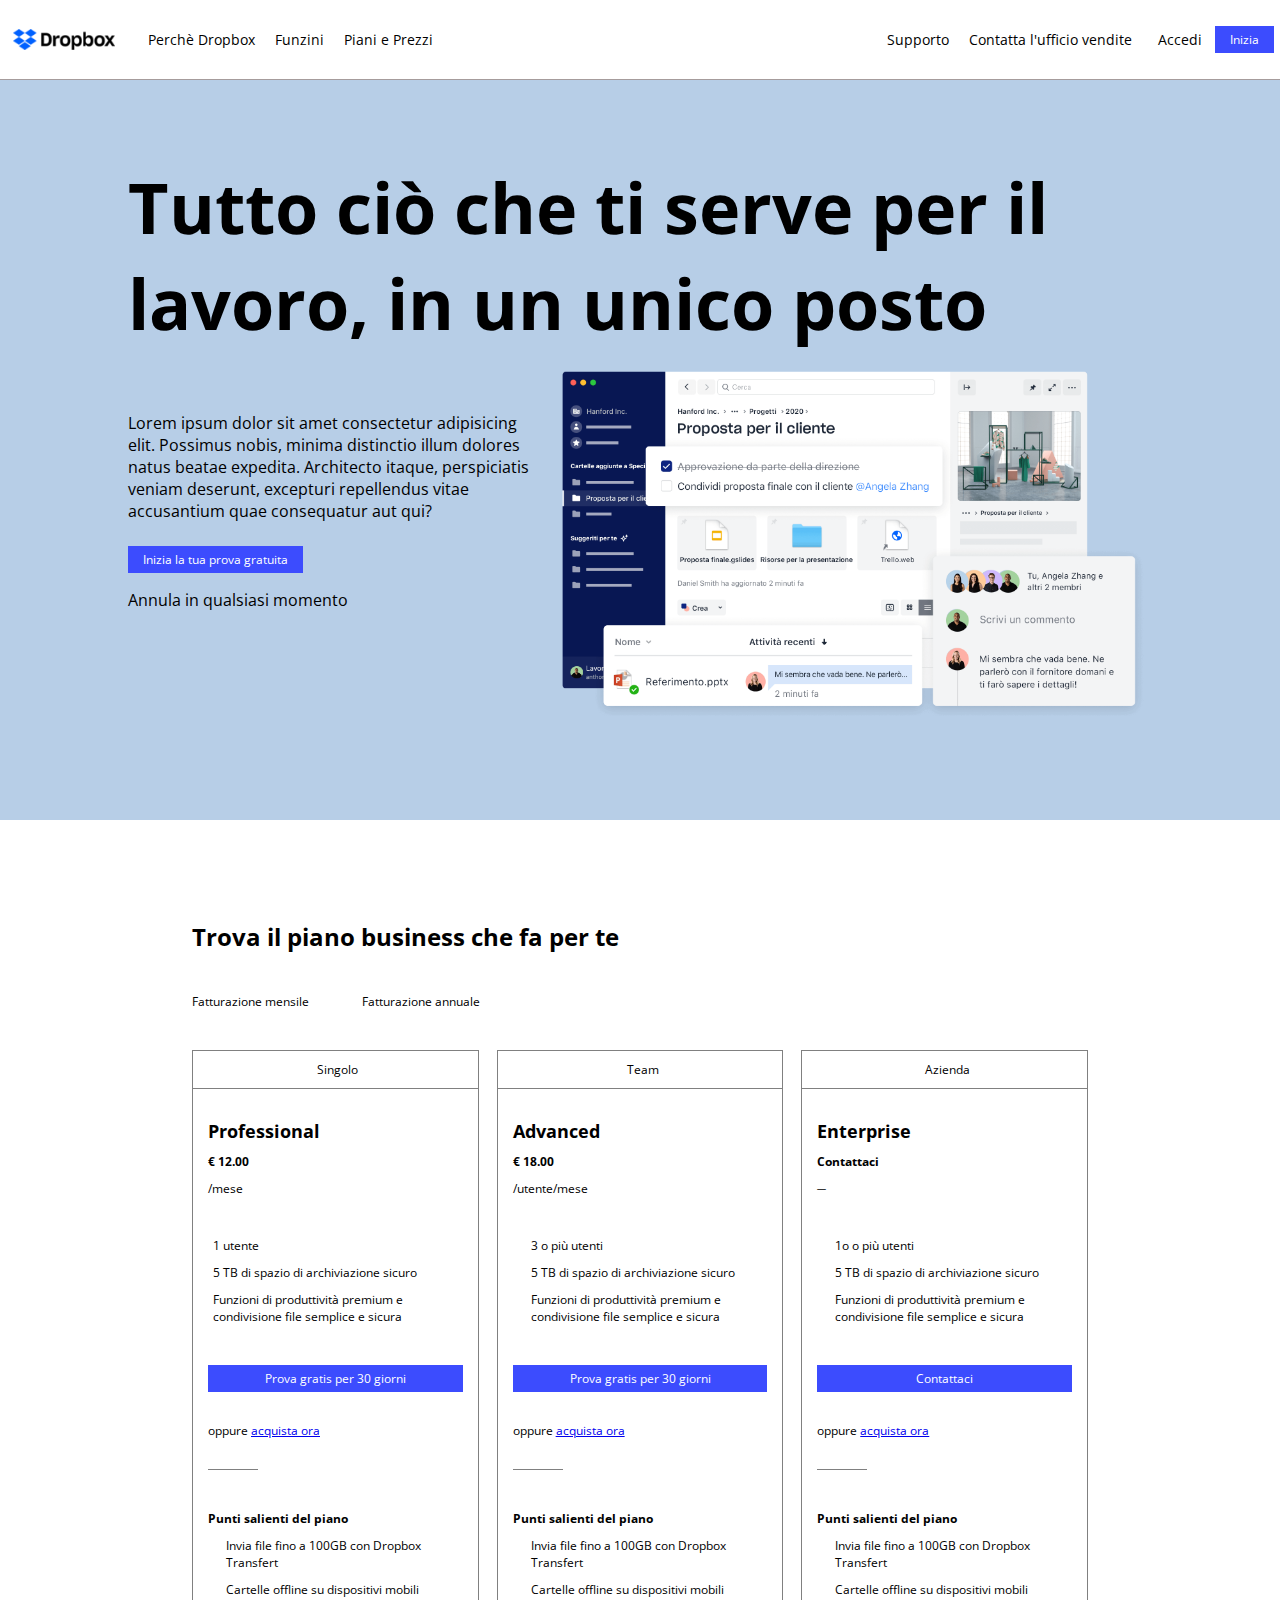
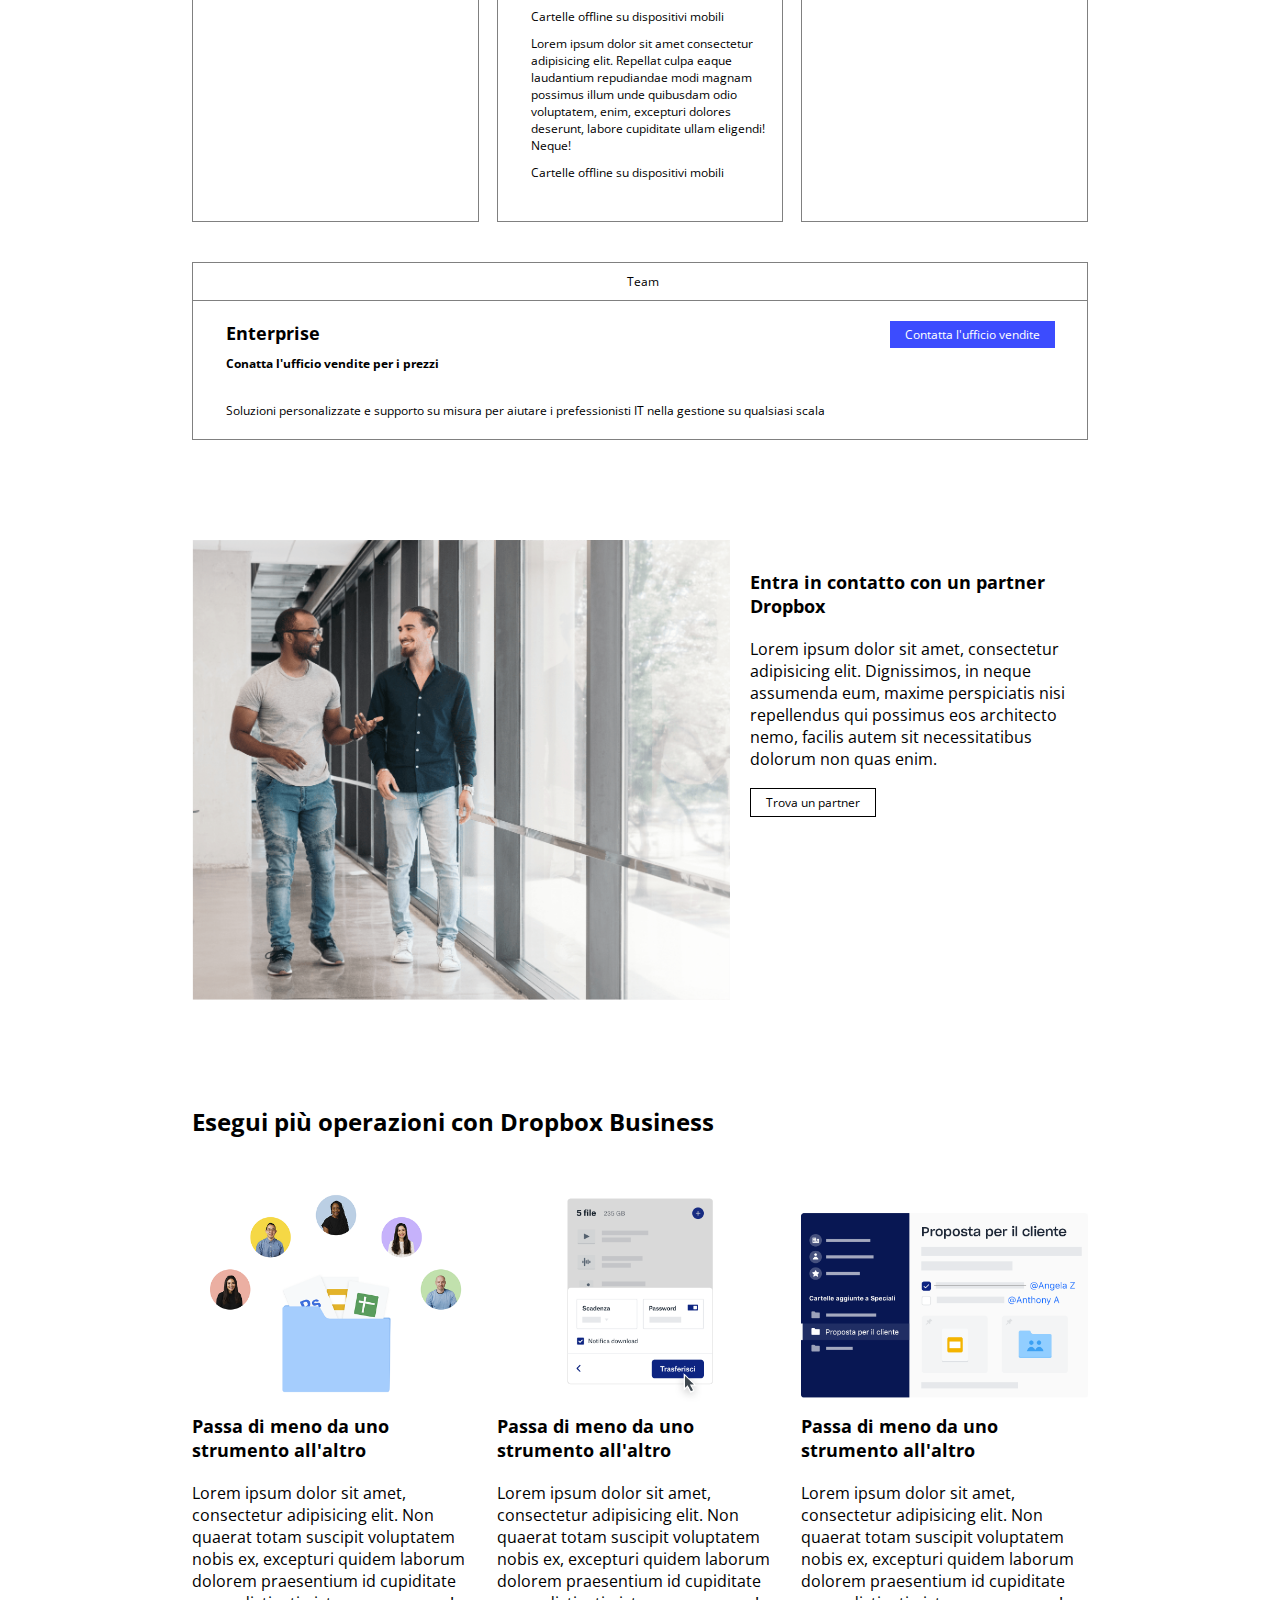
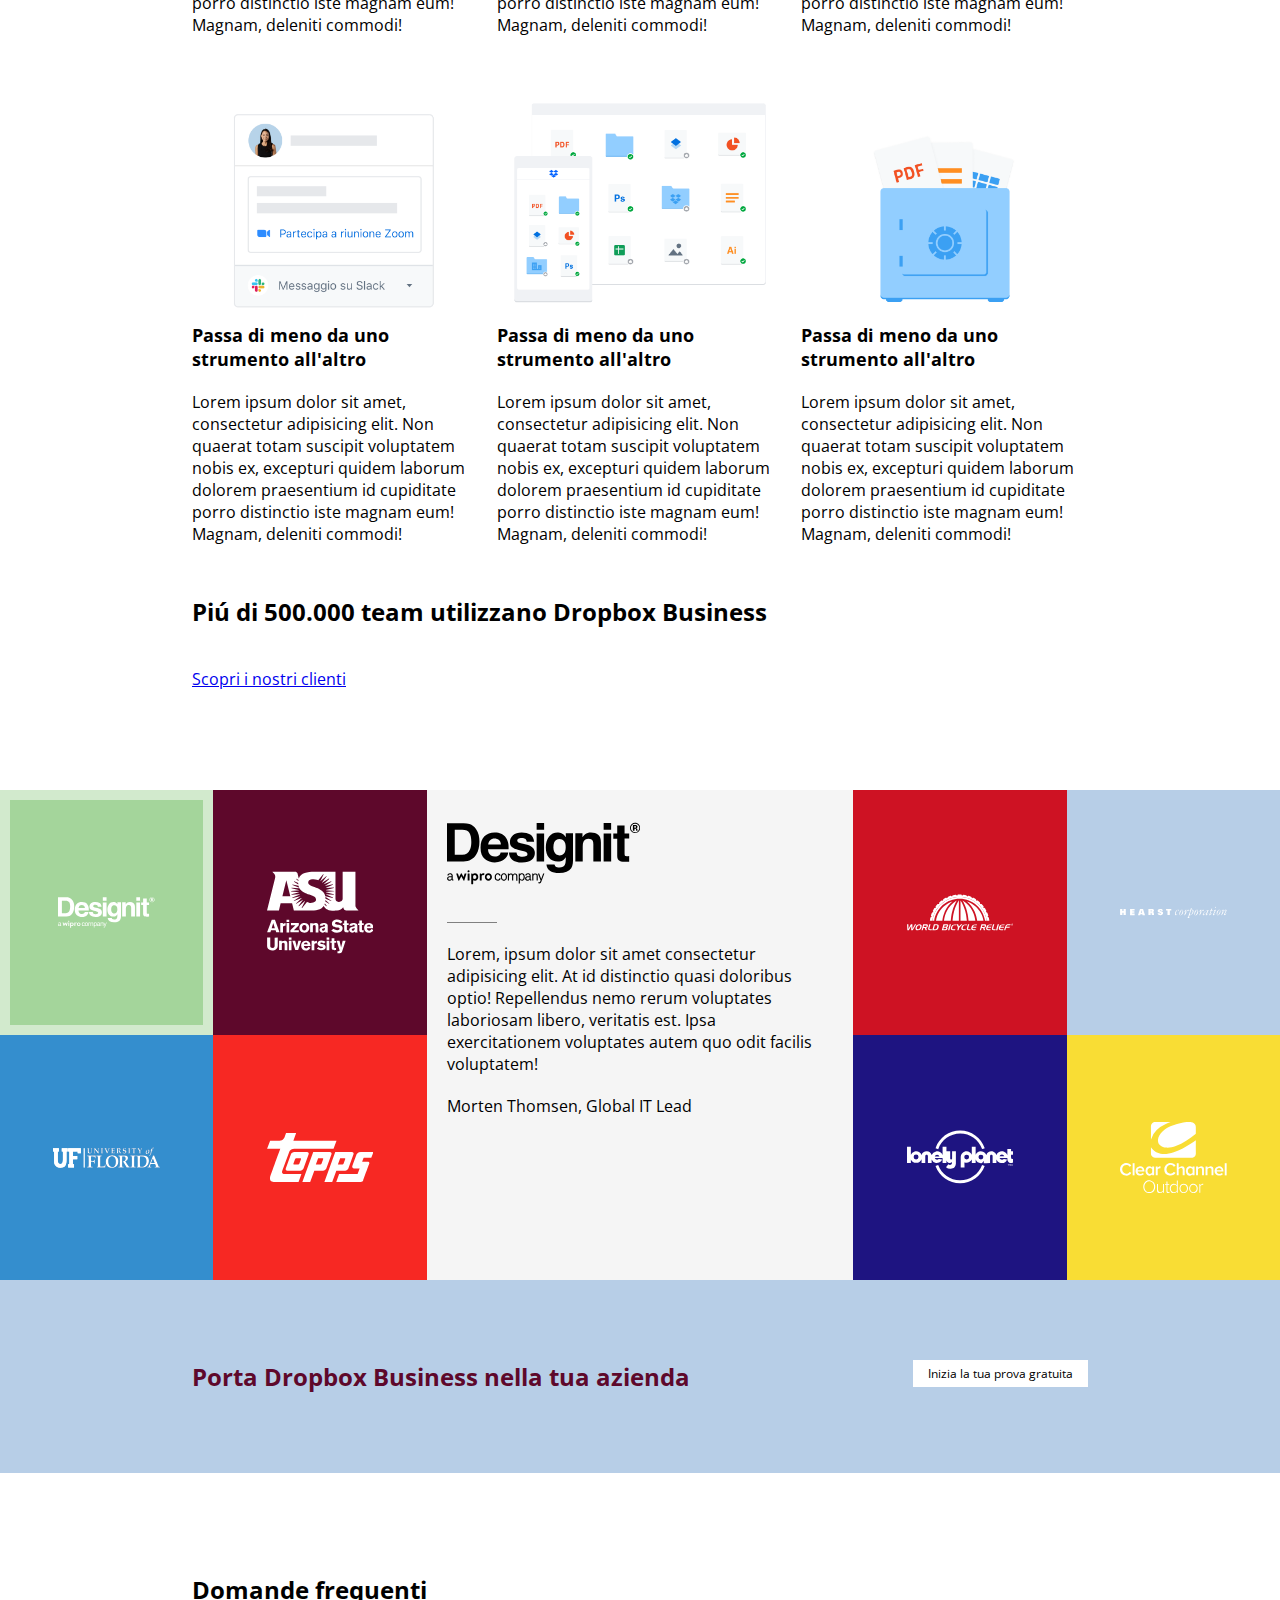
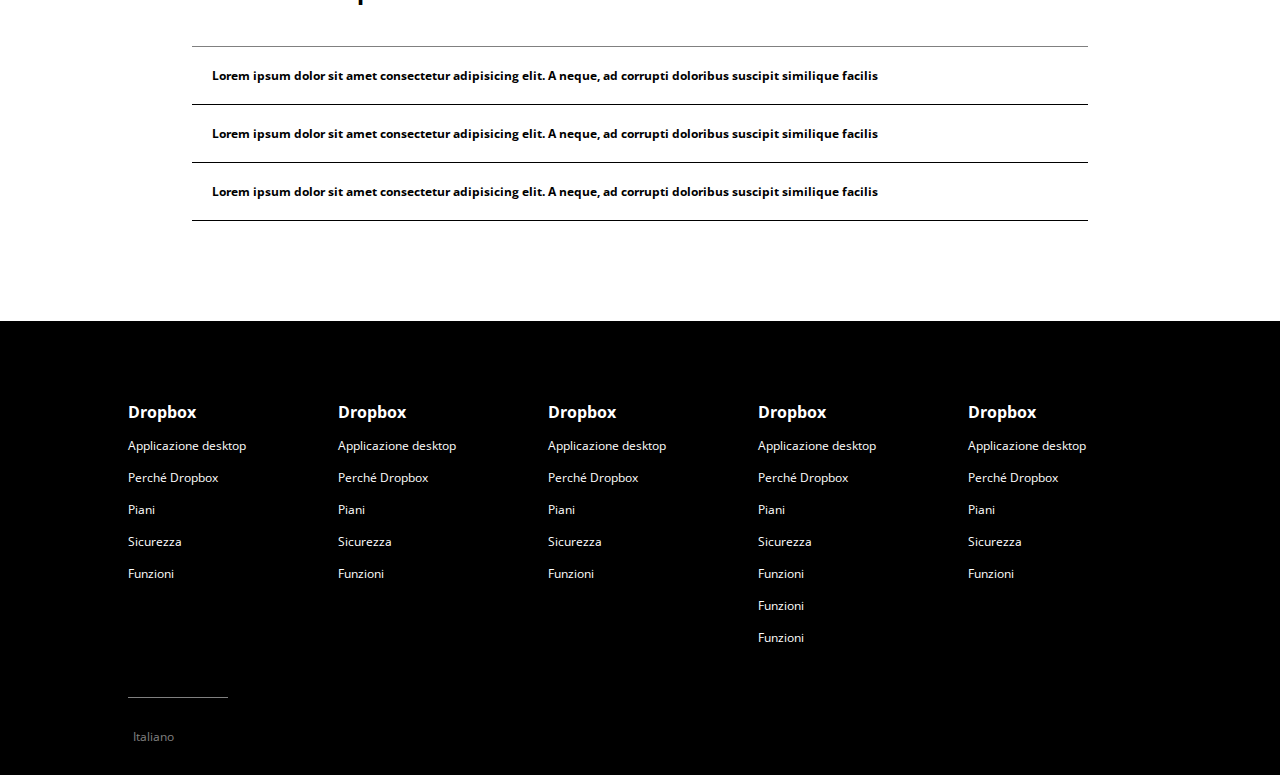
<file: index.html>
<!DOCTYPE html>
<html lang="en">
<head>
    <meta charset="UTF-8">
    <meta name="viewport" content="width=device-width, initial-scale=1.0">
    <title>Dropbox</title>

    <!-- Google font -->
    <link rel="preconnect" href="https://fonts.googleapis.com">
    <link rel="preconnect" href="https://fonts.gstatic.com" crossorigin>
    <link href="https://fonts.googleapis.com/css2?family=Open+Sans:ital,wght@0,300..800;1,300..800&display=swap" rel="stylesheet">

    <!-- Font awesome -->
    <link rel="stylesheet" href="https://cdnjs.cloudflare.com/ajax/libs/font-awesome/6.5.2/css/all.min.css"
    integrity="sha512-SnH5WK+bZxgPHs44uWIX+LLJAJ9/2PkPKZ5QiAj6Ta86w+fsb2TkcmfRyVX3pBnMFcV7oQPJkl9QevSCWr3W6A=="
    crossorigin="anonymous" referrerpolicy="no-referrer" />

    <!-- link css -->
    <link rel="stylesheet" href="css/style.css">
</head>

<body>

    <!-- sezione header -->
    <header>
        <!-- manu fisso -->
        <section class="menu-nav">
            <!-- logo -->
            <div class="logo">
                <img src="img/logo-small.png" alt="">
            </div>

            <!-- menu di navigazione -->
            <div class="link-nav">
                <!-- sinistro-->
                <nav>
                    <ul>
                        <li>
                            <a href="#">Perchè Dropbox</a>
                        </li>
                        <li>
                            <a href="#">Funzini</a>
                        </li>
                        <li>
                            <a href="#">Piani e Prezzi</a>
                        </li>
                    </ul>
                </nav>

                <!-- destro-->
                <nav class="right">
                    <ul>
                        <li>
                            <a href="#">Supporto</a>
                        </li>

                        <li>
                            <a href="#">Contatta l'ufficio vendite</a>
                        </li>
                    </ul>
                </nav>
            </div>

            <!-- tasti Accedi ed Inizia -->
            <div class="login">
                <!-- accedi -->
                <div>
                    <a href="#">Accedi</a>
                </div>

                <!-- inizia -->
                <div class="button">
                    Inizia
                </div>
            </div>
        </section>

        <!-- Jumbo -->
        <section class="jumbo">
            <!-- contenitore -->
            <div>
                <!-- titolo -->
                <h1>Tutto ciò che ti serve per il lavoro, in un unico posto</h1>

                <!-- contenitore flex con testo e immagine -->
                <div class="info-jumbo">
                    <!-- testo -->
                    <div class="text-jumbo">
                        <p>Lorem ipsum dolor sit amet consectetur adipisicing elit. Possimus nobis, minima distinctio illum dolores natus beatae expedita. Architecto itaque, perspiciatis veniam deserunt, excepturi repellendus vitae accusantium quae consequatur aut qui?</p>

                        <span class="button">
                            Inizia la tua prova gratuita
                        </span>

                        <span class="stand-alone">Annula in qualsiasi momento</span>

                        <a href="#business-plan"><i class="fa-solid fa-arrow-down"></i></a>

                    </div>

                    <!-- immagine -->
                    <div class="img-jumbo">
                        <img src="img/jumbo.png" alt="Coa puoi fare con dropbox">
                    </div>
                </div>
            </div>
        </section>
    </header>

    <!-- sezione main -->
    <main>
        <!-- contenitore generale -->
        <div class="container">
            
            <!-- SEZIONE PIANI BUSINESS -->
            <section id="business-plan">
                <h2>Trova il piano business che fa per te</h2>

                <!-- simulazione radio button -->
                <div class="radio-button">
                    <i class="fa-solid fa-circle-dot"></i><span>Fatturazione mensile</span>
                    <i class="fa-regular fa-circle"></i> <span>Fatturazione annuale</span>
                </div>

                <!-- cards -->
                <div id="card-container">

                    <!-- card singola -->
                    <div class="card">
                        <!-- titolo card -->
                        <div class="card-title">
                            <i class="fa-solid fa-user"></i>Singolo
                        </div>

                        <!-- informazioni card -->
                        <div class="card-info">

                            <!-- informazioni di costo -->
                            <div class="title-cost">
                                <h3>Professional</h3>
                                <span><strong>&euro; 12.00</strong></span>
                                <span>&sol;mese</span>
                            </div>

                            <!-- lista delle funzionalità -->
                            <ul class="change-icon-list">
                                <li>
                                    <i class="fa-solid fa-user"></i>
                                    <div>1 utente</div>
                                </li>

                                <li>
                                    <i class="fa-solid fa-folder"></i>
                                    <div>5 TB di spazio di archiviazione sicuro</div>
                                </li>

                                <li>
                                    <i class="fa-solid fa-share-nodes"></i>
                                    <div> Funzioni di produttività premium e condivisione file semplice e sicura</div>
                                </li>
                            </ul>
                            

                            <!-- prova gratuita -->
                            <div class="button card-button">Prova gratis per 30 giorni</div>

                            <div class="order-now">
                                oppure <a href="#">acquista ora</a>
                            </div>

                            <!-- linietta di stacco -->
                            <div class="break"></div>
                            
                            <!-- punti salienti del piano -->
                            <figure>
                                <figcaption><strong>Punti salienti del piano</strong></figcaption>

                                <ul class="fa-ul">
                                    <li>
                                        <span class="fa-li"><i class="fa-solid fa-check"></i></span> 
                                    Invia file fino a 100GB con Dropbox Transfert
                                    </li>

                                    <li>
                                        <span class="fa-li">
                                        <i class="fa-solid fa-check"></i></span>Cartelle offline su dispositivi mobili
                                    </li>
                                </ul>

                            </figure>
                          

                        </div>
                    </div>

                    <!-- card singola -->
                    <div class="card">
                        <!-- titolo card -->
                        <div class="card-title">
                            <i class="fa-solid fa-users"></i>Team
                        </div>

                        <!-- informazioni card -->
                        <div class="card-info">

                            <!-- informazioni di costo -->
                            <div class="title-cost">
                                <h3>Advanced</h3>
                                <span><strong>&euro; 18.00</strong></span>
                                <span>&sol;utente&sol;mese</span>
                            </div>

                            <!-- lista delle funzionalità -->
                            <figure>
                                <ul class="fa-ul">
                                    <li>
                                        <span class="fa-li"><i class="fa-solid fa-users"></i></span> 
                                        3 o più utenti
                                    </li>

                                    <li>
                                        <span class="fa-li">
                                        <i class="fa-solid fa-folder"></i></span>5 TB di spazio di archiviazione sicuro
                                    </li>

                                    <li>
                                        <span class="fa-li">
                                            <i class="fa-solid fa-share-nodes"></i></span>Funzioni di produttività premium e condivisione file semplice e sicura
                                    </li>
                                </ul>
                            </figure>


                            <div class="button card-button">Prova gratis per 30 giorni</div>

                            <div class="order-now">
                                oppure <a href="#">acquista ora</a>
                            </div>

                            <!-- linietta di stacco -->
                            <div class="break"></div>
                            
                            <figure>
                                <figcaption><strong>Punti salienti del piano</strong></figcaption>

                                <ul class="fa-ul">
                                    <li>
                                        <span class="fa-li"><i class="fa-solid fa-check"></i></span> 
                                    Invia file fino a 100GB con Dropbox Transfert
                                    </li>

                                    <li>
                                        <span class="fa-li">
                                        <i class="fa-solid fa-check"></i></span>Cartelle offline su dispositivi mobili
                                    </li>

                                    <li>
                                        <span class="fa-li">
                                        <i class="fa-solid fa-check"></i></span>Cartelle offline su dispositivi mobili
                                    </li>

                                    <li>
                                        <span class="fa-li">
                                        <i class="fa-solid fa-check"></i></span>Lorem ipsum dolor sit amet consectetur adipisicing elit. Repellat culpa eaque laudantium repudiandae modi magnam possimus illum unde quibusdam odio voluptatem, enim, excepturi dolores deserunt, labore cupiditate ullam eligendi! Neque!
                                    </li>

                                    <li>
                                        <span class="fa-li">
                                        <i class="fa-solid fa-check"></i></span>Cartelle offline su dispositivi mobili
                                    </li>
                                </ul>

                            </figure>
                          

                        </div>
                    </div>

                    
                    <div class="card">
                        <!-- titolo card -->
                        <div class="card-title">
                            <i class="fa-solid fa-building"></i>Azienda
                        </div>

                        <!-- informazioni card -->
                        <div class="card-info">

                            <!-- informazioni di costo -->
                            <div class="title-cost">
                                <h3>Enterprise</h3>
                                <span><strong>Contattaci</strong></span>
                                <span>&HorizontalLine;</span>
                            </div>

                            <!-- lista delle funzionalità -->
                            <figure>
                                <ul class="fa-ul">
                                    <li>
                                        <span class="fa-li"><i class="fa-solid fa-user"></i></span> 
                                        1o o più utenti
                                    </li>

                                    <li>
                                        <span class="fa-li">
                                        <i class="fa-solid fa-folder"></i></span>5 TB di spazio di archiviazione sicuro
                                    </li>

                                    <li>
                                        <span class="fa-li">
                                            <i class="fa-solid fa-share-nodes"></i></span>Funzioni di produttività premium e condivisione file semplice e sicura
                                    </li>
                                </ul>
                            </figure>


                            <div class="button card-button">Contattaci</div>

                            <div class="order-now">
                                oppure <a href="#">acquista ora</a>
                            </div>

                            <!-- linietta di stacco -->
                            <div class="break"></div>
                            
                            <figure>
                                <figcaption><strong>Punti salienti del piano</strong></figcaption>

                                <ul class="fa-ul">
                                    <li>
                                        <span class="fa-li"><i class="fa-solid fa-check"></i></span> 
                                    Invia file fino a 100GB con Dropbox Transfert
                                    </li>

                                    <li>
                                        <span class="fa-li">
                                        <i class="fa-solid fa-check"></i></span>Cartelle offline su dispositivi mobili
                                    </li>
                                </ul>

                            </figure>
                          

                        </div>
                    </div>

                </div>
                
                <!-- card team -->
                <div class="card-team">
                    <!-- titolo card -->
                    <div class="card-title">
                        <i class="fa-solid fa-building"></i>Team
                    </div>

                    <!-- info -->
                    <div class="card-team-info">

                        <!-- testo -->
                        <div>
                            <h3>Enterprise</h3>
                            <span><strong>Conatta l'ufficio vendite per i prezzi</strong></span>
                            <p>Soluzioni personalizzate e supporto su misura per aiutare i prefessionisti IT nella gestione su qualsiasi scala</p>
                        </div>

                        <!-- bottone -->
                  
                        <div class="button">Contatta l'ufficio vendite</div>
                       
                    </div>
                </div>
            </section>
            

            <!-- SEZIONE PARTNER -->
            <section>
               <div id="partner">
                    <!-- immagine -->
                    <div class="imagine">
                        <img src="img/partner.png" alt="">
                    </div>

                    <!-- testo -->
                    <div class="text">
                        <h3>Entra in contatto con un partner Dropbox</h3>
                        <p>Lorem ipsum dolor sit amet, consectetur adipisicing elit. Dignissimos, in neque assumenda eum, maxime perspiciatis nisi repellendus qui possimus eos architecto nemo, facilis autem sit necessitatibus dolorum non quas enim.</p>
                        <span class="button">Trova un partner</span>
                    </div>
                </div> 
            </section>
            

            <!-- SEZIONE OPERAZIONI BUSINESS -->
            <section>
                <h2>Esegui più operazioni con Dropbox Business</h2>
                <div id="container-operation">
                    <!-- colonna -->
                    <div class="card">
                        <!-- immagine -->
                        <img src="img/business-feature-switching-tools.png" alt="condivisione: cartella con 5 immagini profilo">
        
                        <!-- testo -->
                        <div>
                            <h3>Passa di meno da uno strumento all'altro</h3>
                            <p>Lorem ipsum dolor sit amet, consectetur adipisicing elit. Non quaerat totam suscipit voluptatem nobis ex, excepturi quidem laborum dolorem praesentium id cupiditate porro distinctio iste magnam eum! Magnam, deleniti commodi!</p>

                        </div>
                    </div>
                    <div class="card">
                        <!-- immagine -->
                        <img src="img/business-feature-send-files-it.png" alt="condivisione: cartella con 5 immagini profilo">
        
                        <!-- testo -->
                        <div>
                            <h3>Passa di meno da uno strumento all'altro</h3>
                            <p>Lorem ipsum dolor sit amet, consectetur adipisicing elit. Non quaerat totam suscipit voluptatem nobis ex, excepturi quidem laborum dolorem praesentium id cupiditate porro distinctio iste magnam eum! Magnam, deleniti commodi!</p>

                        </div>
                    </div>
                    <div class="card">
                        <!-- immagine -->
                        <img src="img/business-feature-coordinate-it.png" alt="condivisione: cartella con 5 immagini profilo">
        
                        <!-- testo -->
                        <div>
                            <h3>Passa di meno da uno strumento all'altro</h3>
                            <p>Lorem ipsum dolor sit amet, consectetur adipisicing elit. Non quaerat totam suscipit voluptatem nobis ex, excepturi quidem laborum dolorem praesentium id cupiditate porro distinctio iste magnam eum! Magnam, deleniti commodi!</p>

                        </div>
                    </div>
                    <div class="card">
                        <!-- immagine -->
                        <img src="img/business-feature-integrations-it.png" alt="condivisione: cartella con 5 immagini profilo">
        
                        <!-- testo -->
                        <div>
                            <h3>Passa di meno da uno strumento all'altro</h3>
                            <p>Lorem ipsum dolor sit amet, consectetur adipisicing elit. Non quaerat totam suscipit voluptatem nobis ex, excepturi quidem laborum dolorem praesentium id cupiditate porro distinctio iste magnam eum! Magnam, deleniti commodi!</p>

                        </div>
                    </div>
                    <div class="card">
                        <!-- immagine -->
                        <img src="img/business-feature-multi-device.png" alt="condivisione: cartella con 5 immagini profilo">
        
                        <!-- testo -->
                        <div>
                            <h3>Passa di meno da uno strumento all'altro</h3>
                            <p>Lorem ipsum dolor sit amet, consectetur adipisicing elit. Non quaerat totam suscipit voluptatem nobis ex, excepturi quidem laborum dolorem praesentium id cupiditate porro distinctio iste magnam eum! Magnam, deleniti commodi!</p>

                        </div>
                    </div>
                    <div class="card">
                        <!-- immagine -->
                        <img src="img/business-feature-security.png" alt="condivisione: cartella con 5 immagini profilo">
        
                        <!-- testo -->
                        <div>
                            <h3>Passa di meno da uno strumento all'altro</h3>
                            <p>Lorem ipsum dolor sit amet, consectetur adipisicing elit. Non quaerat totam suscipit voluptatem nobis ex, excepturi quidem laborum dolorem praesentium id cupiditate porro distinctio iste magnam eum! Magnam, deleniti commodi!</p>

                        </div>
                    </div>
                </div>
                
            </section>
            


            <!-- SEZIONE TEAM -->
            <section id="discover-costumer">
                <h2>Pi&uacute; di 500.000 team utilizzano Dropbox Business</h2>
                <a href="#">Scopri i nostri clienti</a>
            </section>

        </div>  

        <!-- SEZIONE TEAM 2.0 tutto schermo-->
        <section id="partners">

            <!-- colonna sinistra -->
            <div class="col-33">
                <div class="item bg-green selected">
                    <svg width="400" height="127" viewBox="0 0 400 127" xmlns="http://www.w3.org/2000/svg"><title>designit</title><g><g transform="translate(0 97.578)"><path d="M85.675 6.92c-4.014 0-7.336 3.391-7.336 7.613 0 4.221 3.253 7.612 7.336 7.612 4.014 0 7.335-3.39 7.335-7.612 0-4.222-3.252-7.613-7.335-7.613zm0 11.627c-2.076 0-3.737-1.8-3.737-4.014 0-2.215 1.66-4.014 3.737-4.014 2.076 0 3.737 1.8 3.737 4.014.069 2.214-1.661 4.014-3.737 4.014zM39.654 7.336h-2.699c-.208 0-.484.207-.554.415l-2.214 6.99-3.806-7.475a.826.826 0 0 0-.623-.346h-.277a.826.826 0 0 0-.623.346l-3.806 7.474-2.215-6.99c-.069-.207-.346-.414-.553-.414h-2.7c-.345 0-.553.276-.414.622L23.599 21.8c.069.208.346.416.553.416h.415a.826.826 0 0 0 .623-.346l4.499-8.79 4.498 8.79a.826.826 0 0 0 .623.346h.415c.208 0 .484-.208.554-.416l4.429-13.84c0-.347-.208-.623-.554-.623zm6.367 0h-2.7a.62.62 0 0 0-.622.622v13.15a.62.62 0 0 0 .623.622h2.699a.62.62 0 0 0 .623-.623V7.958a.62.62 0 0 0-.623-.622zm11.903-.416c-1.869 0-3.599.83-4.844 2.146l-.485-1.315c-.069-.208-.346-.415-.553-.415h-1.246a.62.62 0 0 0-.623.622V28.72a.62.62 0 0 0 .623.623h2.699a.62.62 0 0 0 .623-.623v-7.198c1.176.416 2.422.623 3.737.623 3.806 0 6.92-3.39 6.92-7.612.07-4.222-3.045-7.613-6.851-7.613zm-.761 11.627c-1.108 0-2.215-.277-3.045-.83v-5.468a3.521 3.521 0 0 1 3.045-1.8c2.007 0 3.667 1.8 3.667 4.015 0 2.283-1.66 4.083-3.667 4.083zM74.879 6.92c-2.63 0-4.152 2.146-4.152 2.146l-.485-1.315c-.069-.208-.346-.415-.553-.415h-1.246a.62.62 0 0 0-.623.622v13.15a.62.62 0 0 0 .623.622h2.699a.62.62 0 0 0 .623-.623v-9.204c1.591-1.938 3.598-1.315 4.014-1.107.415.138.692-.07.83-.346.138-.277.692-1.661.969-2.146.207-.484-.139-1.384-2.7-1.384zM45.19.554c-1.176-.346-2.353.415-2.699 1.591-.346 1.177.416 2.422 1.523 2.7 1.176.345 2.353-.416 2.699-1.592.346-1.177-.346-2.353-1.523-2.7z"/><path d="M13.287 21.66a3.373 3.373 0 0 1-.761.278c-.277.069-.484.069-.83.069-.623 0-1.177-.208-1.523-.623a2.418 2.418 0 0 1-.554-1.522H9.55a4.54 4.54 0 0 1-1.868 1.73c-.83.415-1.73.623-2.769.623-.83 0-1.522-.139-2.145-.416-.623-.277-.969-.623-1.384-1.038-.415-.415-.692-.9-.9-1.453a4.29 4.29 0 0 1-.276-1.592c0-.484.069-.969.207-1.453.139-.484.415-.969.83-1.384.416-.415.9-.761 1.523-1.107.623-.277 1.453-.485 2.422-.554l4.291-.277v-1.038c0-.346-.07-.761-.138-1.107a1.64 1.64 0 0 0-.623-1.038c-.277-.208-.554-.415-.9-.554-.346-.138-.83-.207-1.453-.207-.623 0-1.177.069-1.592.207-.415.139-.761.346-.969.623-.484.484-.692 1.038-.692 1.73H.83c0-.692.139-1.246.346-1.73.208-.484.485-.9.9-1.315a5.08 5.08 0 0 1 1.869-1.176 7.239 7.239 0 0 1 2.491-.416c1.384 0 2.491.277 3.322.762.83.553 1.384 1.176 1.73 2.007.277.692.415 1.384.415 2.214v6.99c0 .346.07.623.208.761a.786.786 0 0 0 .553.208h.416l.207-.07v1.869zM9.55 14.81l-3.806.207c-.346 0-.692.07-1.107.208-.346.138-.692.277-1.038.484a3.966 3.966 0 0 0-.762.762c-.207.346-.276.692-.276 1.176 0 .623.207 1.246.622 1.73.416.485 1.177.761 2.146.761a4.29 4.29 0 0 0 1.591-.276c.485-.208.97-.485 1.315-.9.416-.415.762-.969.9-1.523.208-.553.277-1.176.277-1.73v-.9h.138zm101.315 2.145c-.07.761-.208 1.453-.484 2.076a6.31 6.31 0 0 1-1.177 1.592c-.484.484-1.107.9-1.8 1.176-.691.277-1.452.416-2.352.416-1.315 0-2.353-.277-3.183-.762-.83-.553-1.523-1.176-2.007-1.937a7.212 7.212 0 0 1-.9-2.077c-.208-.83-.277-1.73-.277-2.837 0-1.107.07-2.007.277-2.837.208-.83.484-1.454.9-2.076.484-.762 1.176-1.385 2.007-1.938.83-.554 1.868-.761 3.183-.761.83 0 1.592.138 2.284.415.692.277 1.245.623 1.73 1.107a6.31 6.31 0 0 1 1.176 1.592c.277.623.485 1.315.554 2.076h-2.422c-.07-.484-.208-.9-.346-1.315-.208-.346-.416-.692-.692-.969a2.606 2.606 0 0 0-1.038-.623 4.03 4.03 0 0 0-1.315-.207c-.554 0-1.038.069-1.384.277-.416.207-.762.415-1.038.692a3.428 3.428 0 0 0-1.108 1.937c-.207.83-.277 1.661-.277 2.56 0 .9.07 1.731.277 2.561.208.83.554 1.454 1.108 1.938.346.277.692.485 1.038.692.415.208.83.277 1.384.277.484 0 .969-.07 1.384-.277.415-.207.761-.415 1.038-.692.277-.277.484-.553.623-.9.138-.346.276-.76.346-1.245h2.491v.069zm13.149-2.353c0 1.107-.139 2.215-.415 3.183-.277 1.039-.83 1.869-1.592 2.7-.554.484-1.177.9-1.869 1.245a6.56 6.56 0 0 1-2.422.485c-.9 0-1.73-.139-2.422-.485a5.53 5.53 0 0 1-1.868-1.246c-.762-.76-1.315-1.66-1.592-2.699a12.173 12.173 0 0 1-.415-3.183c0-1.107.138-2.214.415-3.183.277-1.038.83-1.869 1.592-2.7a8.793 8.793 0 0 1 1.868-1.245 6.56 6.56 0 0 1 2.422-.484c.9 0 1.73.138 2.422.484a5.53 5.53 0 0 1 1.869 1.246c.761.761 1.315 1.66 1.592 2.699.276.969.415 2.007.415 3.183zm-2.422 0c0-.83-.07-1.66-.277-2.491a4.625 4.625 0 0 0-1.038-2.007c-.277-.277-.692-.554-1.107-.761-.416-.208-.9-.277-1.454-.277-.553 0-1.038.069-1.453.277-.415.207-.761.415-1.107.76a4.625 4.625 0 0 0-1.038 2.008c-.208.83-.277 1.591-.277 2.491 0 .83.069 1.661.277 2.491.207.83.553 1.454 1.038 2.007.277.277.692.554 1.107.762.415.207.9.276 1.453.276.554 0 1.038-.069 1.454-.276.415-.208.76-.416 1.107-.762a4.625 4.625 0 0 0 1.038-2.007c.207-.83.277-1.66.277-2.49zm21.66 7.197v-9.135c0-.484-.069-.968-.138-1.384-.069-.415-.277-.761-.484-1.038-.208-.277-.485-.553-.9-.692a3.765 3.765 0 0 0-1.384-.277c-.415 0-.83.07-1.176.277-.346.139-.692.415-.97.692a3.529 3.529 0 0 0-.968 1.8 10.745 10.745 0 0 0-.208 2.145v7.682h-2.422v-9.135c0-.485-.07-.97-.138-1.385-.07-.415-.208-.76-.485-1.038-.207-.276-.484-.553-.9-.692a3.765 3.765 0 0 0-1.383-.276 3.15 3.15 0 0 0-1.385.346c-.415.207-.76.553-1.038.9a4.396 4.396 0 0 0-.76 1.73 9.734 9.734 0 0 0-.209 1.937v7.682h-2.352V7.543h2.076l.207 2.076c.346-.83.9-1.453 1.661-1.799.761-.415 1.523-.623 2.353-.623 1.038 0 1.938.208 2.7.692a4.589 4.589 0 0 1 1.59 2.007c.208-.484.416-.83.762-1.176.277-.346.692-.623 1.038-.83.415-.208.83-.416 1.246-.485.415-.139.9-.139 1.315-.139 1.591 0 2.837.485 3.598 1.454.762.969 1.177 2.214 1.177 3.875v9.481h-2.422V21.8zm17.717-7.197a10.99 10.99 0 0 1-.554 3.46c-.346 1.038-.9 1.938-1.591 2.63a6.738 6.738 0 0 1-1.661 1.038c-.623.277-1.384.415-2.215.415-.415 0-.761-.069-1.176-.138-.416-.07-.762-.208-1.177-.415-.346-.139-.692-.416-1.038-.623-.277-.277-.554-.554-.761-.9v7.82h-2.422V7.336h2.076l.138 1.868c.415-.692 1.038-1.246 1.8-1.66.83-.416 1.591-.554 2.422-.554.9 0 1.66.138 2.353.415.692.277 1.245.692 1.73 1.176.692.692 1.176 1.592 1.522 2.63.346 1.038.554 2.145.554 3.391zm-2.422 0c0-.692-.07-1.315-.208-2.007a7.905 7.905 0 0 0-.623-1.8c-.277-.553-.692-.968-1.245-1.314-.554-.346-1.177-.484-1.938-.484-.554 0-.969.069-1.315.276-.346.208-.692.416-.969.692-.623.554-1.038 1.177-1.246 2.007-.207.83-.346 1.661-.346 2.56 0 .9.139 1.8.346 2.561.208.83.623 1.454 1.246 2.007.277.277.623.485.969.692.346.208.83.277 1.315.277.761 0 1.453-.138 1.938-.484.553-.346.968-.761 1.245-1.246a6.889 6.889 0 0 0 .623-1.8 8.754 8.754 0 0 0 .208-1.937zm16.193 7.059a3.373 3.373 0 0 1-.76.277c-.278.069-.485.069-.831.069-.623 0-1.177-.208-1.523-.623a2.418 2.418 0 0 1-.553-1.522h-.07a4.54 4.54 0 0 1-1.868 1.73c-.83.415-1.73.623-2.768.623-.83 0-1.523-.139-2.146-.416a4.93 4.93 0 0 1-1.522-1.038c-.415-.415-.692-.9-.9-1.453a4.29 4.29 0 0 1-.277-1.592c0-.484.07-.969.208-1.453.139-.484.415-.969.83-1.384.416-.415.9-.761 1.523-1.107.623-.277 1.453-.485 2.422-.554l4.29-.277v-1.038c0-.346-.068-.761-.138-1.107a1.64 1.64 0 0 0-.622-1.038c-.277-.208-.554-.415-.9-.554-.346-.138-.83-.207-1.453-.207-.623 0-1.177.069-1.592.207-.415.139-.761.346-.969.623-.484.484-.692 1.038-.692 1.73h-2.353c0-.692.139-1.246.346-1.73.208-.484.485-.9.9-1.315a5.08 5.08 0 0 1 1.868-1.176 7.239 7.239 0 0 1 2.492-.416c1.384 0 2.491.277 3.321.762.83.553 1.385 1.176 1.73 2.007.277.692.416 1.384.416 2.214v6.99c0 .346.069.623.207.761a.786.786 0 0 0 .554.208h.415l.208-.07v1.869h.207zm-3.737-6.851l-3.806.207c-.346 0-.692.07-1.107.208-.346.138-.692.277-1.038.484a3.966 3.966 0 0 0-.761.762c-.208.346-.277.692-.277 1.176 0 .623.207 1.246.623 1.73.415.485 1.176.761 2.145.761a4.29 4.29 0 0 0 1.592-.276c.484-.208.969-.485 1.315-.9.415-.415.76-.969.9-1.523.207-.553.276-1.176.276-1.73v-.9h.138zm14.395 6.99v-9.136c0-1.107-.208-1.937-.692-2.56-.485-.623-1.246-.9-2.422-.9-.692 0-1.315.208-1.8.623a4.001 4.001 0 0 0-1.245 1.592 3.831 3.831 0 0 0-.415 1.799c-.07.692-.07 1.315-.07 1.869v6.712h-2.422V7.405h2.076l.208 2.145c.208-.415.415-.761.761-1.107.346-.346.692-.554 1.038-.761.415-.208.83-.346 1.246-.485.415-.138.83-.138 1.246-.138 1.66 0 2.837.484 3.667 1.384.83.9 1.246 2.214 1.246 3.875V21.8h-2.422zm9.55 2.906c-.346.9-.83 1.66-1.384 2.214-.554.554-1.384.83-2.491.83-.623 0-1.108-.068-1.454-.138-.346-.069-.622-.138-.692-.207V25.26c.139.069.346.069.485.138.138.07.346.07.553.07h.692a2.65 2.65 0 0 0 1.315-.347c.346-.208.623-.554.83-1.107l.9-2.422-5.674-14.395h2.699l4.221 11.35 4.014-11.35h2.491l-6.505 17.509z"/></g><path d="M16.055 14.533v51.765H31.42c7.82 0 13.287-3.876 16.401-11.558 1.661-4.221 2.491-9.273 2.491-15.155 0-8.097-1.245-14.256-3.806-18.616-2.56-4.29-7.543-6.436-15.086-6.436H16.055zM46.436 2.56C52.042 4.36 56.54 7.75 59.931 12.595a35.985 35.985 0 0 1 5.675 12.803c.968 4.567 1.522 8.927 1.522 13.149 0 10.519-2.145 19.446-6.367 26.713-5.744 9.896-14.602 14.81-26.574 14.81H0V.83h34.187c4.913.07 8.996.623 12.249 1.73zm42.837 33.287c-2.145 2.145-3.53 5.12-4.083 8.858h26.298c-.277-3.945-1.661-6.99-4.083-9.066-2.422-2.076-5.467-3.114-9.066-3.114-3.875.07-6.92 1.107-9.066 3.322M112.18 22.56c4.083 1.799 7.474 4.705 10.104 8.65 2.422 3.46 3.944 7.543 4.636 12.11.416 2.7.623 6.506.485 11.627h-42.56c.276 5.952 2.283 10.035 6.09 12.457 2.352 1.453 5.12 2.214 8.373 2.214 3.46 0 6.298-.83 8.512-2.63 1.8-1.522 2.215-2.283 3.114-5.536h15.64c-.415 5.052-2.283 8.512-5.674 12.111-5.26 5.675-12.526 8.512-22.007 8.512-7.751 0-14.672-2.422-20.554-7.197-5.951-4.775-8.927-12.664-8.927-23.46 0-10.173 2.63-17.924 8.027-23.391 5.398-5.398 12.388-8.097 20.9-8.097 5.121-.139 9.758.83 13.84 2.63m31.696 38.823c.346 2.699 1.038 4.637 2.077 5.813 1.937 2.007 5.467 3.045 10.588 3.045 3.045 0 5.398-.415 7.197-1.315 1.8-.9 2.699-2.214 2.699-4.014 0-1.73-.692-3.044-2.145-3.944-1.454-.9-6.782-2.422-15.987-4.637-6.643-1.66-11.349-3.737-14.048-6.159-2.768-2.422-4.083-5.952-4.083-10.519 0-5.398 2.145-10.035 6.367-13.98 4.221-3.875 10.242-5.812 17.924-5.812 7.266 0 13.218 1.453 17.854 4.36 4.637 2.906 7.267 7.958 7.959 15.155h-15.294c-.208-1.938-.762-3.53-1.661-4.706-1.73-2.076-4.568-3.114-8.65-3.114-3.323 0-5.745.485-7.198 1.592-1.384 1.038-2.145 2.214-2.145 3.668 0 1.799.761 3.045 2.283 3.806 1.523.83 6.852 2.214 15.987 4.221 6.09 1.454 10.726 3.599 13.702 6.505 3.045 2.907 4.498 6.575 4.498 11.004 0 5.813-2.145 10.519-6.436 14.187-4.36 3.668-11.003 5.467-20.069 5.467-9.204 0-15.986-1.938-20.415-5.813-4.36-3.876-6.575-8.858-6.575-14.81h15.571zm98.063 2.076c2.422-2.699 3.668-6.99 3.668-12.941 0-5.536-1.177-9.827-3.53-12.734-2.353-2.906-5.398-4.36-9.342-4.36-5.33 0-8.997 2.492-11.004 7.544-1.038 2.699-1.592 6.02-1.592 9.965 0 3.391.554 6.436 1.73 9.135 2.007 4.914 5.744 7.405 11.073 7.405 3.53.07 6.505-1.315 8.997-4.014m-5.19-42.076c3.736 1.523 6.712 4.36 8.996 8.443v-8.443h15.017v55.571c0 7.543-1.245 13.287-3.806 17.093-4.36 6.644-12.734 9.897-25.121 9.897-7.474 0-13.564-1.454-18.27-4.43-4.706-2.906-7.336-7.335-7.82-13.148h16.678c.415 1.8 1.107 3.045 2.076 3.875 1.661 1.384 4.43 2.076 8.305 2.076 5.467 0 9.204-1.868 11.072-5.536 1.246-2.353 1.869-6.298 1.869-11.834v-3.737c-1.453 2.491-3.045 4.36-4.775 5.606-3.045 2.353-6.99 3.46-11.834 3.46-7.543 0-13.495-2.63-17.993-7.89-4.498-5.259-6.713-12.456-6.713-21.453 0-8.72 2.145-15.986 6.505-21.937 4.29-5.952 10.45-8.859 18.34-8.859 2.768-.069 5.328.416 7.473 1.246m75.987 3.46c3.806 3.184 5.744 8.443 5.744 15.779V80h-15.71V44.43c0-3.046-.415-5.468-1.246-7.06-1.522-2.976-4.36-4.498-8.58-4.498-5.191 0-8.651 2.145-10.59 6.574-1.037 2.353-1.522 5.33-1.522 8.928v31.695h-15.294V21.522h14.74v8.582c1.939-3.045 3.807-5.19 5.537-6.505 3.114-2.353 7.128-3.53 11.972-3.53 6.229 0 11.142 1.592 14.949 4.775m11.349-2.837h15.571V80h-15.571V22.007zm15.502-7.474h-15.502V.415h15.502v14.118zm-154.118 7.474h15.502V80h-15.502V22.007zm15.502-7.474h-15.502V.415h15.502v14.118zm143.114 18.2V22.008h8.097V5.467h15.225v16.47h9.55v10.727h-9.55v31.073c0 2.422.346 3.875.9 4.498.622.623 2.49.9 5.605.9.484 0 .969 0 1.453-.07.485 0 1.038-.068 1.523-.138v11.488l-7.267.346c-7.266.208-12.18-.969-14.81-3.806-1.73-1.73-2.63-4.429-2.63-8.166V32.734h-8.096zm46.09-25.743c-.415-.139-1.038-.208-1.8-.208h-.691v3.391h1.176c.692 0 1.246-.138 1.661-.415.415-.277.623-.761.623-1.384 0-.692-.346-1.177-.969-1.384zm-5.536 9.342V4.706H390.31c.97.07 1.661.277 2.284.623 1.038.553 1.592 1.453 1.592 2.768 0 .969-.277 1.66-.83 2.076-.554.484-1.246.692-2.008.83.693.139 1.315.346 1.661.693.692.553 1.038 1.453 1.038 2.63v1.037c0 .07 0 .208.07.346 0 .139 0 .208.069.346l.138.346h-2.906c-.07-.346-.139-.9-.208-1.591 0-.692-.07-1.177-.208-1.454a1.248 1.248 0 0 0-.83-.83c-.277-.138-.554-.208-1.038-.208l-.623-.069h-.623v4.083h-3.252zM383.045 4.43c-1.66 1.73-2.491 3.737-2.491 6.09 0 2.422.83 4.498 2.56 6.228 1.661 1.73 3.737 2.561 6.09 2.561 2.422 0 4.43-.9 6.09-2.56 1.661-1.73 2.56-3.807 2.56-6.16s-.83-4.36-2.49-6.09c-1.662-1.73-3.738-2.63-6.16-2.63-2.422-.069-4.429.762-6.159 2.561zm13.495 13.633c-2.007 2.007-4.498 2.976-7.336 2.976-2.976 0-5.467-1.038-7.474-3.045-2.007-2.007-3.045-4.498-3.045-7.474 0-3.045 1.107-5.606 3.253-7.612 2.076-1.938 4.498-2.838 7.197-2.838 2.907 0 5.329 1.038 7.405 3.114 2.007 2.007 3.114 4.499 3.114 7.405.07 2.907-.969 5.398-3.114 7.474z"/></g></svg>

                </div>

                <div class="item bg-bordeaux">
                    <svg width="398" height="305" viewBox="0 0 398 305" xmlns="http://www.w3.org/2000/svg"><title>asu_university_vert_rgb</title><g transform="translate(-1 -1)"><g transform="translate(0 179.31)"><path d="M30.62 1.655l17.104 46.62H35.31l-2.207-7.447H16l-2.207 7.448H1.38l17.38-46.62H30.62zm-6.344 11.31c-.552 2.483-1.38 4.966-1.931 7.173-1.104 3.586-2.759 9.103-3.862 12.414h11.862l-6.07-19.586zm36.138 4.414c2.207-1.93 4.69-3.31 9.93-3.862v9.104l-3.31.551c-4.965.828-6.344 1.656-6.344 6.07v19.586H50.483V13.793h9.93v3.586zM73.93 1.655h9.931v8h-9.931v-8zm0 12.138h9.931v34.759h-9.931V13.793z"/><path d="M90.2068966 13.7931034L119.724138 13.7931034 119.724138 21.5172414 101.241379 40.2758621 119.724138 40.2758621 119.724138 48.2758621 88.2758621 48.2758621 88.2758621 40.5517241 107.034483 21.5172414 90.4827586 21.5172414 90.4827586 13.7931034z"/><path d="M158.897 31.172c0 8.828-4.966 18.207-18.483 18.207-9.655 0-18.483-5.517-18.483-18.207 0-10.482 6.62-19.034 19.862-18.206 13.793.551 17.104 11.862 17.104 18.206zm-25.38-6.896c-1.38 1.93-1.655 4.414-1.655 6.62 0 5.518 2.759 10.207 8.276 10.207 5.517 0 8.276-4.413 8.276-9.93 0-3.863-.828-6.897-2.759-8.552-2.207-1.931-4.414-1.931-6.069-1.931-2.758.551-4.69 1.379-6.069 3.586zm38.897-7.173c1.103-1.103 1.655-1.93 3.31-2.758 1.655-.552 3.862-1.38 6.345-1.38 1.931 0 4.414.276 6.069 1.38 3.586 1.93 4.69 4.965 4.69 10.483v23.724H182.62V28.966c0-3.035 0-4.138-.552-5.242-.828-1.93-2.483-2.758-4.69-2.758-5.241 0-5.241 4.413-5.241 8.551v18.759H161.93V14.069h10.207l.276 3.034zm25.655 6.621c.276-2.483.552-5.241 3.586-7.724 3.31-2.483 7.173-3.034 11.31-3.034 4.138 0 14.621 1.103 14.621 9.93v20.138c0 3.587.276 4.138 1.104 5.518h-9.931v-3.31c-2.483 1.93-5.518 4.137-10.483 4.137-8 0-11.31-5.793-11.31-10.482 0-5.518 4.413-8.828 7.172-9.931 2.759-1.104 9.38-2.483 13.517-3.31v-1.932c0-1.655-.276-4.138-3.862-4.138-4.414 0-4.965 2.759-5.241 4.138h-10.483zm12.69 10.483c-1.656.552-4.414 1.655-4.414 4.414 0 1.655 1.38 3.586 3.862 3.586 1.38 0 2.483-.552 3.586-1.104 3.31-2.206 3.586-5.24 3.586-8.827l-6.62 1.93zm39.172.276c1.103 1.38 2.207 2.483 4.414 3.586 3.034 1.655 6.345 2.207 9.103 2.207 4.69 0 8.552-2.207 8.552-5.517 0-3.587-4.69-4.414-8.276-4.69-2.483-.276-5.241-.552-7.724-1.103-2.759-.552-12.69-2.76-12.69-12.69C243.31 4.138 254.07.552 262.07.552c10.759 0 16.552 5.241 20.69 8.827l-8.552 6.07c-1.38-1.38-2.759-2.76-4.69-3.863-1.655-.827-4.69-1.93-7.724-1.93-4.69 0-6.896 2.758-6.896 4.965 0 3.586 3.862 4.138 6.069 4.413 4.965.552 11.586 1.932 14.344 2.76 5.242 1.93 8 6.068 8 11.585 0 3.31-1.379 7.173-3.586 9.931-4.138 4.966-11.034 6.345-17.655 6.345-13.241 0-18.483-6.069-21.241-9.38l9.103-5.792zm38.897-30.62h10.206V14.62h6.621v6.345h-6.62v15.448c0 2.207 0 3.862 2.758 3.862h3.586v8c-2.207.276-3.586.552-5.241.552-3.586 0-7.448-.276-9.655-3.31-1.38-1.932-1.38-4.415-1.38-7.725V21.241h-4.965v-6.344h4.965V3.862h-.275zm19.862 19.861c.276-2.483.551-5.241 3.586-7.724 3.31-2.483 7.172-3.034 11.31-3.034 4.138 0 14.62 1.103 14.62 9.93v20.138c0 3.587.277 4.138 1.104 5.518h-9.93v-3.31c-2.483 1.93-5.518 4.137-10.483 4.137-8 0-11.31-5.793-11.31-10.482 0-5.518 4.413-8.828 7.172-9.931 2.758-1.104 9.379-2.483 13.517-3.31v-1.932c0-1.655-.276-4.138-3.862-4.138-4.414 0-4.966 2.759-5.242 4.138H308.69zm12.965 10.483c-1.655.552-4.414 1.655-4.414 4.414 0 1.655 1.38 3.586 3.862 3.586 1.38 0 2.483-.552 3.587-1.104 3.31-2.206 3.586-5.24 3.586-8.827l-6.62 1.93zm23.448-30.345h10.207v10.759h6.621v6.345h-6.62v15.448c0 2.207 0 3.862 2.758 3.862h3.586v8c-2.207.276-3.586.552-5.241.552-3.586 0-7.448-.276-9.655-3.31-1.38-1.932-1.38-4.415-1.38-7.725V21.241h-4.965v-6.344h4.965V3.862h-.276zm52.966 35.862c-1.103 1.655-2.483 3.586-4.138 5.242-3.034 2.758-7.448 4.965-12.965 4.965-10.207 0-17.38-6.62-17.38-17.931 0-8.276 4.138-19.034 17.655-19.034 1.931 0 8 .275 12.414 4.965 4.414 4.966 4.69 11.586 4.966 15.448h-24.828c0 4.414 2.483 8.552 8 8.552 5.517 0 7.448-3.586 8.828-6.069l7.448 3.862zM387.862 26.76c-.276-1.38-.552-3.31-1.931-4.966-1.38-1.38-3.31-1.93-4.965-1.93-2.483 0-4.138 1.103-5.242 2.206-1.38 1.655-1.655 3.034-1.93 4.69h14.068z"/><g><path d="M41.103 67.862V94.07c0 4.414 0 9.103-2.758 13.241-4.966 8-15.448 8.552-17.38 8.552-3.586 0-7.724-.828-10.758-2.483-9.104-4.69-9.104-12.965-8.828-19.31V67.862h11.862v29.241c0 2.483 0 4.414.828 5.794 1.38 2.482 4.69 3.31 7.448 3.31 8 0 8-5.517 8-9.104V68.138l11.586-.276zM56.552 83.31c1.103-1.103 1.655-1.93 3.31-2.758 1.655-.552 3.862-1.38 6.345-1.38 1.93 0 4.414.276 6.069 1.38 3.586 1.93 4.69 4.965 4.69 10.482v23.725H66.759V95.172c0-3.034 0-4.138-.552-5.241-.828-1.931-2.483-2.759-4.69-2.759-5.241 0-5.241 4.414-5.241 8.552v18.759H46.069V80h10.207v3.31h.276zm25.93-15.448h9.932v8h-9.931v-8zm0 12.138h9.932v34.759h-9.931V80zm12.966 0h10.759c4.138 15.448 4.965 18.483 6.069 25.103 1.38-7.724 1.655-8.551 3.586-16.551L118.07 80h10.483l-11.31 34.483h-10.76L95.449 80zm67.586 25.931c-1.103 1.655-2.482 3.586-4.137 5.241-3.035 2.759-7.449 4.966-12.966 4.966-10.207 0-17.38-6.62-17.38-17.931 0-8.276 4.139-19.035 17.656-19.035 1.93 0 8 .276 12.414 4.966 4.413 4.965 4.69 11.586 4.965 15.448H138.76c0 4.414 2.482 8.552 8 8.552 5.517 0 7.448-3.586 8.827-6.069l7.448 3.862zm-10.206-12.965c-.276-1.38-.552-3.31-1.931-4.966-1.38-1.38-3.31-1.931-4.966-1.931-2.483 0-4.138 1.103-5.241 2.207-1.38 1.655-1.656 3.034-1.931 4.69h14.069zm24.551-9.38c2.207-1.93 4.69-3.31 9.931-3.862v9.104l-3.31.551c-4.966.828-6.345 1.655-6.345 6.07v19.585h-10.207V80h9.931v3.586zm16.276 19.31c2.759 2.76 6.345 4.69 9.931 4.69 2.483 0 6.07-.827 6.07-3.31 0-1.104-.828-1.655-1.38-1.931-1.655-.828-3.862-1.104-5.793-1.38-1.655-.275-3.035-.551-4.69-1.103-2.207-.552-4.138-1.38-5.793-3.034-1.655-1.656-2.483-3.862-2.483-6.621 0-5.793 4.966-11.586 14.62-11.586 8.277 0 12.966 3.586 15.45 5.241l-6.346 5.793c-3.31-2.483-6.344-3.31-8.551-3.31-3.862 0-4.966 1.655-4.966 2.483 0 1.93 2.207 2.482 5.517 3.034 6.897 1.38 14.897 3.035 14.897 11.31 0 8.276-8.276 12.138-16.276 12.138-9.655 0-14.62-4.69-16.828-6.62l6.621-5.793zm29.793-35.034h9.931v8h-9.93v-8zm0 12.138h9.931v34.759h-9.93V80zm18.759-9.931h10.207v10.759h6.62v6.344h-6.62v15.449c0 2.207 0 3.862 2.758 3.862h3.587v8c-2.207.276-3.587.551-5.242.551-3.586 0-7.448-.275-9.655-3.31-1.38-1.93-1.38-4.414-1.38-7.724V87.448h-5.24v-6.345h4.965V70.07zM294.345 80l-12.138 37.241c-.828 2.207-1.655 4.414-3.31 6.345-2.483 2.483-4.69 2.759-7.449 2.759H264v-8h3.586c1.655 0 4.138 0 4.138-2.483 0-.828-.276-1.655-.552-2.483L260.966 80h10.758l5.793 24.828L283.31 80h11.035z"/></g></g><path d="M335.724 138.207c-4.965-5.241-4.69-10.759-4.69-10.759V1.103H283.31V102.07c-.551 9.655-9.93 11.862-15.172 11.862-7.448-.276-11.586-4.414-11.586-11.586V1.103H209.93h-32.828c-25.379 0-49.379 3.863-57.655 25.104l-4.69-18.759c-1.103-3.862-5.24-6.345-9.103-6.345H22.621c-1.104 0-1.655.276-1.104 1.104 0 0 2.207 2.207 6.345 6.896 5.793 6.621 3.586 15.173 3.586 15.173L1.103 146.206h44.414l6.345-26.758h42.759l6.62 26.759h58.207c24 0 43.31-2.483 52.966-17.38 7.172 13.518 22.62 20.139 49.93 17.656 9.38-.828 18.76-5.242 22.897-12.414l1.931 5.793c1.656 3.586 4.966 6.069 9.38 6.069h44.69c1.103.276 1.655 0 .827-.828 0 0-2.483-2.758-6.345-6.896zM110.621 27.31l8 4.69c-.276 1.38-.552 3.034-.828 4.414l-8.276-7.724c-.827-.828.276-1.931 1.104-1.38zm-8 9.931l14.896 6.07c0 1.655 0 4.137.276 6.068l-16-10.482c-.827-.552-.276-1.931.828-1.656zm-6.07 11.587l22.07 4.965c.551 2.759 1.655 5.517 2.758 7.724L96 50.483c-.828-.552-.552-1.931.552-1.655zM58.484 92.966l14.62-59.587L88 92.966H58.483zm122.207 19.862c-4.138 3.862-12.138 5.793-20.69 4.965-4.966-.552-9.931-3.034-9.931-3.034l-17.931 22.069c-.828.827-2.207 0-1.655-1.104l12.138-24.552c.276-.275-.276-.551-.552-.275l-21.793 19.034c-.828.828-1.931-.276-1.38-1.38l16.828-22.344c.276-.276 0-.552-.276-.276l-25.103 15.172c-.828.552-1.931-.827-1.104-1.379l20.966-19.586c.276-.276 0-.552-.276-.552l-27.862 11.31c-1.103.276-1.655-1.103-.828-1.655l24.552-16c.276-.275 0-.551-.276-.551l-28.965 6.896c-1.104.276-1.38-1.103-.552-1.655l27.31-11.862c.276 0 .276-.552 0-.552l-30.344 1.931c-1.104 0-1.38-1.379-.276-1.655l29.241-7.448c.276 0 .276-.552 0-.552l-30.345-2.759c-1.103 0-1.103-1.655 0-1.655l30.345-2.758c.276 0 .276-.276 0-.552L92.69 62.621c-1.104-.276-.828-1.655.276-1.655l28.965 1.655c7.448 13.517 23.172 19.034 36.966 24C172.414 91.31 184 95.172 184 105.655c0 2.759-1.103 5.242-3.31 7.173zm41.655 17.103l-6.897-6.069s1.104-2.483 1.655-4.138l6.621 8.828c.552.827-.552 1.93-1.38 1.379zm9.93-8.828l-13.792-8.275s.551-4.138.551-6.345l14.345 13.241c.828.828-.276 1.931-1.103 1.38zm8-10.206l-20.965-8.552s0-4.966-.551-7.724l22.344 14.62c.828.552.276 1.931-.827 1.656zm11.035-36.414l-30.344 2.758c-.276 0-.276.276 0 .552l29.24 7.448c1.104.276.828 1.656-.275 1.656l-30.345-1.931c-.276 0-.276.275 0 .551l27.31 11.862c1.104.552.552 1.931-.551 1.655l-27.862-5.793s-1.104-12.413-15.724-22.62c-7.449-5.242-16.828-8.828-24.828-11.862-6.345-2.483-12.138-4.69-16.276-7.173-4.69-3.034-6.896-6.345-6.896-10.207 0-2.758.827-5.241 2.758-7.172 3.31-3.31 9.104-4.69 17.104-4.69 8.551 0 17.655 3.862 17.655 3.862l18.207-22.62c.827-.828 2.207 0 1.655 1.103L199.724 36.69c0 .276.276.551.276.276l22.069-19.035c.828-.828 1.931.276 1.38 1.38l-17.104 22.62c-.276.276 0 .552.276.276L232 26.759c.828-.552 1.931.827 1.103 1.379l-20.965 19.586c-.276.276 0 .552.276.276l27.862-11.31c1.103-.276 1.655 1.103.827 1.655l-24.551 16c-.276.276 0 .552.276.552l29.517-6.621c1.103-.276 1.38 1.103.552 1.655l-27.31 11.862c-.277 0-.277.552 0 .552l30.344-1.931c1.103 0 1.38 1.38.276 1.655l-29.241 7.448c-.276 0-.276.552 0 .552l30.344 2.759c1.104 0 1.104 1.655 0 1.655z"/></g></svg>

                </div>

                <div class="item bg-azure">
                   <img src="img/university_of_florida.svg" alt="">
                </div>

                <div class="item bg-orange">
                    <svg height="185" viewBox="0 0 400 185" width="400" xmlns="http://www.w3.org/2000/svg"><g fill="#FFF" fill-rule="nonzero"><path d="m71.445.204s-5.859 17.367-6.22 17.367c0 0-4.152 11.8-18.402 11.8h-35.072l-11.465 29.891h49.641c-.341 0-37.135 102.054-37.135 102.054s-7.99 22.901 11.835 22.901h93.719l10.761-29.512h-65.61s-10.068-1.034-6.589-11.125l26.743-72.89s4.476-11.429 18.051-11.429h147.876l11.15-29.891h-161.83l10.433-29.167h-37.886z"/><path d="m92.837.08c-10.764 0-16.121 8.991-16.121 8.991s-12.19 33.676-15.46 42.747c-3.289 8.989 6.955 9.885 6.955 9.885h20.293s-6.793 18.219-7.33 19.602c-.524 1.343-1.329 1.401-1.329 1.401h-68.402l-10.774 29.512h87.836c12.691 0 13.386-6.771 13.386-6.771s20.659-56.233 22.73-62.129c2.078-5.9-3.984-7.304-3.984-7.304h-20.998c-1.571 0-1.39-1.076-1.39-1.076s3.968-10.734 4.333-11.961c.366-1.24 1.913-1.24 1.913-1.24l27.554.165 8.277-21.822-47.489.001z" transform="translate(259 72)"/><path d="m29.942 44.047 6.466-17.894c.614-1.55 2.405-2.788 4.131-2.788h16.053c1.725 0 2.683 1.237 2.105 2.788l-6.484 17.894c-.547 1.546-2.403 2.805-4.132 2.805h-16.037c-1.689 0-2.654-1.259-2.102-2.805zm3.111-43.967c-5.142 0-10.639 3.743-12.305 8.338l-19.36 53.445c-1.665 4.637 1.119 8.336 6.265 8.336h47.951c5.094 0 10.6-3.699 12.263-8.336l19.348-53.445c1.708-4.595-1.145-8.338-6.22-8.338z" transform="translate(69 72)"/><path d="m59.423 23.366h16.954c1.745 0 2.682 1.237 2.154 2.788l-6.528 17.894c-.551 1.546-2.376 2.805-4.128 2.805h-17.038zm-18.417-23.286-40.792 112.137 29.322-.042 15.48-41.976h32.823c5.085 0 10.6-3.699 12.238-8.336l19.37-53.445c1.665-4.595-1.111-8.338-6.246-8.338z" transform="translate(215 72)"/><path d="m59.787 23.366h16.974c1.712 0 2.691 1.237 2.118 2.788l-6.532 17.894c-.503 1.546-2.394 2.805-4.081 2.805h-17.059zm-18.412-23.286-40.795 112.137 29.363-.042 15.423-41.976h32.8c5.108 0 10.637-3.699 12.288-8.336l19.377-53.445c1.651-4.595-1.138-8.338-6.3-8.338z" transform="translate(132 72)"/></g></svg>

                </div>

            </div>

            <!-- colonna centrale -->
            <div class="col-33 col-33-center">
                <svg width="400" height="127" viewBox="0 0 400 127" xmlns="http://www.w3.org/2000/svg"><title>designit</title><g><g transform="translate(0 97.578)"><path d="M85.675 6.92c-4.014 0-7.336 3.391-7.336 7.613 0 4.221 3.253 7.612 7.336 7.612 4.014 0 7.335-3.39 7.335-7.612 0-4.222-3.252-7.613-7.335-7.613zm0 11.627c-2.076 0-3.737-1.8-3.737-4.014 0-2.215 1.66-4.014 3.737-4.014 2.076 0 3.737 1.8 3.737 4.014.069 2.214-1.661 4.014-3.737 4.014zM39.654 7.336h-2.699c-.208 0-.484.207-.554.415l-2.214 6.99-3.806-7.475a.826.826 0 0 0-.623-.346h-.277a.826.826 0 0 0-.623.346l-3.806 7.474-2.215-6.99c-.069-.207-.346-.414-.553-.414h-2.7c-.345 0-.553.276-.414.622L23.599 21.8c.069.208.346.416.553.416h.415a.826.826 0 0 0 .623-.346l4.499-8.79 4.498 8.79a.826.826 0 0 0 .623.346h.415c.208 0 .484-.208.554-.416l4.429-13.84c0-.347-.208-.623-.554-.623zm6.367 0h-2.7a.62.62 0 0 0-.622.622v13.15a.62.62 0 0 0 .623.622h2.699a.62.62 0 0 0 .623-.623V7.958a.62.62 0 0 0-.623-.622zm11.903-.416c-1.869 0-3.599.83-4.844 2.146l-.485-1.315c-.069-.208-.346-.415-.553-.415h-1.246a.62.62 0 0 0-.623.622V28.72a.62.62 0 0 0 .623.623h2.699a.62.62 0 0 0 .623-.623v-7.198c1.176.416 2.422.623 3.737.623 3.806 0 6.92-3.39 6.92-7.612.07-4.222-3.045-7.613-6.851-7.613zm-.761 11.627c-1.108 0-2.215-.277-3.045-.83v-5.468a3.521 3.521 0 0 1 3.045-1.8c2.007 0 3.667 1.8 3.667 4.015 0 2.283-1.66 4.083-3.667 4.083zM74.879 6.92c-2.63 0-4.152 2.146-4.152 2.146l-.485-1.315c-.069-.208-.346-.415-.553-.415h-1.246a.62.62 0 0 0-.623.622v13.15a.62.62 0 0 0 .623.622h2.699a.62.62 0 0 0 .623-.623v-9.204c1.591-1.938 3.598-1.315 4.014-1.107.415.138.692-.07.83-.346.138-.277.692-1.661.969-2.146.207-.484-.139-1.384-2.7-1.384zM45.19.554c-1.176-.346-2.353.415-2.699 1.591-.346 1.177.416 2.422 1.523 2.7 1.176.345 2.353-.416 2.699-1.592.346-1.177-.346-2.353-1.523-2.7z"/><path d="M13.287 21.66a3.373 3.373 0 0 1-.761.278c-.277.069-.484.069-.83.069-.623 0-1.177-.208-1.523-.623a2.418 2.418 0 0 1-.554-1.522H9.55a4.54 4.54 0 0 1-1.868 1.73c-.83.415-1.73.623-2.769.623-.83 0-1.522-.139-2.145-.416-.623-.277-.969-.623-1.384-1.038-.415-.415-.692-.9-.9-1.453a4.29 4.29 0 0 1-.276-1.592c0-.484.069-.969.207-1.453.139-.484.415-.969.83-1.384.416-.415.9-.761 1.523-1.107.623-.277 1.453-.485 2.422-.554l4.291-.277v-1.038c0-.346-.07-.761-.138-1.107a1.64 1.64 0 0 0-.623-1.038c-.277-.208-.554-.415-.9-.554-.346-.138-.83-.207-1.453-.207-.623 0-1.177.069-1.592.207-.415.139-.761.346-.969.623-.484.484-.692 1.038-.692 1.73H.83c0-.692.139-1.246.346-1.73.208-.484.485-.9.9-1.315a5.08 5.08 0 0 1 1.869-1.176 7.239 7.239 0 0 1 2.491-.416c1.384 0 2.491.277 3.322.762.83.553 1.384 1.176 1.73 2.007.277.692.415 1.384.415 2.214v6.99c0 .346.07.623.208.761a.786.786 0 0 0 .553.208h.416l.207-.07v1.869zM9.55 14.81l-3.806.207c-.346 0-.692.07-1.107.208-.346.138-.692.277-1.038.484a3.966 3.966 0 0 0-.762.762c-.207.346-.276.692-.276 1.176 0 .623.207 1.246.622 1.73.416.485 1.177.761 2.146.761a4.29 4.29 0 0 0 1.591-.276c.485-.208.97-.485 1.315-.9.416-.415.762-.969.9-1.523.208-.553.277-1.176.277-1.73v-.9h.138zm101.315 2.145c-.07.761-.208 1.453-.484 2.076a6.31 6.31 0 0 1-1.177 1.592c-.484.484-1.107.9-1.8 1.176-.691.277-1.452.416-2.352.416-1.315 0-2.353-.277-3.183-.762-.83-.553-1.523-1.176-2.007-1.937a7.212 7.212 0 0 1-.9-2.077c-.208-.83-.277-1.73-.277-2.837 0-1.107.07-2.007.277-2.837.208-.83.484-1.454.9-2.076.484-.762 1.176-1.385 2.007-1.938.83-.554 1.868-.761 3.183-.761.83 0 1.592.138 2.284.415.692.277 1.245.623 1.73 1.107a6.31 6.31 0 0 1 1.176 1.592c.277.623.485 1.315.554 2.076h-2.422c-.07-.484-.208-.9-.346-1.315-.208-.346-.416-.692-.692-.969a2.606 2.606 0 0 0-1.038-.623 4.03 4.03 0 0 0-1.315-.207c-.554 0-1.038.069-1.384.277-.416.207-.762.415-1.038.692a3.428 3.428 0 0 0-1.108 1.937c-.207.83-.277 1.661-.277 2.56 0 .9.07 1.731.277 2.561.208.83.554 1.454 1.108 1.938.346.277.692.485 1.038.692.415.208.83.277 1.384.277.484 0 .969-.07 1.384-.277.415-.207.761-.415 1.038-.692.277-.277.484-.553.623-.9.138-.346.276-.76.346-1.245h2.491v.069zm13.149-2.353c0 1.107-.139 2.215-.415 3.183-.277 1.039-.83 1.869-1.592 2.7-.554.484-1.177.9-1.869 1.245a6.56 6.56 0 0 1-2.422.485c-.9 0-1.73-.139-2.422-.485a5.53 5.53 0 0 1-1.868-1.246c-.762-.76-1.315-1.66-1.592-2.699a12.173 12.173 0 0 1-.415-3.183c0-1.107.138-2.214.415-3.183.277-1.038.83-1.869 1.592-2.7a8.793 8.793 0 0 1 1.868-1.245 6.56 6.56 0 0 1 2.422-.484c.9 0 1.73.138 2.422.484a5.53 5.53 0 0 1 1.869 1.246c.761.761 1.315 1.66 1.592 2.699.276.969.415 2.007.415 3.183zm-2.422 0c0-.83-.07-1.66-.277-2.491a4.625 4.625 0 0 0-1.038-2.007c-.277-.277-.692-.554-1.107-.761-.416-.208-.9-.277-1.454-.277-.553 0-1.038.069-1.453.277-.415.207-.761.415-1.107.76a4.625 4.625 0 0 0-1.038 2.008c-.208.83-.277 1.591-.277 2.491 0 .83.069 1.661.277 2.491.207.83.553 1.454 1.038 2.007.277.277.692.554 1.107.762.415.207.9.276 1.453.276.554 0 1.038-.069 1.454-.276.415-.208.76-.416 1.107-.762a4.625 4.625 0 0 0 1.038-2.007c.207-.83.277-1.66.277-2.49zm21.66 7.197v-9.135c0-.484-.069-.968-.138-1.384-.069-.415-.277-.761-.484-1.038-.208-.277-.485-.553-.9-.692a3.765 3.765 0 0 0-1.384-.277c-.415 0-.83.07-1.176.277-.346.139-.692.415-.97.692a3.529 3.529 0 0 0-.968 1.8 10.745 10.745 0 0 0-.208 2.145v7.682h-2.422v-9.135c0-.485-.07-.97-.138-1.385-.07-.415-.208-.76-.485-1.038-.207-.276-.484-.553-.9-.692a3.765 3.765 0 0 0-1.383-.276 3.15 3.15 0 0 0-1.385.346c-.415.207-.76.553-1.038.9a4.396 4.396 0 0 0-.76 1.73 9.734 9.734 0 0 0-.209 1.937v7.682h-2.352V7.543h2.076l.207 2.076c.346-.83.9-1.453 1.661-1.799.761-.415 1.523-.623 2.353-.623 1.038 0 1.938.208 2.7.692a4.589 4.589 0 0 1 1.59 2.007c.208-.484.416-.83.762-1.176.277-.346.692-.623 1.038-.83.415-.208.83-.416 1.246-.485.415-.139.9-.139 1.315-.139 1.591 0 2.837.485 3.598 1.454.762.969 1.177 2.214 1.177 3.875v9.481h-2.422V21.8zm17.717-7.197a10.99 10.99 0 0 1-.554 3.46c-.346 1.038-.9 1.938-1.591 2.63a6.738 6.738 0 0 1-1.661 1.038c-.623.277-1.384.415-2.215.415-.415 0-.761-.069-1.176-.138-.416-.07-.762-.208-1.177-.415-.346-.139-.692-.416-1.038-.623-.277-.277-.554-.554-.761-.9v7.82h-2.422V7.336h2.076l.138 1.868c.415-.692 1.038-1.246 1.8-1.66.83-.416 1.591-.554 2.422-.554.9 0 1.66.138 2.353.415.692.277 1.245.692 1.73 1.176.692.692 1.176 1.592 1.522 2.63.346 1.038.554 2.145.554 3.391zm-2.422 0c0-.692-.07-1.315-.208-2.007a7.905 7.905 0 0 0-.623-1.8c-.277-.553-.692-.968-1.245-1.314-.554-.346-1.177-.484-1.938-.484-.554 0-.969.069-1.315.276-.346.208-.692.416-.969.692-.623.554-1.038 1.177-1.246 2.007-.207.83-.346 1.661-.346 2.56 0 .9.139 1.8.346 2.561.208.83.623 1.454 1.246 2.007.277.277.623.485.969.692.346.208.83.277 1.315.277.761 0 1.453-.138 1.938-.484.553-.346.968-.761 1.245-1.246a6.889 6.889 0 0 0 .623-1.8 8.754 8.754 0 0 0 .208-1.937zm16.193 7.059a3.373 3.373 0 0 1-.76.277c-.278.069-.485.069-.831.069-.623 0-1.177-.208-1.523-.623a2.418 2.418 0 0 1-.553-1.522h-.07a4.54 4.54 0 0 1-1.868 1.73c-.83.415-1.73.623-2.768.623-.83 0-1.523-.139-2.146-.416a4.93 4.93 0 0 1-1.522-1.038c-.415-.415-.692-.9-.9-1.453a4.29 4.29 0 0 1-.277-1.592c0-.484.07-.969.208-1.453.139-.484.415-.969.83-1.384.416-.415.9-.761 1.523-1.107.623-.277 1.453-.485 2.422-.554l4.29-.277v-1.038c0-.346-.068-.761-.138-1.107a1.64 1.64 0 0 0-.622-1.038c-.277-.208-.554-.415-.9-.554-.346-.138-.83-.207-1.453-.207-.623 0-1.177.069-1.592.207-.415.139-.761.346-.969.623-.484.484-.692 1.038-.692 1.73h-2.353c0-.692.139-1.246.346-1.73.208-.484.485-.9.9-1.315a5.08 5.08 0 0 1 1.868-1.176 7.239 7.239 0 0 1 2.492-.416c1.384 0 2.491.277 3.321.762.83.553 1.385 1.176 1.73 2.007.277.692.416 1.384.416 2.214v6.99c0 .346.069.623.207.761a.786.786 0 0 0 .554.208h.415l.208-.07v1.869h.207zm-3.737-6.851l-3.806.207c-.346 0-.692.07-1.107.208-.346.138-.692.277-1.038.484a3.966 3.966 0 0 0-.761.762c-.208.346-.277.692-.277 1.176 0 .623.207 1.246.623 1.73.415.485 1.176.761 2.145.761a4.29 4.29 0 0 0 1.592-.276c.484-.208.969-.485 1.315-.9.415-.415.76-.969.9-1.523.207-.553.276-1.176.276-1.73v-.9h.138zm14.395 6.99v-9.136c0-1.107-.208-1.937-.692-2.56-.485-.623-1.246-.9-2.422-.9-.692 0-1.315.208-1.8.623a4.001 4.001 0 0 0-1.245 1.592 3.831 3.831 0 0 0-.415 1.799c-.07.692-.07 1.315-.07 1.869v6.712h-2.422V7.405h2.076l.208 2.145c.208-.415.415-.761.761-1.107.346-.346.692-.554 1.038-.761.415-.208.83-.346 1.246-.485.415-.138.83-.138 1.246-.138 1.66 0 2.837.484 3.667 1.384.83.9 1.246 2.214 1.246 3.875V21.8h-2.422zm9.55 2.906c-.346.9-.83 1.66-1.384 2.214-.554.554-1.384.83-2.491.83-.623 0-1.108-.068-1.454-.138-.346-.069-.622-.138-.692-.207V25.26c.139.069.346.069.485.138.138.07.346.07.553.07h.692a2.65 2.65 0 0 0 1.315-.347c.346-.208.623-.554.83-1.107l.9-2.422-5.674-14.395h2.699l4.221 11.35 4.014-11.35h2.491l-6.505 17.509z"/></g><path d="M16.055 14.533v51.765H31.42c7.82 0 13.287-3.876 16.401-11.558 1.661-4.221 2.491-9.273 2.491-15.155 0-8.097-1.245-14.256-3.806-18.616-2.56-4.29-7.543-6.436-15.086-6.436H16.055zM46.436 2.56C52.042 4.36 56.54 7.75 59.931 12.595a35.985 35.985 0 0 1 5.675 12.803c.968 4.567 1.522 8.927 1.522 13.149 0 10.519-2.145 19.446-6.367 26.713-5.744 9.896-14.602 14.81-26.574 14.81H0V.83h34.187c4.913.07 8.996.623 12.249 1.73zm42.837 33.287c-2.145 2.145-3.53 5.12-4.083 8.858h26.298c-.277-3.945-1.661-6.99-4.083-9.066-2.422-2.076-5.467-3.114-9.066-3.114-3.875.07-6.92 1.107-9.066 3.322M112.18 22.56c4.083 1.799 7.474 4.705 10.104 8.65 2.422 3.46 3.944 7.543 4.636 12.11.416 2.7.623 6.506.485 11.627h-42.56c.276 5.952 2.283 10.035 6.09 12.457 2.352 1.453 5.12 2.214 8.373 2.214 3.46 0 6.298-.83 8.512-2.63 1.8-1.522 2.215-2.283 3.114-5.536h15.64c-.415 5.052-2.283 8.512-5.674 12.111-5.26 5.675-12.526 8.512-22.007 8.512-7.751 0-14.672-2.422-20.554-7.197-5.951-4.775-8.927-12.664-8.927-23.46 0-10.173 2.63-17.924 8.027-23.391 5.398-5.398 12.388-8.097 20.9-8.097 5.121-.139 9.758.83 13.84 2.63m31.696 38.823c.346 2.699 1.038 4.637 2.077 5.813 1.937 2.007 5.467 3.045 10.588 3.045 3.045 0 5.398-.415 7.197-1.315 1.8-.9 2.699-2.214 2.699-4.014 0-1.73-.692-3.044-2.145-3.944-1.454-.9-6.782-2.422-15.987-4.637-6.643-1.66-11.349-3.737-14.048-6.159-2.768-2.422-4.083-5.952-4.083-10.519 0-5.398 2.145-10.035 6.367-13.98 4.221-3.875 10.242-5.812 17.924-5.812 7.266 0 13.218 1.453 17.854 4.36 4.637 2.906 7.267 7.958 7.959 15.155h-15.294c-.208-1.938-.762-3.53-1.661-4.706-1.73-2.076-4.568-3.114-8.65-3.114-3.323 0-5.745.485-7.198 1.592-1.384 1.038-2.145 2.214-2.145 3.668 0 1.799.761 3.045 2.283 3.806 1.523.83 6.852 2.214 15.987 4.221 6.09 1.454 10.726 3.599 13.702 6.505 3.045 2.907 4.498 6.575 4.498 11.004 0 5.813-2.145 10.519-6.436 14.187-4.36 3.668-11.003 5.467-20.069 5.467-9.204 0-15.986-1.938-20.415-5.813-4.36-3.876-6.575-8.858-6.575-14.81h15.571zm98.063 2.076c2.422-2.699 3.668-6.99 3.668-12.941 0-5.536-1.177-9.827-3.53-12.734-2.353-2.906-5.398-4.36-9.342-4.36-5.33 0-8.997 2.492-11.004 7.544-1.038 2.699-1.592 6.02-1.592 9.965 0 3.391.554 6.436 1.73 9.135 2.007 4.914 5.744 7.405 11.073 7.405 3.53.07 6.505-1.315 8.997-4.014m-5.19-42.076c3.736 1.523 6.712 4.36 8.996 8.443v-8.443h15.017v55.571c0 7.543-1.245 13.287-3.806 17.093-4.36 6.644-12.734 9.897-25.121 9.897-7.474 0-13.564-1.454-18.27-4.43-4.706-2.906-7.336-7.335-7.82-13.148h16.678c.415 1.8 1.107 3.045 2.076 3.875 1.661 1.384 4.43 2.076 8.305 2.076 5.467 0 9.204-1.868 11.072-5.536 1.246-2.353 1.869-6.298 1.869-11.834v-3.737c-1.453 2.491-3.045 4.36-4.775 5.606-3.045 2.353-6.99 3.46-11.834 3.46-7.543 0-13.495-2.63-17.993-7.89-4.498-5.259-6.713-12.456-6.713-21.453 0-8.72 2.145-15.986 6.505-21.937 4.29-5.952 10.45-8.859 18.34-8.859 2.768-.069 5.328.416 7.473 1.246m75.987 3.46c3.806 3.184 5.744 8.443 5.744 15.779V80h-15.71V44.43c0-3.046-.415-5.468-1.246-7.06-1.522-2.976-4.36-4.498-8.58-4.498-5.191 0-8.651 2.145-10.59 6.574-1.037 2.353-1.522 5.33-1.522 8.928v31.695h-15.294V21.522h14.74v8.582c1.939-3.045 3.807-5.19 5.537-6.505 3.114-2.353 7.128-3.53 11.972-3.53 6.229 0 11.142 1.592 14.949 4.775m11.349-2.837h15.571V80h-15.571V22.007zm15.502-7.474h-15.502V.415h15.502v14.118zm-154.118 7.474h15.502V80h-15.502V22.007zm15.502-7.474h-15.502V.415h15.502v14.118zm143.114 18.2V22.008h8.097V5.467h15.225v16.47h9.55v10.727h-9.55v31.073c0 2.422.346 3.875.9 4.498.622.623 2.49.9 5.605.9.484 0 .969 0 1.453-.07.485 0 1.038-.068 1.523-.138v11.488l-7.267.346c-7.266.208-12.18-.969-14.81-3.806-1.73-1.73-2.63-4.429-2.63-8.166V32.734h-8.096zm46.09-25.743c-.415-.139-1.038-.208-1.8-.208h-.691v3.391h1.176c.692 0 1.246-.138 1.661-.415.415-.277.623-.761.623-1.384 0-.692-.346-1.177-.969-1.384zm-5.536 9.342V4.706H390.31c.97.07 1.661.277 2.284.623 1.038.553 1.592 1.453 1.592 2.768 0 .969-.277 1.66-.83 2.076-.554.484-1.246.692-2.008.83.693.139 1.315.346 1.661.693.692.553 1.038 1.453 1.038 2.63v1.037c0 .07 0 .208.07.346 0 .139 0 .208.069.346l.138.346h-2.906c-.07-.346-.139-.9-.208-1.591 0-.692-.07-1.177-.208-1.454a1.248 1.248 0 0 0-.83-.83c-.277-.138-.554-.208-1.038-.208l-.623-.069h-.623v4.083h-3.252zM383.045 4.43c-1.66 1.73-2.491 3.737-2.491 6.09 0 2.422.83 4.498 2.56 6.228 1.661 1.73 3.737 2.561 6.09 2.561 2.422 0 4.43-.9 6.09-2.56 1.661-1.73 2.56-3.807 2.56-6.16s-.83-4.36-2.49-6.09c-1.662-1.73-3.738-2.63-6.16-2.63-2.422-.069-4.429.762-6.159 2.561zm13.495 13.633c-2.007 2.007-4.498 2.976-7.336 2.976-2.976 0-5.467-1.038-7.474-3.045-2.007-2.007-3.045-4.498-3.045-7.474 0-3.045 1.107-5.606 3.253-7.612 2.076-1.938 4.498-2.838 7.197-2.838 2.907 0 5.329 1.038 7.405 3.114 2.007 2.007 3.114 4.499 3.114 7.405.07 2.907-.969 5.398-3.114 7.474z"/></g></svg>

                <div class="break"></div>
                <p>Lorem, ipsum dolor sit amet consectetur adipisicing elit. At id distinctio quasi doloribus optio! Repellendus nemo rerum voluptates laboriosam libero, veritatis est. Ipsa exercitationem voluptates autem quo odit facilis voluptatem!</p>
                <span>Morten Thomsen, Global IT Lead</span>

            </div>

            <!-- colonna destra -->
            <div class="col-33">
                <div class="item bg-red">
                    <svg width="399" height="135" viewBox="0 0 399 135" xmlns="http://www.w3.org/2000/svg"><title>world-bicycle-relief</title><g transform="translate(-1 -2)" fill="transparent" fill-rule="none"><path d="M119.124 71.24l3.796-6.13c8.759-13.723 26.277-30.074 48.175-36.789-11.387 9.343-21.314 21.606-28.321 36.788l-2.628 6.132c-3.212 8.175-6.131 18.686-7.3 29.489h6.424c1.168-10.22 3.796-21.022 7.591-29.49l2.92-6.13c7.883-15.767 20.438-30.365 37.08-40-6.423 10.51-13.43 28.029-16.35 40l-1.46 6.13c-1.46 5.84-3.504 18.979-4.087 29.49h6.423c.876-10.511 2.628-22.774 4.38-29.49l1.46-6.13c3.795-13.723 10.802-30.074 17.81-40.584v76.496h6.423V24.526c7.007 10.51 14.014 26.86 17.81 40.583l1.46 6.132c1.752 6.715 3.504 19.27 4.38 29.489h6.423c-.876-10.511-2.628-23.65-4.38-29.49l-1.46-6.13c-2.92-11.971-9.927-29.49-16.35-40 16.642 9.635 28.905 24.233 37.08 40l2.92 6.13c3.796 8.468 6.423 19.27 7.591 29.49h6.716c0-.292-.292-.584-.292-.876-1.168-10.51-4.088-20.73-7.3-28.613l-2.627-6.132c-7.008-14.89-16.643-27.445-28.322-36.788 21.898 6.715 39.417 22.774 48.176 36.788l3.795 6.132c4.964 9.051 8.175 19.27 9.927 29.489h6.424c-6.424-47.007-46.424-82.92-95.183-82.92-48.759 0-88.759 36.205-95.182 82.92h6.423c1.168-10.22 4.672-20.438 9.635-29.49z"/><path d="M197.956 11.387c52.263 0 95.183 39.124 101.606 89.343h9.051c.292-.584.292-1.46.292-2.044l-1.46-8.759c-.292-2.044-2.336-3.504-4.087-3.212h-.292c-.292-.876-.292-1.751-.584-2.335h.292c1.752-.584 2.627-2.92 2.044-4.672l-2.92-8.467c-.584-2.044-2.628-2.92-4.672-2.336h-.292c-.292-.876-.584-1.46-1.168-2.336h.292c1.752-.876 2.336-3.211 1.168-4.963l-4.38-7.591c-1.167-1.752-3.211-2.628-4.963-1.46-.584-.584-.876-1.46-1.46-2.044 1.46-1.168 1.752-3.504.292-5.256l-5.84-6.715c-1.459-1.46-3.503-1.752-5.255-.584l-1.751-1.752c1.167-1.46.876-3.795-.584-5.255l-6.716-5.84c-1.46-1.46-3.795-1.167-5.255.292-.584-.583-1.46-.875-2.044-1.46.876-1.751.292-3.795-1.46-4.963l-7.591-4.38c-1.752-1.167-4.088-.583-4.964 1.168-.875-.292-1.46-.584-2.335-1.167.584-1.752-.584-3.796-2.336-4.38l-8.467-2.92c-2.044-.584-4.088.292-4.672 2.044-.876-.292-1.752-.584-2.336-.584.292-1.752-1.167-3.504-3.211-4.087l-8.76-1.46c-2.043-.292-3.795.876-4.379 2.627-.876 0-1.752-.292-2.628-.292 0-1.751-1.751-3.503-3.795-3.503h-9.051c-2.044 0-3.796 1.46-3.796 3.503-.876 0-1.752 0-2.628.292-.292-1.751-2.335-2.92-4.38-2.627l-8.758 1.46c-2.044.292-3.504 2.043-3.212 4.087-.876.292-1.752.292-2.336.584-.584-1.752-2.92-2.628-4.671-2.044l-8.468 2.92c-2.043.584-2.92 2.628-2.335 4.38-.876.292-1.46.583-2.336 1.167-.876-1.751-3.212-2.043-4.964-1.167l-7.59 4.38c-1.753 1.167-2.337 3.21-1.46 4.963-.585.584-1.46.876-2.044 1.46-1.168-1.46-3.504-1.46-5.256-.293l-6.715 5.84c-1.46 1.46-1.752 3.504-.584 5.255L120 37.956c-1.46-1.168-3.796-.876-5.255.584l-5.84 6.715c-1.46 1.46-1.168 3.796.292 5.256-.584.584-.876 1.46-1.46 2.044-1.752-.876-3.795-.292-4.963 1.46l-4.38 7.59c-1.168 1.753-.584 4.088 1.168 4.964h.292c-.292.876-.584 1.46-1.168 2.336h-.292c-1.752-.584-3.795.292-4.671 2.336l-2.92 8.467c-.584 2.044.292 4.088 2.044 4.672h.292c-.292.875-.292 1.46-.584 2.335h-.292c-2.044-.292-3.796 1.168-4.088 3.212l-1.46 8.76c0 .583 0 1.459.292 2.043h9.051c6.716-50.511 49.927-89.343 101.898-89.343z" fill="#FFF" fill-rule="nonzero"/><path d="M197.956 11.387c-52.263 0-95.182 39.124-101.606 89.343h6.424c6.423-47.007 46.423-82.92 95.182-82.92 48.76 0 88.76 36.205 95.183 82.92h6.423c-6.423-50.511-49.343-89.343-101.606-89.343z" fill="#fff" fill-rule="nonzero"/><path d="M177.226 64.818l-1.46 6.13c-1.751 6.716-3.503 19.271-4.38 29.49h23.65V23.942c-7.007 10.803-14.014 27.445-17.81 40.876zm41.752 0c-3.796-13.723-10.803-30.073-17.81-40.584v76.496h23.65c-.876-10.511-2.628-22.774-4.38-29.49l-1.46-6.422zm27.153 0c-7.883-15.767-20.438-30.365-37.08-40 6.423 10.51 13.43 28.029 16.35 40l1.46 6.13c1.752 5.84 3.504 18.979 4.38 29.49h25.401c-1.168-10.219-3.795-21.022-7.59-29.49l-2.92-6.13z" fill="#fff" fill-rule="nonzero"/><path d="M273.285 64.818c-8.76-13.723-26.278-30.073-48.176-36.789 11.387 9.343 21.314 21.606 28.322 36.789l2.627 6.13c3.212 7.884 5.84 18.103 7.3 28.614 0 .292.292.584.292.876h23.357c-1.46-10.219-4.671-20.438-9.927-29.49l-3.795-6.13zm-102.774 0c2.92-11.971 10.219-29.49 16.35-40-16.642 9.635-28.905 24.233-37.08 40l-2.92 6.13c-3.795 8.468-6.423 19.271-7.59 29.49h25.4c.876-10.511 2.628-23.65 4.088-29.49l1.752-6.13z" fill="#fff" fill-rule="nonzero"/><path d="M142.774 64.818c7.007-14.891 16.642-27.446 28.32-36.789-21.897 6.716-39.415 22.774-48.174 36.789l-3.796 6.13c-4.963 9.052-8.175 19.271-9.635 29.49h23.65c1.168-11.095 4.087-21.606 7.299-29.49l2.336-6.13z" fill="#fff" fill-rule="nonzero"/><path fill="#fff" fill-rule="nonzero" d="M2.33576642 136.058394L1.16788321 113.868613 6.13138686 113.868613 6.42335766 130.80292 15.4744526 113.868613 21.0218978 113.868613 21.3138686 130.80292 30.6569343 113.868613 35.3284672 113.868613 22.4817518 136.058394 16.6423358 136.058394 16.6423358 119.708029 7.88321168 136.058394z"/><path d="M55.474 124.964c-1.751 6.715-5.839 11.386-14.306 11.386-7.591 0-9.927-3.795-7.883-11.678 2.335-8.76 7.883-11.387 14.306-11.387 5.84.292 10.511 2.335 7.883 11.679zm-13.43 7.59c4.38 0 7.007-3.21 8.175-7.59.876-3.212 1.46-7.592-3.796-7.592-4.087 0-6.715 2.92-8.175 7.592-1.168 4.087-.876 7.59 3.796 7.59zm13.43 3.504l6.132-22.19h11.387c5.255 0 7.299 1.752 5.84 6.716-.877 3.212-2.92 5.547-6.132 6.131l2.92 9.343h-5.256l-2.628-8.759H62.19l-2.336 8.76h-4.38zm9.635-18.102l-1.46 5.548h5.548c3.212 0 4.38-.584 4.964-2.92.292-1.46.875-2.628-3.504-2.628h-5.548zm28.03 18.102h-5.84c-5.547 0-9.05-1.167-6.715-9.05l3.796-13.14h4.671l-3.504 12.263c-1.167 4.38-1.751 6.424 3.212 6.424h5.548l-1.168 3.503zm2.335 0l6.132-22.19h10.219c7.3 0 9.343 3.796 7.3 11.387-1.46 4.964-4.38 10.511-13.14 10.511h-10.51v.292zm9.927-18.394l-4.087 14.307h5.255c3.796 0 5.548-.876 7.3-7.3 1.46-4.963 1.167-7.299-3.504-7.299h-4.964v.292zm25.694 18.394l6.131-22.19h11.387c3.796 0 8.175.293 6.423 6.132-.583 2.044-2.043 3.796-4.671 4.964 1.46.875 2.628 2.043 2.044 4.963-1.46 4.964-4.964 6.131-9.051 6.131h-12.263zm9.927-18.102l-1.46 4.964h6.715c1.752 0 3.212-.584 3.796-2.628.584-1.752-.292-2.628-2.336-2.628l-6.715.292zm-4.088 14.015h6.716c1.46 0 3.211-.292 3.795-2.628.584-1.752-.292-2.628-2.336-2.628h-6.715l-1.46 5.256z" fill="#fff" fill-rule="nonzero"/><path fill="#fff" fill-rule="nonzero" d="M165.547445 113.868613L159.416058 136.058394 154.452555 136.058394 160.583942 113.868613z"/><path d="M185.693 117.664h-7.59c-3.212 0-5.84 1.752-7.592 8.175-1.752 6.132.584 6.424 3.796 6.424h7.59l-1.167 3.795h-7.883c-7.008 0-9.343-3.795-7.3-10.51 1.752-6.716 5.548-11.387 13.723-11.387h7.591l-1.168 3.503z" fill="#fff" fill-rule="nonzero"/><path fill="#fff" fill-rule="nonzero" d="M191.532847 126.131387L186.861314 113.868613 192.116788 113.868613 195.328467 122.335766 203.211679 113.868613 208.467153 113.868613 196.49635 126.131387 193.868613 135.766423 189.19708 135.766423z"/><path d="M225.11 117.664h-7.592c-3.211 0-5.84 1.752-7.591 8.175-1.752 6.132.584 6.424 3.504 6.424h7.59l-1.167 3.795h-7.883c-7.007 0-9.343-3.795-7.3-10.51 1.752-6.716 5.548-11.387 13.723-11.387h7.591l-.876 3.503zm12.846 18.394h-5.84c-5.547 0-9.05-1.167-6.715-9.05l3.796-13.14h4.672l-3.504 12.263c-1.168 4.38-1.752 6.424 3.212 6.424h5.547l-1.168 3.503zm24.234-18.394h-7.591c-3.212 0-5.548 1.752-6.716 5.256h12.847l-1.168 3.795h-12.847c-1.168 4.088.292 5.548 3.796 5.548h7.591l-1.168 3.795h-7.883c-7.007 0-9.343-3.795-7.3-10.51 1.753-6.716 5.548-11.387 13.723-11.387h7.592l-.876 3.503zm11.095 18.394l6.131-22.19h11.387c5.255 0 7.3 1.752 5.84 6.716-.877 3.212-2.92 5.547-6.132 6.131l2.92 9.343h-5.256l-2.628-8.759h-5.255l-2.336 8.76h-4.671zm9.635-18.102l-1.46 5.548h5.547c3.212 0 4.38-.584 4.964-2.92.292-1.46.876-2.628-3.504-2.628h-5.547zm35.036-.292h-7.591c-3.212 0-5.547 1.752-6.715 5.256h12.846l-1.168 3.795h-12.846c-1.168 4.088.292 5.548 3.795 5.548h7.592l-1.168 3.795h-7.883c-7.008 0-9.344-3.795-7.3-10.51 1.752-6.716 5.548-11.387 13.723-11.387h7.591l-.876 3.503zm13.723 18.394h-5.84c-5.547 0-9.05-1.167-6.715-9.05l3.796-13.14h4.671l-3.503 12.263c-1.168 4.38-1.752 6.424 3.211 6.424h5.548l-1.168 3.503z" fill="#fff" fill-rule="nonzero"/><path fill="#fff" fill-rule="nonzero" d="M345.109489 113.868613L338.978102 136.058394 334.014599 136.058394 340.145985 113.868613z"/><path d="M365.547 117.664h-7.59c-3.212 0-5.548 1.752-6.716 5.256h12.847l-1.168 3.795h-12.847c-1.168 4.088.292 5.548 3.796 5.548h7.59l-1.167 3.795h-7.883c-7.008 0-9.343-3.795-7.3-10.51 1.752-6.716 5.548-11.387 13.723-11.387h7.591l-.876 3.503zm-1.167 18.394l2.92-10.219c2.919-10.803 7.299-11.97 14.306-11.97h7.007l-1.168 3.795h-7.591c-3.796 0-5.84 1.168-7.3 5.548h13.14l-1.168 3.795h-13.14l-2.627 9.051h-4.38zm30.948-24.525c2.336 0 4.38 2.044 4.38 4.38 0 2.335-2.044 4.379-4.38 4.379-2.335 0-4.38-2.044-4.38-4.38 0-2.627 1.753-4.38 4.38-4.38zm0 .584c-2.043 0-3.503 1.752-3.503 3.795 0 2.044 1.46 3.796 3.503 3.796 2.044 0 3.504-1.752 3.504-3.796 0-2.043-1.752-3.795-3.504-3.795zm-.875 6.131h-.876v-4.963h1.46c.875 0 1.167.292 1.46.292.291.292.583.584.583.876 0 .583-.292 1.167-.876 1.167.292 0 .584.584.876 1.168 0 .876.292 1.168.292 1.168h-.876c0-.292-.292-.584-.292-1.168s-.292-.876-1.168-.876h-.583v2.336zm0-2.628h.583c.584 0 1.168-.292 1.168-.875 0-.292-.292-.876-1.168-.876h-.583v1.751z" fill="#fff" fill-rule="nonzero"/></g></svg>

                </div>

                <div class="item bg-gray">
                    <svg width="400" height="43" viewBox="0 0 400 43" xmlns="http://www.w3.org/2000/svg"><title>hearstcorp</title><g><path d="M.334 19.967V9.616c0-.735.133-1.002 1.002-1.002 2.203.067 4.407.067 6.677 0 .668 0 .935.2.935.868-.067 2.004 0 4.007 0 6.01 0 .601.2.869.802.802a17.826 17.826 0 0 1 2.67 0c.668 0 .869-.2.869-.802v-6.01c0-.667.2-.868.868-.868 2.204.067 4.407 0 6.678 0 .668 0 .868.134.868.868v20.969c0 .6-.2.868-.801.801-2.27 0-4.475-.067-6.745 0-.735 0-.868-.267-.868-.935V23.64c0-.734-.267-1.068-1.002-1.001a16.09 16.09 0 0 1-2.537 0c-.535 0-.735.2-.735.734v6.878c0 .668-.2.935-.935.935-2.27-.066-4.54 0-6.811 0-.668 0-.802-.2-.802-.868-.133-3.339-.133-6.878-.133-10.35zm122.604-.268l.802.268c1.736.4 2.67 1.536 3.005 3.205.333 1.803.534 3.673.8 5.543.134.667.268 1.335.402 1.936.133.468 0 .668-.468.668-2.47 0-4.941 0-7.479-.067-.2 0-.601-.4-.668-.734-.334-1.603-.534-3.206-.801-4.808-.067-.468-.2-.935-.334-1.403-.4-1.068-1.736-1.736-2.738-1.335-.2.066-.4.534-.4.801 0 2.137-.067 4.34 0 6.477 0 .802-.2 1.002-1.002 1.002-2.204-.067-4.408 0-6.678 0-.668 0-.868-.133-.868-.868V9.416c0-.601.2-.868.801-.802 4.34 0 8.681-.066 12.955.067 1.402.067 2.872.334 4.207.868 2.404.868 2.938 3.072 2.805 5.209-.134 2.404-1.536 3.873-3.673 4.608-.134.066-.334.2-.668.333zm-7.88-3.94v1.737c0 .2.134.467.268.534 1.068.534 3.205-.534 3.539-1.67.467-1.669-.468-2.737-2.404-2.87-1.403-.068-1.403-.068-1.403 1.335v.935zM93.69 31.453h-8.347c-.668 0-.935-.2-1.068-.868-.134-.734-.334-1.402-.4-2.137-.068-.534-.335-.734-.869-.734-1.803.067-3.606 0-5.342 0-.534 0-.802.133-.935.734-.134.869-.334 1.67-.601 2.471-.067.2-.4.468-.601.468h-7.68c-.066 0-.066-.067-.2-.134.2-.734.468-1.402.668-2.137 2.137-6.544 4.34-13.088 6.477-19.633.2-.667.535-.868 1.202-.868h9.817c.534 0 .801.134 1.001.668 2.27 7.212 4.541 14.491 6.812 21.703.066.134.066.2.066.467zm-11.151-9.215c-.668-3.005-1.27-5.943-1.937-8.881h-.267c-.668 2.938-1.336 5.876-2.07 8.881h4.274zm62.504 1.937h3.272c.4 0 .734.066.734.6.067.869.401 1.537 1.27 1.737.934.2 1.936.267 2.737-.468.935-.868.534-2.47-.734-2.938-1.47-.534-3.005-.868-4.541-1.335-1.069-.334-2.137-.668-3.139-1.136-4.608-2.003-4.073-8.28-.868-10.484 1.67-1.135 3.54-1.67 5.476-1.803 2.27-.2 4.54-.267 6.744.4 2.137.669 4.007 1.737 4.474 4.074.401 2.004.668 1.87-1.402 1.87h-4.875c-.6 0-.935-.133-1.135-.801-.267-1.002-1.335-1.403-2.47-1.135-.936.2-1.403.868-1.336 1.803.067.8.6 1.135 1.269 1.335 1.402.4 2.871.668 4.207 1.135 1.402.468 2.804.935 4.073 1.603 2.404 1.202 3.005 3.606 2.671 5.943-.467 3.54-2.671 5.543-5.943 6.411-3.806 1.002-7.546.935-11.152-.735-2.337-1.068-3.406-3.005-3.472-5.475 0-.468.2-.735.734-.735 1.135.2 2.27.134 3.406.134zm-107.38-4.207V9.549c0-.734.201-.935.936-.935h15.225c.735 0 .935.2.935.935a38.767 38.767 0 0 0 0 3.94c0 .601-.2.868-.801.801h-6.879c-.667 0-.934.2-.934.935 0 2.204-.134 1.803 1.803 1.803h5.342c.668 0 .868.2.868.868a40.092 40.092 0 0 0 0 4.007c0 .601-.2.802-.801.802h-6.278c-.734 0-1.001.2-1.001 1.001.067 2.27-.267 2.004 2.003 2.004h6.01c.601 0 .868.2.801.8-.066 1.336 0 2.739 0 4.074 0 .601-.2.802-.8.802H38.463c-.668 0-.801-.267-.801-.868V19.967zM182.572 8.614h8.881c.735 0 .935.2.935.935-.066 1.403 0 2.805 0 4.14 0 .535-.2.735-.734.735h-3.873c-.668 0-.935.267-.935.935V30.25c0 .802-.267 1.069-1.069 1.002a111.315 111.315 0 0 0-6.678 0c-.734 0-1.001-.2-1.001-1.002.067-4.941 0-9.883.067-14.824 0-.802-.2-1.069-1.002-1.069-1.202.067-2.47 0-3.673 0-.6 0-.801-.2-.801-.801 0-1.402.067-2.805 0-4.14 0-.668.2-.868.868-.868 3.005.133 6.01.066 9.015.066zm81.202 4.408c-1.002.2-1.803.4-2.604.534-.267.067-.468.133-.735.067-.267-.067-.467-.267-.735-.401.2-.2.334-.534.602-.601.934-.2 1.87-.4 2.804-.534.668-.067 1.002-.4 1.202-1.069.468-1.736 1.069-3.405 1.603-5.142.2-.534.467-.934 1.068-1.001 1.27-.2 1.87.4 1.536 1.67-.4 1.335-.801 2.67-1.202 4.073-.067.267-.133.467-.2.868 1.068-.067 2.07-.2 3.072-.267.868 0 1.736 0 2.537.133 2.27.468 3.406 1.937 3.206 4.274-.535 5.543-2.939 10.217-7.28 13.756-2.003 1.67-4.407 2.471-7.078 2.07-.467-.066-.667.134-.801.535-.668 2.27-1.402 4.54-2.07 6.811-.334 1.068.067 1.67 1.135 2.003l2.204.601c.267.067.534.267.801.401v.267c-.4.067-.734.267-1.135.2-2.605-.066-5.209-.2-7.813-.333-.534 0-1.069 0-1.603-.067-.2 0-.334-.2-.467-.334.133-.134.267-.4.4-.468.2-.133.468-.133.735-.133 1.536-.067 2.337-.868 2.805-2.337 1.803-5.743 3.606-11.553 5.409-17.296.801-2.47 1.536-4.941 2.27-7.412.134-.134.2-.4.334-.868zm-1.536 14.624c0 1.67.4 2.337 1.336 2.604.935.2 1.803.134 2.604-.4.601-.468 1.202-1.002 1.67-1.603 2.67-3.472 4.206-7.48 5.008-11.753.334-1.87-.668-3.339-2.471-3.806a9.706 9.706 0 0 0-2.003-.2c-1.47.066-1.67.2-2.137 1.669l-3.206 10.618c-.333 1.135-.6 2.203-.8 2.871zm136.427-1.803c-.133.334-.133.735-.333.935-1.47 2.07-3.406 3.673-5.81 4.54-.601.201-1.269.268-1.87.268-.801 0-1.068-.334-.935-1.135.134-.668.468-1.403.735-2.004 1.87-4.006 3.74-7.946 5.542-11.953a7.166 7.166 0 0 0 .601-2.27c.067-1.069-.734-1.67-1.736-1.27-.6.201-1.202.535-1.603 1.003-1.602 2.003-3.138 4.006-4.607 6.143-2.204 3.272-4.34 6.678-5.943 10.284-.468 1.068-.869 1.269-1.737 1.135-.534-.067-.868-.334-.734-.935.067-.467.2-.868.334-1.335 1.67-4.474 3.339-9.015 5.008-13.49.134-.333.267-.667.334-1.001 0-.334 0-.801-.2-1.002-.2-.133-.735-.133-1.002 0-.601.4-1.135.868-1.603 1.403-.6.6-1.068 1.268-1.67 1.87-.133.133-.333.133-.533.2-.067-.2-.134-.401-.134-.668a.51.51 0 0 1 .134-.334c1.268-1.803 2.737-3.472 4.674-4.674.467-.268.935-.468 1.47-.535.867-.2 1.602.334 1.602 1.202 0 .868 0 1.803-.267 2.605-.735 2.137-1.603 4.273-2.404 6.344-.134.334-.2.667-.334 1.068.067.067.133.067.267.134.267-.401.534-.802.868-1.202 1.47-2.204 2.805-4.541 4.407-6.678.868-1.202 2.204-2.07 3.406-2.938.534-.401 1.402-.535 2.137-.535 2.27.067 3.406 1.603 2.671 3.807-.534 1.736-1.336 3.339-2.137 5.008-1.202 2.604-2.537 5.142-3.74 7.746-.133.267 0 .668 0 1.002.334 0 .802.134 1.002-.067 1.002-.801 1.937-1.67 2.938-2.47.268-.268.601-.468.869-.668.2.334.267.4.333.467zm-74.056-2.604c-.401.4-.735.801-1.136 1.202-2.003 2.203-4.073 4.34-6.544 5.943-1.269.801-2.537 1.536-4.006 1.603-1.336.066-2.137-.601-2.338-1.937-.2-1.536.067-2.938.668-4.274 2.404-5.075 6.144-8.748 11.286-11.085 1.335-.6 2.804-.734 4.273-.534 1.403.2 1.603.067 2.27-1.135.535-1.002 1.203-1.336 2.271-1.136.802.134 1.069.401.735 1.202-.601 1.47-1.269 2.872-1.937 4.274a763.776 763.776 0 0 0-4.875 10.752c-.133.267-.066.667-.066.934.334 0 .734.134 1.001-.066.868-.601 1.67-1.202 2.471-1.937.735-.668 1.402-1.469 2.137-2.204.2-.2.534-.2.801-.333-.066.267 0 .667-.133.868-2.004 2.47-4.274 4.674-7.079 6.143-.467.267-1.135.4-1.67.4-.8.068-1.268-.467-.934-1.201.668-1.803 1.402-3.54 2.07-5.342.267-.668.668-1.336 1.002-2.07-.134 0-.2-.067-.267-.067zm.267-8.147c-.534.2-1.736.534-2.671 1.068-3.34 1.937-5.944 4.675-7.813 8.08-.468.802-.735 1.803-.935 2.672-.267 1.268.467 2.203 1.736 2.003.935-.134 1.87-.534 2.671-1.002 3.473-2.27 6.277-5.142 8.48-8.68.335-.535.602-1.203.802-1.804.534-1.47-.133-2.337-2.27-2.337zm-31.653 3.138c-.067 4.475-1.736 8.28-5.008 11.353-1.403 1.335-3.005 2.27-5.009 2.337-1.67.067-2.738-.668-3.472-2.07-.735-1.603-.935-3.34-.868-5.075.133-3.94 1.469-7.48 4.207-10.351 1.469-1.536 3.138-2.805 5.342-3.139 1.603-.267 2.805.334 3.673 1.737.935 1.602 1.135 3.339 1.135 5.208zm-12.287 10.084c0 1.002.133 2.003 1.135 2.47 1.002.535 2.003.268 2.738-.534.801-.8 1.536-1.669 2.137-2.67 1.803-2.939 2.938-6.144 3.74-9.483.333-1.403.734-2.805.333-4.274-.467-1.736-1.736-2.337-3.205-1.336-.868.601-1.736 1.403-2.27 2.27-2.672 4.208-4.007 8.816-4.608 13.557zm-58.23-3.205c.2-5.276 2.203-9.683 6.61-12.755 1.069-.735 2.271-1.202 3.607-1.202 1.535 0 2.537.868 3.205 2.204.801 1.669 1.068 3.539.935 5.409-.267 4.607-2.137 8.48-5.743 11.419-1.269 1.001-2.671 1.67-4.274 1.736-1.67.067-2.805-.601-3.472-2.137-.735-1.47-.868-3.005-.868-4.674zm2.003 3.071c0 1.202.133 2.137 1.202 2.605 1.068.467 2.003.2 2.805-.601.734-.735 1.469-1.603 2.003-2.471 2.003-3.272 3.205-6.878 4.073-10.618.267-1.202.401-2.47-.066-3.673-.468-1.135-1.47-1.602-2.605-1.135-.534.2-1.135.534-1.469.935-1.002 1.336-2.07 2.671-2.805 4.14-1.669 3.54-2.67 7.212-3.138 10.818zm137.896-3.005c.134-5.208 2.137-9.549 6.478-12.62a6.141 6.141 0 0 1 1.87-.936c2.537-.935 4.607 0 5.409 2.605 1.135 3.606.734 7.145-.869 10.484-1.268 2.738-3.071 5.075-5.81 6.477-.867.401-1.869.668-2.804.735-1.603.2-2.671-.601-3.406-2.003-.6-1.202-.868-2.605-.868-4.742zm12.287-9.75c-.066-1.268-.066-2.537-1.335-3.071-1.269-.534-2.27.133-3.139 1.002a19.848 19.848 0 0 0-1.803 2.337 25.497 25.497 0 0 0-3.005 7.546c-.467 1.803-.801 3.673-.935 5.542-.133 1.87 1.67 2.805 3.273 1.87.6-.4 1.268-.868 1.602-1.469 1.002-1.536 1.937-3.139 2.671-4.808 1.336-2.871 2.27-5.81 2.671-8.948zm-72.053 7.88l.801-1.402c1.336-2.337 2.672-4.674 4.074-7.012.6-1.001 1.402-1.87 2.204-2.737.4-.401 1.001-.735 1.535-.935 1.27-.334 2.137.267 2.204 1.602 0 .735 0 1.536-.2 2.204-.134.467-.534 1.002-.935 1.269-.868.534-1.536.133-1.67-.935-.066-.4-.267-.801-.4-1.202-.4.267-.935.4-1.135.734-1.202 1.603-2.404 3.206-3.34 4.942-2.003 3.606-3.94 7.279-5.876 10.885-.2.334-.6.734-.935.734-.935.134-1.269-.333-1.001-1.202 1.268-4.54 2.47-9.081 3.74-13.622.133-.535.467-1.202-.134-1.603-.601-.334-1.069.267-1.403.668-.734.868-1.402 1.803-2.07 2.67-.334.402-.668.735-1.002 1.136-.066 0-.2-.067-.267-.067 0-.334-.133-.667 0-.935 1.536-2.604 3.34-5.075 5.81-6.944.2-.134.468-.268.735-.334.935-.334 1.67.066 1.602 1.068-.133 1.603-.334 3.205-.667 4.741-.401 1.803-1.002 3.606-1.536 5.41-.067.267-.134.467-.2.734-.067.134 0 .134.066.134zm-56.227 0c.2-.333.4-.6.534-.934 1.536-2.605 3.005-5.21 4.541-7.813.534-.869 1.336-1.67 2.07-2.471.668-.735 1.536-1.202 2.605-.802.4.134.934.601 1.001.935.067 1.002.067 2.004-.133 3.005-.067.401-.535.868-.935 1.069-.868.467-1.47.067-1.603-.868-.067-.2 0-.401-.067-.535-.066-.267-.133-.6-.334-.667-.2-.067-.6.066-.734.267-.668.734-1.402 1.469-1.87 2.27-2.404 4.207-4.808 8.481-7.212 12.755-.267.4-.467.868-.668 1.269-.334.935-.935.935-1.602.734-.735-.267-.535-.935-.401-1.402a779 779 0 0 1 3.74-13.356c.133-.534.534-1.202-.134-1.602-.668-.334-1.068.267-1.47.734-.8.935-1.468 1.937-2.27 2.938-.267.334-.534.535-.8.868-.068 0-.201-.066-.268-.066 0-.267-.134-.668 0-.868 1.536-2.605 3.339-5.009 5.743-6.945.267-.2.534-.334.868-.468.935-.334 1.67.067 1.536 1.069-.267 2.137-.601 4.34-1.069 6.477-.267 1.269-.734 2.47-1.135 3.74-.067.2-.133.467-.2.668.133-.067.2 0 .267 0zm94.29-9.75h-2.604c-.534 0-.868 0-.868-.734 0-.667.334-.801.935-.801.868 0 1.736.067 2.538 0 .267 0 .6-.267.734-.534.534-1.269 1.002-2.538 1.47-3.807.333-.8 1.802-1.202 2.403-.6.2.2.2.667.134.934-.334 1.069-.735 2.07-1.135 3.072-.067.267-.2.534-.334.935h3.472c.534 0 .868.2.801.801 0 .468-.2.735-.734.735h-3.339c-.467 0-.735.133-.935.6-1.603 4.275-3.205 8.549-4.808 12.89-.134.266-.134.8 0 .934.2.2.668.2.935.067.668-.334 1.336-.735 1.87-1.269.801-.801 1.536-1.67 2.337-2.538.2-.2.467-.4.735-.6.066.066.2.133.267.2-.134.4-.134.801-.334 1.135-2.004 2.871-4.474 5.142-7.546 6.745-.134.066-.267.133-.4.133-.535-.067-1.203.067-1.47-.2-.267-.2-.2-.935-.067-1.403.4-1.335.935-2.67 1.403-4.006 1.402-3.873 2.804-7.747 4.14-11.686.2-.334.267-.601.4-1.002zm17.029 12.756c-.067.267-.134.534-.267.734-2.07 2.137-4.274 3.94-7.212 4.741-.067 0-.134.067-.134.067-.668.067-1.469.267-1.803-.4-.2-.468-.133-1.27.134-1.804 1.87-3.94 3.873-7.88 5.743-11.753.334-.734.734-1.469.935-2.27.066-.267-.067-.668-.134-1.068-.334.066-.668.066-.935.267-.801.534-1.603 1.202-2.404 1.736-.267.2-.467.334-.734.467-.2.067-.401 0-.668 0 0-.2 0-.534.133-.667 2.004-1.803 3.94-3.74 6.478-4.808.6-.268 1.202-.535 1.803 0 .534.534.534 1.202.267 1.87-.735 1.802-1.536 3.539-2.337 5.342l-4.207 8.814c-.067.134-.2.267-.2.468 0 .267-.067.734.133.868.133.133.668.133.868.067 1.068-.668 2.137-1.403 3.205-2.07.401-.268.735-.468 1.136-.668.066-.067.133 0 .2.067zm-151.786.467c.467-4.942 2.203-9.55 5.943-13.289 1.803-1.803 4.073-2.671 6.61-2.204.335.067.669.134 1.002.268 1.069.4 1.536 1.402 1.203 2.337-.268.734-1.403 1.068-2.338.534a6.396 6.396 0 0 1-1.67-1.336c-1.134-1.068-1.936-1.135-2.937 0-.869 1.002-1.603 2.204-2.204 3.406-1.269 2.538-2.137 5.209-2.671 8.014-.134.8-.067 1.669.067 2.47.333 1.603 1.669 2.338 3.205 1.737.734-.334 1.402-.869 2.07-1.403.4-.334.735-.868 1.135-1.269.134-.133.4-.133.601-.066.067.066.2.4.067.534-1.536 2.137-3.205 4.14-5.743 5.142-2.137.801-3.74-.2-4.14-2.605a58.307 58.307 0 0 1-.2-2.27zM358.397 4.207c-1.001 0-2.003-1.002-2.003-2.003 0-1.002 1.002-1.937 2.003-1.937 1.069 0 2.004.935 2.004 2.003 0 1.002-1.002 1.937-2.004 1.937z"/></g></svg>

                </div>

                <div class="item bg-blue">
                    <svg width="399" height="198" viewBox="0 0 399 198" xmlns="http://www.w3.org/2000/svg"><title>lonely-planet</title><g><path d="M198.82 11.282c36.978-.074 69.93 23.322 82.052 58.256l4.991-1.709 4.958-1.71C277.519 26.65 240.528.057 198.876.022c-41.652-.035-78.688 26.496-92.055 65.945l9.897 3.76C128.98 34.85 161.85 11.451 198.82 11.282z"/><path d="M131.111 108.564l-11.966-1.795c-6.034 4.581-12.94 2.205-15.128-3.88h29.06v18.803h14.461v-9.624a12.342 12.342 0 0 0 20.992 5.693 22.53 22.53 0 0 1-.872 6.615c-2.154 5.128-9.384 5.128-13.128 1.71l-8.547 10.99a23.726 23.726 0 0 0 17.914 5.693c5.778-.581 9.453-1.59 13.847-5.555a19.026 19.026 0 0 0 5.128-12.65V77.675H168.7v26.804a3.556 3.556 0 1 1-7.111 0V77.675h-14.052V60.462h-14.41v31.06c-4.632-9.932-13.402-15.043-24.376-13.505a21.88 21.88 0 0 0-16.547 13.504c-2.735-8.735-9.18-13.367-18.17-13.846-9.54 0-16.633 4.667-19.488 13.846-4.82-10.58-14.427-15.709-25.88-13.11a21.607 21.607 0 0 0-14.171 12.17v-30.12H.068v61.3h14.428v-13.676a21.863 21.863 0 0 0 20.034 12.872c9.744-.58 16-5.128 19.949-13.846v14.684h13.88V95.316c.53-5.778 9.316-5.948 9.846 0v26.445h13.932v-13.846a22.376 22.376 0 0 0 15.795 13.316c16.53 1.572 23.077-9.795 23.18-12.667zm-97.162-.256a9.128 9.128 0 1 1 9.128-9.146 9.145 9.145 0 0 1-9.128 9.146zm87.521-10.975h-17.744a9.18 9.18 0 0 1 17.744 0zm271.898 32.958c-.291.53-.48.923-.616 1.196a14 14 0 0 0-.53-1.094l-2.65-5.248h-2.187v7.402h1.418v-6.273l3.197 6.273h1.316l3.248-6.188v6.188H398v-7.402h-1.932l-2.7 5.146z"/><path d="M198.684 186.205c-36.712.263-69.597-22.66-82.052-57.196l-4.991 1.709-4.957 1.71c13.87 38.874 50.67 64.84 91.946 64.875 41.274.034 78.119-25.87 92.054-64.722l-9.812-3.743c-12.617 34.495-45.458 57.418-82.188 57.367z"/><path d="M377.111111 126.034188L380.769231 126.034188 380.769231 132.547009 382.25641 132.547009 382.25641 126.034188 385.91453 126.034188 385.91453 125.145299 377.111111 125.145299z"/><path d="M381.726 119.419c6.189 4.496 17.283.188 17.095-2.735l-.53-12.137-.65.564a4.957 4.957 0 0 1-7.692-1.419c-1.368-4.102-.65-8.547-.65-12.889h8.82V77.897h-8.82v-8.803h-13.897v22.41a21.88 21.88 0 0 0-12.257-12.256c-11.966-4.24-23.367.752-28.632 12.256a19.436 19.436 0 0 0-11.026-12.478c-11.555-4.052-22.666.752-26.684 12.478-3.18-7.367-7.76-11.248-15.658-13.401a21.83 21.83 0 0 0-24.342 12.478v-30.12h-14.427v30.12a24.65 24.65 0 0 0-6.838-8.735c-14.786-10.718-34.188 0-34.598 18v38.205h14.376c0-3.846-.444-18.803-.444-18.803l1.59.667c10.769 2.735 21.743-2.701 25.931-11.112v12.958h14.428v-12.958a21.726 21.726 0 0 0 21.914 13.18c4.547.29 8.342-11.727 8.359-8.393v8.393h9.641l14.017-.222V95.316c0-5.504 9.043-5.983 9.504-.342.103 8.667.086 18.342.086 26.838h14.17v-13.846a22.598 22.598 0 0 0 11.881 12.17c11.436 3.727 23.35 1.898 27.812-11.965l-12.051-1.949c-2.77 4.154-12.667 5.043-15.795-3.213h29.06c-.017 6.717.12 11.914 6.307 16.41zm-158.495-10.855a9.128 9.128 0 1 1 9.128-9.128 9.162 9.162 0 0 1-9.145 9.111l.017.017zm53.282 0a9.128 9.128 0 1 1 9.128-9.128 9.145 9.145 0 0 1-9.162 9.111l.034.017zm69.76-11.966a9.094 9.094 0 0 1 17.47 0H346.24h.035z"/></g></svg>


                </div>

                <div class="item bg-yellow">
                    <svg viewBox="0 0 399.67 266.46" xmlns="http://www.w3.org/2000/svg"><g transform="translate(-.17 -.17)"><path d="m264.42.17c1.9.37 3.81.68 5.69 1.14 8.91 2.18 14 8.26 14.16 17.37.17 8.25.07 16.51 0 24.76a2.6 2.6 0 0 1 -.83 1.79c-22.65 18.3-46.44 34.77-74.13 44.77-11.56 4.18-23.43 6.84-35.82 6.1-8.61-.5-16.69-2.7-23.18-8.77-6.1-5.69-8.55-12.88-7.78-21.12 1.18-12.63 8-22.25 16.82-30.71 9.32-9 20.51-14.93 32.21-20.09a180.18 180.18 0 0 1 45.51-13.56c4.11-.62 8.26-.88 12.39-1.32.7-.08 1.39-.24 2.08-.36z"/><path d="m189.88.17c-6.7 2.73-13.5 5.25-20.08 8.24a112.81 112.81 0 0 0 -32.16 21.28 73.85 73.85 0 0 0 -20.83 35.18c-.09.37-.27.71-.59 1.54 0-1.1-.1-1.74-.1-2.38 0-15.92.3-31.85-.13-47.76-.22-8 6.61-14.32 12.37-15.7a9.15 9.15 0 0 0 1-.4z"/><path d="m399.83 200.26h-7.15v-45.63h7.15z"/><path d="m116.17 94.39c2.31 3.11 4.4 6.38 6.93 9.27 7.7 8.78 17.72 13.32 29.08 15.06 17 2.61 33.45-.47 49.59-5.64 23.2-7.43 44.39-19 64.59-32.39 6-4 11.81-8.2 17.88-12.43 0 .77.09 1.45.09 2.12 0 16.12-.27 32.24.12 48.35.18 7.52-6.75 14-12.46 15.19a18 18 0 0 1 -3.66.41q-68.07 0-136.15 0c-7.38 0-14.28-5.37-15.85-12.28a8.42 8.42 0 0 1 -.2-1.73q0-12.57 0-25.15c-.01-.28.03-.58.04-.78z"/><path d="m42.59 164-6.72 3.53a13.94 13.94 0 0 0 -8.45-6.24 15.38 15.38 0 0 0 -18.6 12.48c-1.08 6.78.44 12.75 6 17 6.39 4.91 15.39 4.18 20.36-2.66.18-.25.4-.49.7-.84l6.59 3.27c-2.47 6.81-12.68 11.72-21.47 10.46-11.82-1.79-20-10.11-20.76-21.29-.85-12 5.61-21.83 16.43-25 10.58-3.13 21.09.57 25.92 9.29z"/><path d="m201.87 187.29 6.62 3.32c-4.6 8.19-13.21 11.95-23.71 10a23 23 0 0 1 -18.69-21.71c-.54-11.59 5.89-21 16.5-24.19s20.82.47 25.94 9.24l-6.73 3.57a14.32 14.32 0 0 0 -8.39-6.23 15.38 15.38 0 0 0 -18.72 12.71c-1 7 .7 13.07 6.79 17.25 6.69 4.6 14.73 3.21 19.68-3.22.2-.21.43-.43.71-.74z"/><path d="m120.82 200.11v-3.41c-2.22 1.27-4.33 3-6.74 3.78a13.4 13.4 0 0 1 -16.3-6.83 21.45 21.45 0 0 1 -.12-19.65c4.27-8.74 15.3-10.43 22.22-3.59a2.94 2.94 0 0 1 .39.88l.5-.33v-3.72h7.33v32.88zm0-16.45c0-1.82.05-3.64 0-5.46a3 3 0 0 0 -.53-1.77 10.08 10.08 0 0 0 -8.58-3.74 8.49 8.49 0 0 0 -7.62 5.51 13.56 13.56 0 0 0 -.2 10.41 8.86 8.86 0 0 0 10.72 5.79c4.33-1 6.23-3.29 6.23-7.62z"/><path d="m272.21 171.16v-3.92h7.32v32.87h-7.18c-.05-1.19-.11-2.37-.15-3.31-2.23 1.27-4.32 2.91-6.69 3.7a13.42 13.42 0 0 1 -16.2-6.73 21.42 21.42 0 0 1 -.05-20 13.66 13.66 0 0 1 21.91-3.57c.25.23.52.47 1.04.96zm.05 12.54c0-1.88.06-3.76 0-5.64a3.08 3.08 0 0 0 -.7-1.91c-2.89-2.9-6.36-4.28-10.42-3.06-3.89 1.17-5.72 4.2-6.44 8a11.28 11.28 0 0 0 -.18 1.74c-.06 4.43.9 8.42 5.12 10.78 3.37 1.88 7.67 1.17 11.05-1.57a3.82 3.82 0 0 0 1.63-3.49c-.14-1.55-.06-3.22-.06-4.85z"/><path d="m213 154.54h7v16.77c2.71-2.52 5.41-4.39 8.69-4.7a22.6 22.6 0 0 1 7.66.38c4.52 1.18 6 4.94 6.1 9.15.16 7.85 0 15.71 0 23.57 0 .11-.1.23-.2.45h-7.11v-2.1c0-6-.22-12 .05-17.93.33-7.28-5.09-8.49-9.91-6.84a14.83 14.83 0 0 0 -2.43 1.2 5.37 5.37 0 0 0 -3 5.36c.22 6 .07 12.08.07 18.12v2.19h-7z"/><path d="m91.94 186.09h-25.55c.26 7.13 9.53 13.13 19.9 5.49 1.06 1.52 2.13 3 3.23 4.6a17.49 17.49 0 0 1 -10.14 4.67c-7.16.91-13.53-.67-17.82-7-6.09-8.95-3-24.77 10.65-27.3 10.34-1.91 18 4.33 19.32 14.29.23 1.68.27 3.35.41 5.25zm-7.27-5.41c-.56-5.62-4.54-8.9-10.14-8.48-4.57.34-8.28 4.21-8.13 8.48z"/><path d="m387.74 186.16h-25.29c.73 8.9 9.87 11.36 19.95 5.46 1 1.46 2 2.93 3.18 4.55a16.22 16.22 0 0 1 -8 4.24c-7.31 1.6-14 .71-19.1-5.39-7.51-9.06-4.19-26.11 10.07-28.51 10.8-1.82 18.16 5 19.16 15.43.13 1.28.03 2.59.03 4.22zm-25.31-5.48h18.23c0-4.84-4-8.48-9.1-8.5s-9.08 3.7-9.13 8.5z"/><path d="m292.41 167.23v3.21c2.83-1.29 5.55-3 8.52-3.72a17.52 17.52 0 0 1 7.65.21 8.1 8.1 0 0 1 6.15 8.07c.11 8.32 0 16.64 0 25.12h-7.09v-2c0-5.85 0-11.7 0-17.55 0-.84-.13-1.68-.19-2.52-.32-4.24-3.51-5.87-7.1-5.33-2.25.34-4.37 1.73-6.47 2.8-1.18.61-1.49 1.78-1.47 3.15.06 7.08 0 14.16 0 21.4h-7.21v-32.84z"/><path d="m328 200.17h-7.24v-32.91h7.24v3.16c2.87-1.28 5.6-3 8.57-3.69a17.41 17.41 0 0 1 7.46.15 7.91 7.91 0 0 1 6.2 7.6c.15 8.5 0 17 0 25.65h-7v-2q0-9.08 0-18.13c0-5.78-3.2-8.42-8.8-7a14.47 14.47 0 0 0 -5 2.72 4.23 4.23 0 0 0 -1.32 2.94c-.12 6.43-.06 12.87-.06 19.3z"/><path d="m109.62 266.56c-11.75 0-20.85-8.42-22-20.17-.78-7.73.61-14.85 6-20.61 6.2-6.58 14.05-8.13 22.54-5.81s13.12 8.24 15.13 16.48a27.12 27.12 0 0 1 -.29 14.05 21.43 21.43 0 0 1 -21.38 16.06zm-18.15-23a51.79 51.79 0 0 0 .93 5.77 17.38 17.38 0 0 0 17 13.63c8.15.15 14.77-4.74 17.3-12.78a24.1 24.1 0 0 0 .7-11.92c-1.25-6.58-4.44-11.84-11-14.28s-12.58-1.8-18 2.55c-5.03 4.07-6.66 9.8-6.93 17.03z"/><path d="m213.19 219.86h3.58v45.74h-3.42v-5c-2.47 2.84-5 4.7-8.14 5.5a13.83 13.83 0 0 1 -16.68-8.38 21.86 21.86 0 0 1 .61-18.47 13.94 13.94 0 0 1 22.4-3.52c.46.45.91.92 1.65 1.67zm.09 29.4c0-2.34 0-4.68 0-7a3.44 3.44 0 0 0 -.41-1.83 12.73 12.73 0 0 0 -11-5.45 10.16 10.16 0 0 0 -9.18 5.87 17.7 17.7 0 0 0 -1.69 11.7c.85 4.67 2.87 8.56 7.69 10.11 5 1.59 9.3.06 13-3.4a4.4 4.4 0 0 0 1.55-3.78c-.06-2.07.04-4.15.04-6.22z"/><path d="m291.46 249c-.1 7.64-3.85 13.92-9.88 16.39a15.79 15.79 0 0 1 -21.83-12.2c-1-6-.19-11.6 3.85-16.3 4.35-5.07 10.08-6.23 16.31-4.56s9.62 6.29 11 12.43c.31 1.36.37 2.8.55 4.24zm-4 .55a16.8 16.8 0 0 0 -2.22-8.9 11.41 11.41 0 0 0 -19.58-.38 17.1 17.1 0 0 0 .26 18.05 11.36 11.36 0 0 0 18.92-.11 16.1 16.1 0 0 0 2.62-8.69z"/><path d="m222.94 249.09c.11-8.18 4.48-14.76 11.25-16.79a15.83 15.83 0 0 1 20.43 12.45c1.07 5.8.35 11.33-3.42 16.05-4.26 5.32-10 6.84-16.46 5.19s-9.88-6.35-11.26-12.66c-.31-1.39-.36-2.83-.54-4.24zm4-.13a15.67 15.67 0 0 0 2.7 9.36 11.39 11.39 0 0 0 18.48.47c4-5.2 4.07-13.7.27-19a11.39 11.39 0 0 0 -18.94.33 15.46 15.46 0 0 0 -2.53 8.88z"/><path d="m47.58 154.55h7.1v45.61h-7.1z"/><path d="m141.43 200.17h-7.29v-32.93h7v4.43c3.23-3.08 6.38-5.43 10.78-5.35v7a11.9 11.9 0 0 0 -8.83 2.35 3.88 3.88 0 0 0 -1.7 3.45c.09 6.98.04 13.93.04 21.05z"/><path d="m139.07 232.61h3.37v2.2 19.87s3.11 9.29 9.76 8.41a12.89 12.89 0 0 0 7.81-4 4.89 4.89 0 0 0 1.25-3c.11-7.08.06-14.16.06-21.24v-2.21h3.47v33h-3.37v-4.59c-1.08.85-1.8 1.44-2.54 2a15.81 15.81 0 0 1 -9.9 3.49c-6.33 0-9.87-3-10.09-9.35-.28-8-.07-16.1-.06-24.15.01-.1.17-.21.24-.43z"/><path d="m185.16 261.83 1.24 2.5a7.92 7.92 0 0 1 -8.54 1.71c-2.76-1.2-3.58-3.58-3.59-6.36 0-7.2 0-14.41 0-21.62v-2.32h-5.39v-3.21h5.43v-9.09h3.57c0 2.43.07 4.86 0 7.29-.05 1.36.38 1.87 1.76 1.79 1.61-.1 3.22 0 5 0v3.17h-6.71v22.31c0 5.15 2.55 6.58 7.23 3.83z"/><path d="m297.61 232.61h3.46v5.27c3.21-3.46 6.37-6.12 11.11-6v3.77c-3.83-.28-6.91 1.25-9.57 3.83a4.81 4.81 0 0 0 -1.57 3.78c.08 7.39 0 14.79 0 22.35h-3.47z"/></g></svg>
                </div>

            </div>
        </section>

         
    
        <!-- SEZIONE PROVA GRATUITA -->
        <section id="free-trial">
            <div class="container">

                <div class="card-team-info">
                    <!-- testo -->
                    <div>
                        <h2>Porta Dropbox Business nella tua azienda</h2>
                    </div>

                    <!-- bottone -->
              
                    <div class="button button-white">Inizia la tua prova gratuita</div>
                   
                </div>
            </div>
            
        </section>

        <div class="container">
            <!-- SEZIONE FAQ -->
            <section id="faq">
                <!-- titolo -->
                <h2>Domande frequenti</h2>

                <!-- riga domanda -->
                <div class="row">
                    <!-- domanda -->
                    <div class="question">
                        Lorem ipsum dolor sit amet consectetur adipisicing elit. A neque, ad corrupti doloribus suscipit similique facilis
                    </div>

                    <!-- freccia accordion -->
                    <div class="accordion">
                        <i class="fa-solid fa-chevron-down"></i>
                    </div>
                </div>

                <!-- riga domanda -->
                <div class="row">
                    <!-- domanda -->
                    <div class="question">
                        Lorem ipsum dolor sit amet consectetur adipisicing elit. A neque, ad corrupti doloribus suscipit similique facilis
                    </div>

                    <!-- freccia accordion -->
                    <div class="accordion">
                        <i class="fa-solid fa-chevron-down"></i>
                    </div>
                </div>

                <!-- riga domanda -->
                <div class="row">
                    <!-- domanda -->
                    <div class="question">
                        Lorem ipsum dolor sit amet consectetur adipisicing elit. A neque, ad corrupti doloribus suscipit similique facilis
                    </div>

                    <!-- freccia accordion -->
                    <div class="accordion">
                        <i class="fa-solid fa-chevron-down"></i>
                    </div>
                </div>

            </section>
        </div>

    </main>

    <!-- sezione footer -->
    <footer>
        <!-- container delle informazioni -->
        <div>

            <!-- colonna -->
            <div class="col">
                <!-- titolo colonna -->
                    <ul>
                        <li>
                            <strong>Dropbox</strong>
                        </li>
                        <li>
                            <a href="#">Applicazione desktop</a>
                        </li>
                        <li>
                            <a href="#">Perché Dropbox</a>
                        </li>
                        <li>
                            <a href="#">Piani</a>
                        </li>
                        <li>
                            <a href="#">Sicurezza</a>
                        </li>
                        <li>
                            <a href="#">Funzioni</a>
                        </li>
                    </ul>
            </div>

             <!-- colonna -->
             <div class="col">
                <!-- titolo colonna -->
                    <ul>
                        <li>
                            <strong>Dropbox</strong>
                        </li>
                        <li>
                            <a href="#">Applicazione desktop</a>
                        </li>
                        <li>
                            <a href="#">Perché Dropbox</a>
                        </li>
                        <li>
                            <a href="#">Piani</a>
                        </li>
                        <li>
                            <a href="#">Sicurezza</a>
                        </li>
                        <li>
                            <a href="#">Funzioni</a>
                        </li>
                    </ul>
            </div>

             <!-- colonna -->
             <div class="col">
                <!-- titolo colonna -->
                    <ul>
                        <li>
                            <strong>Dropbox</strong>
                        </li>
                        <li>
                            <a href="#">Applicazione desktop</a>
                        </li>
                        <li>
                            <a href="#">Perché Dropbox</a>
                        </li>
                        <li>
                            <a href="#">Piani</a>
                        </li>
                        <li>
                            <a href="#">Sicurezza</a>
                        </li>
                        <li>
                            <a href="#">Funzioni</a>
                        </li>
                    </ul>
            </div>

              <!-- colonna -->
              <div class="col">
                <!-- titolo colonna -->
                    <ul>
                        <li>
                            <strong>Dropbox</strong>
                        </li>
                        <li>
                            <a href="#">Applicazione desktop</a>
                        </li>
                        <li>
                            <a href="#">Perché Dropbox</a>
                        </li>
                        <li>
                            <a href="#">Piani</a>
                        </li>
                        <li>
                            <a href="#">Sicurezza</a>
                        </li>
                        <li>
                            <a href="#">Funzioni</a>
                        </li>
                        <li>
                            <a href="#">Funzioni</a>
                        </li>
                        <li>
                            <a href="#">Funzioni</a>
                        </li>
                    </ul>
            </div>

              <!-- colonna -->
              <div class="col">
                <!-- titolo colonna -->
                    <ul>
                        <li>
                            <strong>Dropbox</strong>
                        </li>
                        <li>
                            <a href="#">Applicazione desktop</a>
                        </li>
                        <li>
                            <a href="#">Perché Dropbox</a>
                        </li>
                        <li>
                            <a href="#">Piani</a>
                        </li>
                        <li>
                            <a href="#">Sicurezza</a>
                        </li>
                        <li>
                            <a href="#">Funzioni</a>
                        </li>
                    </ul>
            </div>

        </div>

        <div class="language">
            <div class="break"></div>
            <!-- selezione lingua -->
            <div class="select-language">
                <i class="fa-solid fa-earth-europe"></i>Italiano<i class="fa-solid fa-chevron-up"></i>
            </div>
        </div>

    </footer>
    
</body>
</html>
</file>
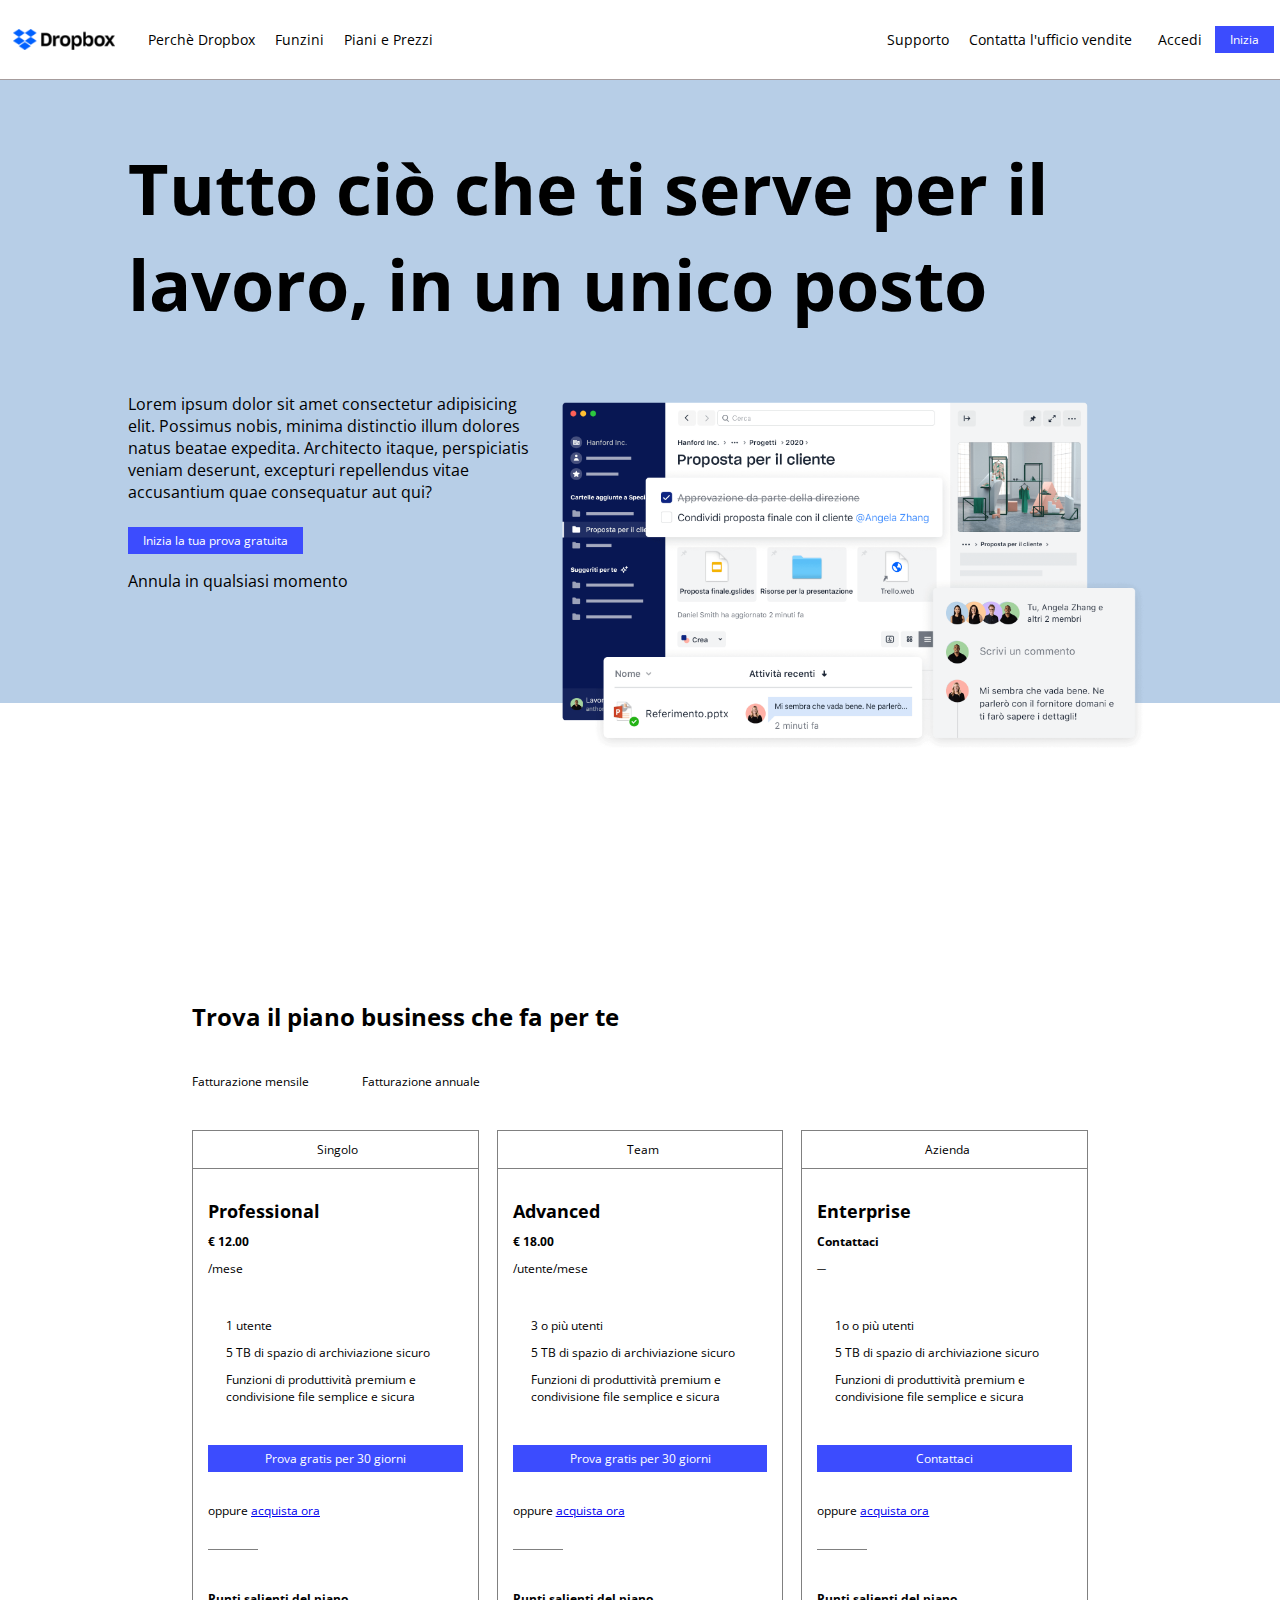
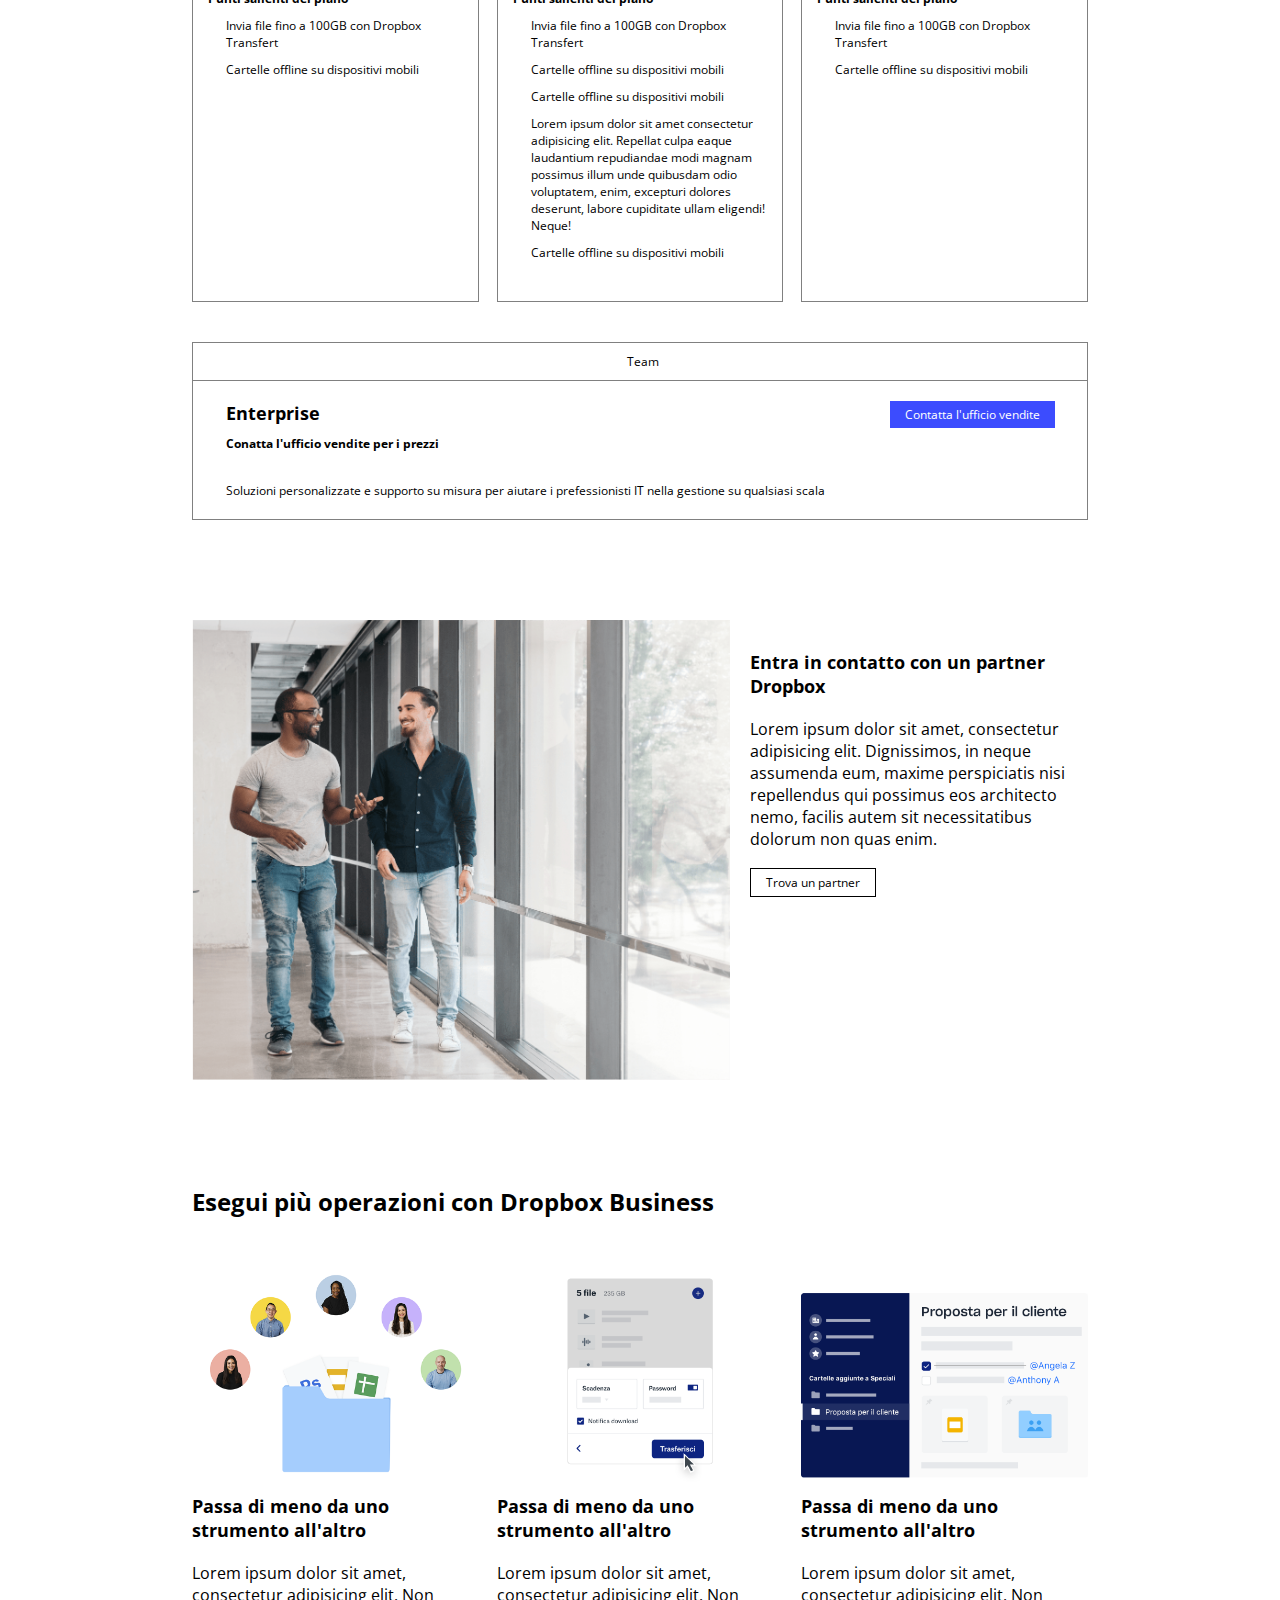
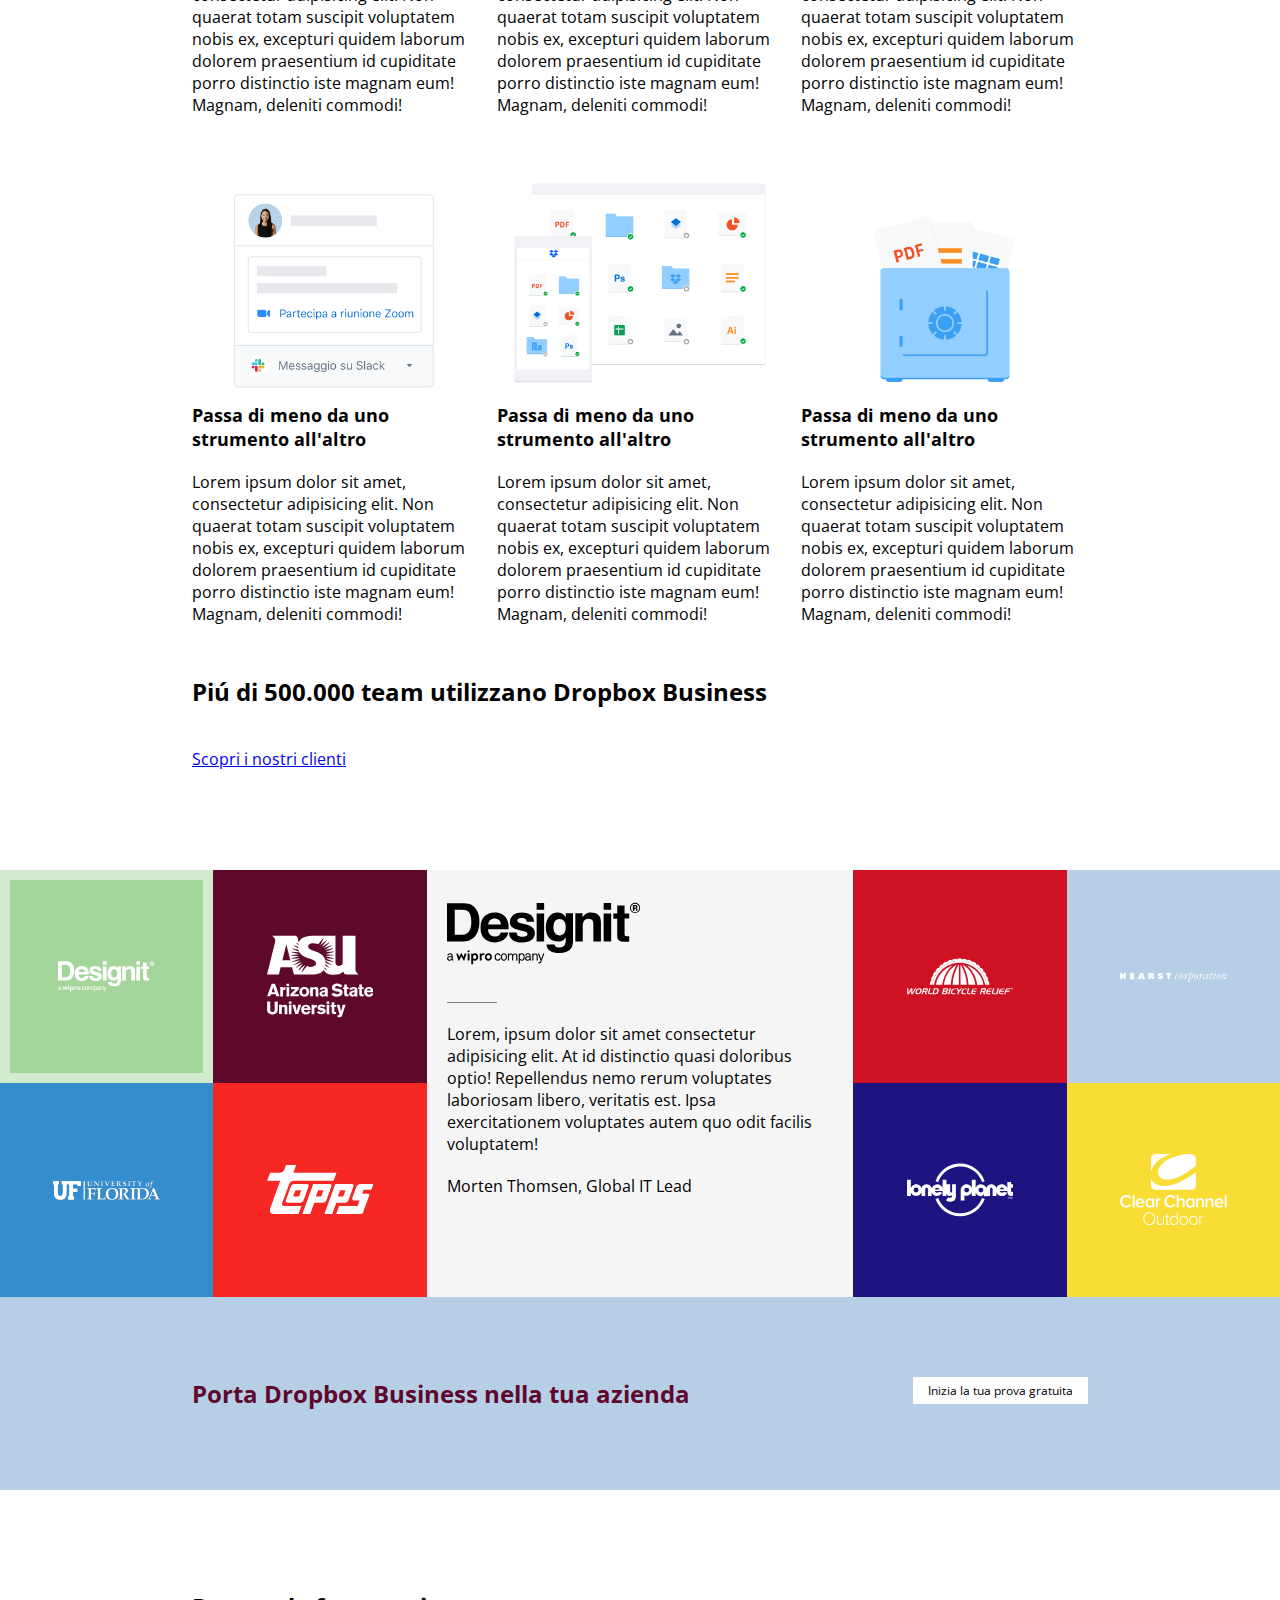
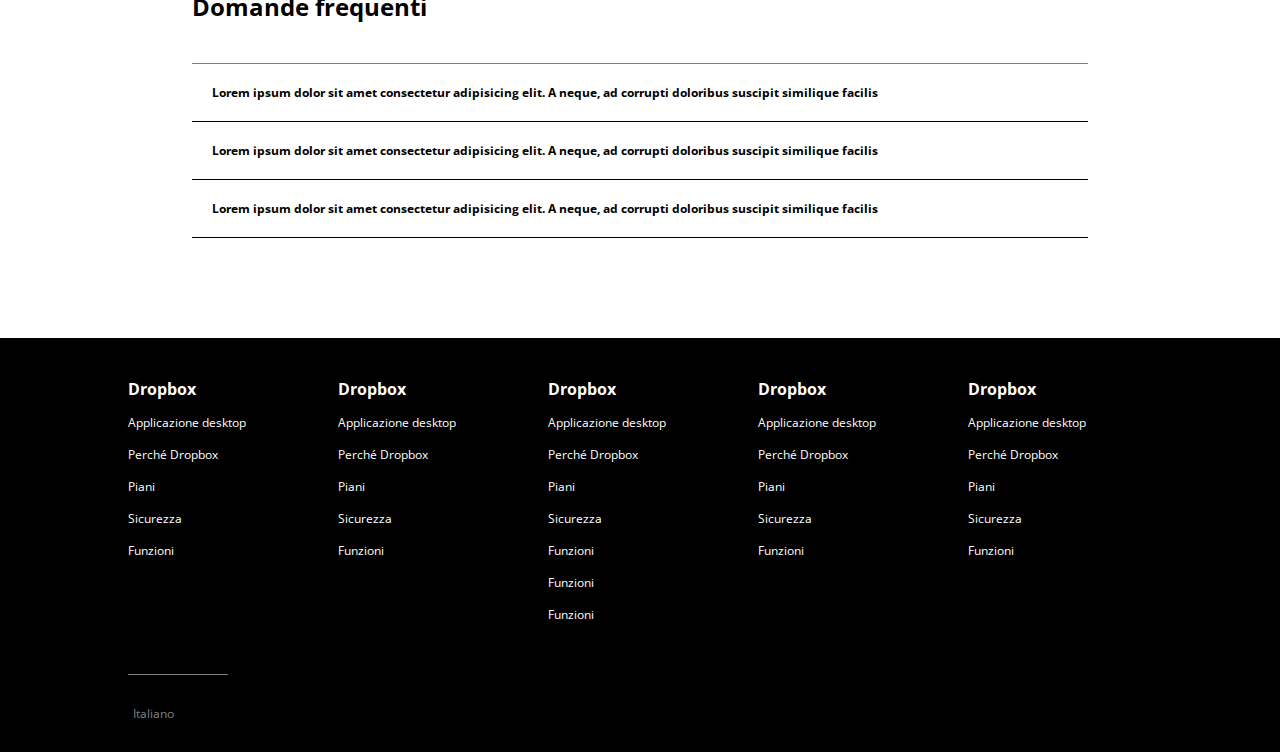
<file: BONUS/index.html>
<!DOCTYPE html>
<html lang="en">
<head>
    <meta charset="UTF-8">
    <meta name="viewport" content="width=device-width, initial-scale=1.0">
    <title>Dropbox Bonus</title>

    <!-- Google font -->
    <link rel="preconnect" href="https://fonts.googleapis.com">
    <link rel="preconnect" href="https://fonts.gstatic.com" crossorigin>
    <link href="https://fonts.googleapis.com/css2?family=Open+Sans:ital,wght@0,300..800;1,300..800&display=swap" rel="stylesheet">

    <!-- Font awesome -->
    <link rel="stylesheet" href="https://cdnjs.cloudflare.com/ajax/libs/font-awesome/6.5.2/css/all.min.css"
    integrity="sha512-SnH5WK+bZxgPHs44uWIX+LLJAJ9/2PkPKZ5QiAj6Ta86w+fsb2TkcmfRyVX3pBnMFcV7oQPJkl9QevSCWr3W6A=="
    crossorigin="anonymous" referrerpolicy="no-referrer" />

    <!-- link css -->
    <link rel="stylesheet" href="css/style.css">
</head>

<body>

    <!-- sezione header -->
    <header>
        <!-- manu fisso -->
        <section class="menu-nav">
            <!-- logo -->
            <div class="logo">
                <img src="img/logo-small.png" alt="">
            </div>

            <!-- menu di navigazione -->
            <div class="link-nav">
                <!-- sinistro-->
                <nav>
                    <ul>
                        <li>
                                <a href="#">Perchè Dropbox</a>
                        </li>
                        <li>
                            <a href="#">Funzini</a>
                        </li>
                        <li>
                            <a href="#">Piani e Prezzi</a>
                        </li>
                    </ul>
                </nav>

                <!-- destro-->
                <nav class="right">
                    <ul>
                        <li>
                            <a href="#">Supporto</a>

                            <div class="dropdown-content">
                                <a href="#">Centro assistenza</a>
                                <a href="#">Forum della community</a>
                            </div>
                        </li>

                        <li>
                            <a href="#">Contatta l'ufficio vendite</a>
                        </li>
                    </ul>
                </nav>
            </div>

            <!-- tasti Accedi ed Inizia -->
            <div class="login">
                <!-- accedi -->
                <div>
                    <a href="#">Accedi</a>
                </div>

                <!-- inizia -->
                <div class="button">
                    Inizia
                </div>
            </div>
        </section>

        <!-- Jumbo -->
        <section class="jumbo">
            <div id="jumbo-center">
                <!-- contenitore -->
                <div class="container-80">
                    <!-- titolo -->
                    <h1>Tutto ciò che ti serve per il lavoro, in un unico posto</h1>

                    <!-- contenitore flex con testo e immagine -->
                    <div class="info-jumbo">
                        <!-- testo -->
                        <div class="text-jumbo">
                            <p>Lorem ipsum dolor sit amet consectetur adipisicing elit. Possimus nobis, minima distinctio illum dolores natus beatae expedita. Architecto itaque, perspiciatis veniam deserunt, excepturi repellendus vitae accusantium quae consequatur aut qui?</p>

                            <span class="button">
                                Inizia la tua prova gratuita
                            </span>

                            <span class="stand-alone">Annula in qualsiasi momento</span>

                            <a href="#business-plan"><i class="fa-solid fa-arrow-down"></i></a>

                        </div>

                        <!-- immagine -->
                        <div class="img-jumbo">
                            <img src="img/jumbo.png" alt="Coa puoi fare con dropbox">
                        </div>
                    </div>
                </div>
            </div>
            
        </section>
    </header>

    <!-- sezione main -->
    <main>
        <!-- contenitore generale -->
        <div class="container">
            
            <!-- SEZIONE PIANI BUSINESS -->
            <section id="business-plan">
                <h2>Trova il piano business che fa per te</h2>

                <!-- simulazione radio button -->
                <div class="radio-button">
                    <i class="fa-solid fa-circle-dot"></i><span>Fatturazione mensile</span>
                    <i class="fa-regular fa-circle"></i> <span>Fatturazione annuale</span>
                </div>

                <!-- cards -->
                <div id="card-container">

                    <!-- card singola -->
                    <div class="card">
                        <!-- titolo card -->
                        <div class="card-title">
                            <i class="fa-solid fa-user"></i>Singolo
                        </div>

                        <!-- informazioni card -->
                        <div class="card-info">

                            <!-- informazioni di costo -->
                            <div class="title-cost">
                                <h3>Professional</h3>
                                <span><strong>&euro; 12.00</strong></span>
                                <span>&sol;mese</span>
                            </div>

                            <!-- lista delle funzionalità -->
                            <figure>
                                <ul class="fa-ul">
                                    <li>
                                        <span class="fa-li"><i class="fa-solid fa-user"></i></span> 
                                        1 utente
                                    </li>

                                    <li>
                                        <span class="fa-li">
                                        <i class="fa-solid fa-folder"></i></span>5 TB di spazio di archiviazione sicuro
                                    </li>

                                    <li>
                                        <span class="fa-li">
                                            <i class="fa-solid fa-share-nodes"></i></span>Funzioni di produttività premium e condivisione file semplice e sicura
                                    </li>
                                </ul>
                            </figure>

                            <!-- prova gratuita -->
                            <div class="button card-button">Prova gratis per 30 giorni</div>

                            <div class="order-now">
                                oppure <a href="#">acquista ora</a>
                            </div>

                            <!-- linietta di stacco -->
                            <div class="break"></div>
                            
                            <!-- punti salienti del piano -->
                            <figure>
                                <figcaption><strong>Punti salienti del piano</strong></figcaption>

                                <ul class="fa-ul">
                                    <li>
                                        <span class="fa-li"><i class="fa-solid fa-check"></i></span> 
                                    Invia file fino a 100GB con Dropbox Transfert
                                    </li>

                                    <li>
                                        <span class="fa-li">
                                        <i class="fa-solid fa-check"></i></span>Cartelle offline su dispositivi mobili
                                    </li>
                                </ul>

                            </figure>
                          

                        </div>
                    </div>

                    <!-- card singola -->
                    <div class="card">
                        <!-- titolo card -->
                        <div class="card-title">
                            <i class="fa-solid fa-users"></i>Team
                        </div>

                        <!-- informazioni card -->
                        <div class="card-info">

                            <!-- informazioni di costo -->
                            <div class="title-cost">
                                <h3>Advanced</h3>
                                <span><strong>&euro; 18.00</strong></span>
                                <span>&sol;utente&sol;mese</span>
                            </div>

                            <!-- lista delle funzionalità -->
                            <figure>
                                <ul class="fa-ul">
                                    <li>
                                        <span class="fa-li"><i class="fa-solid fa-users"></i></span> 
                                        3 o più utenti
                                    </li>

                                    <li>
                                        <span class="fa-li">
                                        <i class="fa-solid fa-folder"></i></span>5 TB di spazio di archiviazione sicuro
                                    </li>

                                    <li>
                                        <span class="fa-li">
                                            <i class="fa-solid fa-share-nodes"></i></span>Funzioni di produttività premium e condivisione file semplice e sicura
                                    </li>
                                </ul>
                            </figure>


                            <div class="button card-button">Prova gratis per 30 giorni</div>

                            <div class="order-now">
                                oppure <a href="#">acquista ora</a>
                            </div>

                            <!-- linietta di stacco -->
                            <div class="break"></div>
                            
                            <figure>
                                <figcaption><strong>Punti salienti del piano</strong></figcaption>

                                <ul class="fa-ul">
                                    <li>
                                        <span class="fa-li"><i class="fa-solid fa-check"></i></span> 
                                    Invia file fino a 100GB con Dropbox Transfert
                                    </li>

                                    <li>
                                        <span class="fa-li">
                                        <i class="fa-solid fa-check"></i></span>Cartelle offline su dispositivi mobili
                                    </li>

                                    <li>
                                        <span class="fa-li">
                                        <i class="fa-solid fa-check"></i></span>Cartelle offline su dispositivi mobili
                                    </li>

                                    <li>
                                        <span class="fa-li">
                                        <i class="fa-solid fa-check"></i></span>Lorem ipsum dolor sit amet consectetur adipisicing elit. Repellat culpa eaque laudantium repudiandae modi magnam possimus illum unde quibusdam odio voluptatem, enim, excepturi dolores deserunt, labore cupiditate ullam eligendi! Neque!
                                    </li>

                                    <li>
                                        <span class="fa-li">
                                        <i class="fa-solid fa-check"></i></span>Cartelle offline su dispositivi mobili
                                    </li>
                                </ul>

                            </figure>
                          

                        </div>
                    </div>

                    
                    <div class="card">
                        <!-- titolo card -->
                        <div class="card-title">
                            <i class="fa-solid fa-building"></i>Azienda
                        </div>

                        <!-- informazioni card -->
                        <div class="card-info">

                            <!-- informazioni di costo -->
                            <div class="title-cost">
                                <h3>Enterprise</h3>
                                <span><strong>Contattaci</strong></span>
                                <span>&HorizontalLine;</span>
                            </div>

                            <!-- lista delle funzionalità -->
                            <figure>
                                <ul class="fa-ul">
                                    <li>
                                        <span class="fa-li"><i class="fa-solid fa-user"></i></span> 
                                        1o o più utenti
                                    </li>

                                    <li>
                                        <span class="fa-li">
                                        <i class="fa-solid fa-folder"></i></span>5 TB di spazio di archiviazione sicuro
                                    </li>

                                    <li>
                                        <span class="fa-li">
                                            <i class="fa-solid fa-share-nodes"></i></span>Funzioni di produttività premium e condivisione file semplice e sicura
                                    </li>
                                </ul>
                            </figure>


                            <div class="button card-button">Contattaci</div>

                            <div class="order-now">
                                oppure <a href="#">acquista ora</a>
                            </div>

                            <!-- linietta di stacco -->
                            <div class="break"></div>
                            
                            <figure>
                                <figcaption><strong>Punti salienti del piano</strong></figcaption>

                                <ul class="fa-ul">
                                    <li>
                                        <span class="fa-li"><i class="fa-solid fa-check"></i></span> 
                                    Invia file fino a 100GB con Dropbox Transfert
                                    </li>

                                    <li>
                                        <span class="fa-li">
                                        <i class="fa-solid fa-check"></i></span>Cartelle offline su dispositivi mobili
                                    </li>
                                </ul>

                            </figure>
                          

                        </div>
                    </div>

                </div>
                
                <!-- card team -->
                <div class="card-team">
                    <!-- titolo card -->
                    <div class="card-title">
                        <i class="fa-solid fa-building"></i>Team
                    </div>

                    <!-- info -->
                    <div class="card-team-info">

                        <!-- testo -->
                        <div>
                            <h3>Enterprise</h3>
                            <span><strong>Conatta l'ufficio vendite per i prezzi</strong></span>
                            <p>Soluzioni personalizzate e supporto su misura per aiutare i prefessionisti IT nella gestione su qualsiasi scala</p>
                        </div>

                        <!-- bottone -->
                  
                        <div class="button">Contatta l'ufficio vendite</div>
                       
                    </div>
                </div>
            </section>
            

            <!-- SEZIONE PARTNER -->
            <section>
               <div id="partner">
                    <!-- immagine -->
                    <div class="imagine">
                        <img src="img/partner.png" alt="">
                    </div>

                    <!-- testo -->
                    <div class="text">
                        <h3>Entra in contatto con un partner Dropbox</h3>
                        <p>Lorem ipsum dolor sit amet, consectetur adipisicing elit. Dignissimos, in neque assumenda eum, maxime perspiciatis nisi repellendus qui possimus eos architecto nemo, facilis autem sit necessitatibus dolorum non quas enim.</p>
                        <span class="button">Trova un partner</span>
                    </div>
                </div> 
            </section>
            

            <!-- SEZIONE OPERAZIONI BUSINESS -->
            <section>
                <h2>Esegui più operazioni con Dropbox Business</h2>
                <div id="container-operation">
                    <!-- colonna -->
                    <div class="card">
                        <!-- immagine -->
                        <img src="img/business-feature-switching-tools.png" alt="condivisione: cartella con 5 immagini profilo">
        
                        <!-- testo -->
                        <div>
                            <h3>Passa di meno da uno strumento all'altro</h3>
                            <p>Lorem ipsum dolor sit amet, consectetur adipisicing elit. Non quaerat totam suscipit voluptatem nobis ex, excepturi quidem laborum dolorem praesentium id cupiditate porro distinctio iste magnam eum! Magnam, deleniti commodi!</p>

                        </div>
                    </div>
                    <div class="card">
                        <!-- immagine -->
                        <img src="img/business-feature-send-files-it.png" alt="condivisione: cartella con 5 immagini profilo">
        
                        <!-- testo -->
                        <div>
                            <h3>Passa di meno da uno strumento all'altro</h3>
                            <p>Lorem ipsum dolor sit amet, consectetur adipisicing elit. Non quaerat totam suscipit voluptatem nobis ex, excepturi quidem laborum dolorem praesentium id cupiditate porro distinctio iste magnam eum! Magnam, deleniti commodi!</p>

                        </div>
                    </div>
                    <div class="card">
                        <!-- immagine -->
                        <img src="img/business-feature-coordinate-it.png" alt="condivisione: cartella con 5 immagini profilo">
        
                        <!-- testo -->
                        <div>
                            <h3>Passa di meno da uno strumento all'altro</h3>
                            <p>Lorem ipsum dolor sit amet, consectetur adipisicing elit. Non quaerat totam suscipit voluptatem nobis ex, excepturi quidem laborum dolorem praesentium id cupiditate porro distinctio iste magnam eum! Magnam, deleniti commodi!</p>

                        </div>
                    </div>
                    <div class="card">
                        <!-- immagine -->
                        <img src="img/business-feature-integrations-it.png" alt="condivisione: cartella con 5 immagini profilo">
        
                        <!-- testo -->
                        <div>
                            <h3>Passa di meno da uno strumento all'altro</h3>
                            <p>Lorem ipsum dolor sit amet, consectetur adipisicing elit. Non quaerat totam suscipit voluptatem nobis ex, excepturi quidem laborum dolorem praesentium id cupiditate porro distinctio iste magnam eum! Magnam, deleniti commodi!</p>

                        </div>
                    </div>
                    <div class="card">
                        <!-- immagine -->
                        <img src="img/business-feature-multi-device.png" alt="condivisione: cartella con 5 immagini profilo">
        
                        <!-- testo -->
                        <div>
                            <h3>Passa di meno da uno strumento all'altro</h3>
                            <p>Lorem ipsum dolor sit amet, consectetur adipisicing elit. Non quaerat totam suscipit voluptatem nobis ex, excepturi quidem laborum dolorem praesentium id cupiditate porro distinctio iste magnam eum! Magnam, deleniti commodi!</p>

                        </div>
                    </div>
                    <div class="card">
                        <!-- immagine -->
                        <img src="img/business-feature-security.png" alt="condivisione: cartella con 5 immagini profilo">
        
                        <!-- testo -->
                        <div>
                            <h3>Passa di meno da uno strumento all'altro</h3>
                            <p>Lorem ipsum dolor sit amet, consectetur adipisicing elit. Non quaerat totam suscipit voluptatem nobis ex, excepturi quidem laborum dolorem praesentium id cupiditate porro distinctio iste magnam eum! Magnam, deleniti commodi!</p>

                        </div>
                    </div>
                </div>
                
            </section>
            


            <!-- SEZIONE TEAM -->
            <section id="discover-costumer">
                <h2>Pi&uacute; di 500.000 team utilizzano Dropbox Business</h2>
                <a href="#">Scopri i nostri clienti</a>
            </section>

        </div>  

        <!-- SEZIONE TEAM 2.0 tutto schermo-->
        <section id="partners">

            <!-- colonna sinistra -->
            <div class="col-33">
                <div class="item bg-green selected">
                    <svg width="400" height="127" viewBox="0 0 400 127" xmlns="http://www.w3.org/2000/svg"><title>designit</title><g><g transform="translate(0 97.578)"><path d="M85.675 6.92c-4.014 0-7.336 3.391-7.336 7.613 0 4.221 3.253 7.612 7.336 7.612 4.014 0 7.335-3.39 7.335-7.612 0-4.222-3.252-7.613-7.335-7.613zm0 11.627c-2.076 0-3.737-1.8-3.737-4.014 0-2.215 1.66-4.014 3.737-4.014 2.076 0 3.737 1.8 3.737 4.014.069 2.214-1.661 4.014-3.737 4.014zM39.654 7.336h-2.699c-.208 0-.484.207-.554.415l-2.214 6.99-3.806-7.475a.826.826 0 0 0-.623-.346h-.277a.826.826 0 0 0-.623.346l-3.806 7.474-2.215-6.99c-.069-.207-.346-.414-.553-.414h-2.7c-.345 0-.553.276-.414.622L23.599 21.8c.069.208.346.416.553.416h.415a.826.826 0 0 0 .623-.346l4.499-8.79 4.498 8.79a.826.826 0 0 0 .623.346h.415c.208 0 .484-.208.554-.416l4.429-13.84c0-.347-.208-.623-.554-.623zm6.367 0h-2.7a.62.62 0 0 0-.622.622v13.15a.62.62 0 0 0 .623.622h2.699a.62.62 0 0 0 .623-.623V7.958a.62.62 0 0 0-.623-.622zm11.903-.416c-1.869 0-3.599.83-4.844 2.146l-.485-1.315c-.069-.208-.346-.415-.553-.415h-1.246a.62.62 0 0 0-.623.622V28.72a.62.62 0 0 0 .623.623h2.699a.62.62 0 0 0 .623-.623v-7.198c1.176.416 2.422.623 3.737.623 3.806 0 6.92-3.39 6.92-7.612.07-4.222-3.045-7.613-6.851-7.613zm-.761 11.627c-1.108 0-2.215-.277-3.045-.83v-5.468a3.521 3.521 0 0 1 3.045-1.8c2.007 0 3.667 1.8 3.667 4.015 0 2.283-1.66 4.083-3.667 4.083zM74.879 6.92c-2.63 0-4.152 2.146-4.152 2.146l-.485-1.315c-.069-.208-.346-.415-.553-.415h-1.246a.62.62 0 0 0-.623.622v13.15a.62.62 0 0 0 .623.622h2.699a.62.62 0 0 0 .623-.623v-9.204c1.591-1.938 3.598-1.315 4.014-1.107.415.138.692-.07.83-.346.138-.277.692-1.661.969-2.146.207-.484-.139-1.384-2.7-1.384zM45.19.554c-1.176-.346-2.353.415-2.699 1.591-.346 1.177.416 2.422 1.523 2.7 1.176.345 2.353-.416 2.699-1.592.346-1.177-.346-2.353-1.523-2.7z"/><path d="M13.287 21.66a3.373 3.373 0 0 1-.761.278c-.277.069-.484.069-.83.069-.623 0-1.177-.208-1.523-.623a2.418 2.418 0 0 1-.554-1.522H9.55a4.54 4.54 0 0 1-1.868 1.73c-.83.415-1.73.623-2.769.623-.83 0-1.522-.139-2.145-.416-.623-.277-.969-.623-1.384-1.038-.415-.415-.692-.9-.9-1.453a4.29 4.29 0 0 1-.276-1.592c0-.484.069-.969.207-1.453.139-.484.415-.969.83-1.384.416-.415.9-.761 1.523-1.107.623-.277 1.453-.485 2.422-.554l4.291-.277v-1.038c0-.346-.07-.761-.138-1.107a1.64 1.64 0 0 0-.623-1.038c-.277-.208-.554-.415-.9-.554-.346-.138-.83-.207-1.453-.207-.623 0-1.177.069-1.592.207-.415.139-.761.346-.969.623-.484.484-.692 1.038-.692 1.73H.83c0-.692.139-1.246.346-1.73.208-.484.485-.9.9-1.315a5.08 5.08 0 0 1 1.869-1.176 7.239 7.239 0 0 1 2.491-.416c1.384 0 2.491.277 3.322.762.83.553 1.384 1.176 1.73 2.007.277.692.415 1.384.415 2.214v6.99c0 .346.07.623.208.761a.786.786 0 0 0 .553.208h.416l.207-.07v1.869zM9.55 14.81l-3.806.207c-.346 0-.692.07-1.107.208-.346.138-.692.277-1.038.484a3.966 3.966 0 0 0-.762.762c-.207.346-.276.692-.276 1.176 0 .623.207 1.246.622 1.73.416.485 1.177.761 2.146.761a4.29 4.29 0 0 0 1.591-.276c.485-.208.97-.485 1.315-.9.416-.415.762-.969.9-1.523.208-.553.277-1.176.277-1.73v-.9h.138zm101.315 2.145c-.07.761-.208 1.453-.484 2.076a6.31 6.31 0 0 1-1.177 1.592c-.484.484-1.107.9-1.8 1.176-.691.277-1.452.416-2.352.416-1.315 0-2.353-.277-3.183-.762-.83-.553-1.523-1.176-2.007-1.937a7.212 7.212 0 0 1-.9-2.077c-.208-.83-.277-1.73-.277-2.837 0-1.107.07-2.007.277-2.837.208-.83.484-1.454.9-2.076.484-.762 1.176-1.385 2.007-1.938.83-.554 1.868-.761 3.183-.761.83 0 1.592.138 2.284.415.692.277 1.245.623 1.73 1.107a6.31 6.31 0 0 1 1.176 1.592c.277.623.485 1.315.554 2.076h-2.422c-.07-.484-.208-.9-.346-1.315-.208-.346-.416-.692-.692-.969a2.606 2.606 0 0 0-1.038-.623 4.03 4.03 0 0 0-1.315-.207c-.554 0-1.038.069-1.384.277-.416.207-.762.415-1.038.692a3.428 3.428 0 0 0-1.108 1.937c-.207.83-.277 1.661-.277 2.56 0 .9.07 1.731.277 2.561.208.83.554 1.454 1.108 1.938.346.277.692.485 1.038.692.415.208.83.277 1.384.277.484 0 .969-.07 1.384-.277.415-.207.761-.415 1.038-.692.277-.277.484-.553.623-.9.138-.346.276-.76.346-1.245h2.491v.069zm13.149-2.353c0 1.107-.139 2.215-.415 3.183-.277 1.039-.83 1.869-1.592 2.7-.554.484-1.177.9-1.869 1.245a6.56 6.56 0 0 1-2.422.485c-.9 0-1.73-.139-2.422-.485a5.53 5.53 0 0 1-1.868-1.246c-.762-.76-1.315-1.66-1.592-2.699a12.173 12.173 0 0 1-.415-3.183c0-1.107.138-2.214.415-3.183.277-1.038.83-1.869 1.592-2.7a8.793 8.793 0 0 1 1.868-1.245 6.56 6.56 0 0 1 2.422-.484c.9 0 1.73.138 2.422.484a5.53 5.53 0 0 1 1.869 1.246c.761.761 1.315 1.66 1.592 2.699.276.969.415 2.007.415 3.183zm-2.422 0c0-.83-.07-1.66-.277-2.491a4.625 4.625 0 0 0-1.038-2.007c-.277-.277-.692-.554-1.107-.761-.416-.208-.9-.277-1.454-.277-.553 0-1.038.069-1.453.277-.415.207-.761.415-1.107.76a4.625 4.625 0 0 0-1.038 2.008c-.208.83-.277 1.591-.277 2.491 0 .83.069 1.661.277 2.491.207.83.553 1.454 1.038 2.007.277.277.692.554 1.107.762.415.207.9.276 1.453.276.554 0 1.038-.069 1.454-.276.415-.208.76-.416 1.107-.762a4.625 4.625 0 0 0 1.038-2.007c.207-.83.277-1.66.277-2.49zm21.66 7.197v-9.135c0-.484-.069-.968-.138-1.384-.069-.415-.277-.761-.484-1.038-.208-.277-.485-.553-.9-.692a3.765 3.765 0 0 0-1.384-.277c-.415 0-.83.07-1.176.277-.346.139-.692.415-.97.692a3.529 3.529 0 0 0-.968 1.8 10.745 10.745 0 0 0-.208 2.145v7.682h-2.422v-9.135c0-.485-.07-.97-.138-1.385-.07-.415-.208-.76-.485-1.038-.207-.276-.484-.553-.9-.692a3.765 3.765 0 0 0-1.383-.276 3.15 3.15 0 0 0-1.385.346c-.415.207-.76.553-1.038.9a4.396 4.396 0 0 0-.76 1.73 9.734 9.734 0 0 0-.209 1.937v7.682h-2.352V7.543h2.076l.207 2.076c.346-.83.9-1.453 1.661-1.799.761-.415 1.523-.623 2.353-.623 1.038 0 1.938.208 2.7.692a4.589 4.589 0 0 1 1.59 2.007c.208-.484.416-.83.762-1.176.277-.346.692-.623 1.038-.83.415-.208.83-.416 1.246-.485.415-.139.9-.139 1.315-.139 1.591 0 2.837.485 3.598 1.454.762.969 1.177 2.214 1.177 3.875v9.481h-2.422V21.8zm17.717-7.197a10.99 10.99 0 0 1-.554 3.46c-.346 1.038-.9 1.938-1.591 2.63a6.738 6.738 0 0 1-1.661 1.038c-.623.277-1.384.415-2.215.415-.415 0-.761-.069-1.176-.138-.416-.07-.762-.208-1.177-.415-.346-.139-.692-.416-1.038-.623-.277-.277-.554-.554-.761-.9v7.82h-2.422V7.336h2.076l.138 1.868c.415-.692 1.038-1.246 1.8-1.66.83-.416 1.591-.554 2.422-.554.9 0 1.66.138 2.353.415.692.277 1.245.692 1.73 1.176.692.692 1.176 1.592 1.522 2.63.346 1.038.554 2.145.554 3.391zm-2.422 0c0-.692-.07-1.315-.208-2.007a7.905 7.905 0 0 0-.623-1.8c-.277-.553-.692-.968-1.245-1.314-.554-.346-1.177-.484-1.938-.484-.554 0-.969.069-1.315.276-.346.208-.692.416-.969.692-.623.554-1.038 1.177-1.246 2.007-.207.83-.346 1.661-.346 2.56 0 .9.139 1.8.346 2.561.208.83.623 1.454 1.246 2.007.277.277.623.485.969.692.346.208.83.277 1.315.277.761 0 1.453-.138 1.938-.484.553-.346.968-.761 1.245-1.246a6.889 6.889 0 0 0 .623-1.8 8.754 8.754 0 0 0 .208-1.937zm16.193 7.059a3.373 3.373 0 0 1-.76.277c-.278.069-.485.069-.831.069-.623 0-1.177-.208-1.523-.623a2.418 2.418 0 0 1-.553-1.522h-.07a4.54 4.54 0 0 1-1.868 1.73c-.83.415-1.73.623-2.768.623-.83 0-1.523-.139-2.146-.416a4.93 4.93 0 0 1-1.522-1.038c-.415-.415-.692-.9-.9-1.453a4.29 4.29 0 0 1-.277-1.592c0-.484.07-.969.208-1.453.139-.484.415-.969.83-1.384.416-.415.9-.761 1.523-1.107.623-.277 1.453-.485 2.422-.554l4.29-.277v-1.038c0-.346-.068-.761-.138-1.107a1.64 1.64 0 0 0-.622-1.038c-.277-.208-.554-.415-.9-.554-.346-.138-.83-.207-1.453-.207-.623 0-1.177.069-1.592.207-.415.139-.761.346-.969.623-.484.484-.692 1.038-.692 1.73h-2.353c0-.692.139-1.246.346-1.73.208-.484.485-.9.9-1.315a5.08 5.08 0 0 1 1.868-1.176 7.239 7.239 0 0 1 2.492-.416c1.384 0 2.491.277 3.321.762.83.553 1.385 1.176 1.73 2.007.277.692.416 1.384.416 2.214v6.99c0 .346.069.623.207.761a.786.786 0 0 0 .554.208h.415l.208-.07v1.869h.207zm-3.737-6.851l-3.806.207c-.346 0-.692.07-1.107.208-.346.138-.692.277-1.038.484a3.966 3.966 0 0 0-.761.762c-.208.346-.277.692-.277 1.176 0 .623.207 1.246.623 1.73.415.485 1.176.761 2.145.761a4.29 4.29 0 0 0 1.592-.276c.484-.208.969-.485 1.315-.9.415-.415.76-.969.9-1.523.207-.553.276-1.176.276-1.73v-.9h.138zm14.395 6.99v-9.136c0-1.107-.208-1.937-.692-2.56-.485-.623-1.246-.9-2.422-.9-.692 0-1.315.208-1.8.623a4.001 4.001 0 0 0-1.245 1.592 3.831 3.831 0 0 0-.415 1.799c-.07.692-.07 1.315-.07 1.869v6.712h-2.422V7.405h2.076l.208 2.145c.208-.415.415-.761.761-1.107.346-.346.692-.554 1.038-.761.415-.208.83-.346 1.246-.485.415-.138.83-.138 1.246-.138 1.66 0 2.837.484 3.667 1.384.83.9 1.246 2.214 1.246 3.875V21.8h-2.422zm9.55 2.906c-.346.9-.83 1.66-1.384 2.214-.554.554-1.384.83-2.491.83-.623 0-1.108-.068-1.454-.138-.346-.069-.622-.138-.692-.207V25.26c.139.069.346.069.485.138.138.07.346.07.553.07h.692a2.65 2.65 0 0 0 1.315-.347c.346-.208.623-.554.83-1.107l.9-2.422-5.674-14.395h2.699l4.221 11.35 4.014-11.35h2.491l-6.505 17.509z"/></g><path d="M16.055 14.533v51.765H31.42c7.82 0 13.287-3.876 16.401-11.558 1.661-4.221 2.491-9.273 2.491-15.155 0-8.097-1.245-14.256-3.806-18.616-2.56-4.29-7.543-6.436-15.086-6.436H16.055zM46.436 2.56C52.042 4.36 56.54 7.75 59.931 12.595a35.985 35.985 0 0 1 5.675 12.803c.968 4.567 1.522 8.927 1.522 13.149 0 10.519-2.145 19.446-6.367 26.713-5.744 9.896-14.602 14.81-26.574 14.81H0V.83h34.187c4.913.07 8.996.623 12.249 1.73zm42.837 33.287c-2.145 2.145-3.53 5.12-4.083 8.858h26.298c-.277-3.945-1.661-6.99-4.083-9.066-2.422-2.076-5.467-3.114-9.066-3.114-3.875.07-6.92 1.107-9.066 3.322M112.18 22.56c4.083 1.799 7.474 4.705 10.104 8.65 2.422 3.46 3.944 7.543 4.636 12.11.416 2.7.623 6.506.485 11.627h-42.56c.276 5.952 2.283 10.035 6.09 12.457 2.352 1.453 5.12 2.214 8.373 2.214 3.46 0 6.298-.83 8.512-2.63 1.8-1.522 2.215-2.283 3.114-5.536h15.64c-.415 5.052-2.283 8.512-5.674 12.111-5.26 5.675-12.526 8.512-22.007 8.512-7.751 0-14.672-2.422-20.554-7.197-5.951-4.775-8.927-12.664-8.927-23.46 0-10.173 2.63-17.924 8.027-23.391 5.398-5.398 12.388-8.097 20.9-8.097 5.121-.139 9.758.83 13.84 2.63m31.696 38.823c.346 2.699 1.038 4.637 2.077 5.813 1.937 2.007 5.467 3.045 10.588 3.045 3.045 0 5.398-.415 7.197-1.315 1.8-.9 2.699-2.214 2.699-4.014 0-1.73-.692-3.044-2.145-3.944-1.454-.9-6.782-2.422-15.987-4.637-6.643-1.66-11.349-3.737-14.048-6.159-2.768-2.422-4.083-5.952-4.083-10.519 0-5.398 2.145-10.035 6.367-13.98 4.221-3.875 10.242-5.812 17.924-5.812 7.266 0 13.218 1.453 17.854 4.36 4.637 2.906 7.267 7.958 7.959 15.155h-15.294c-.208-1.938-.762-3.53-1.661-4.706-1.73-2.076-4.568-3.114-8.65-3.114-3.323 0-5.745.485-7.198 1.592-1.384 1.038-2.145 2.214-2.145 3.668 0 1.799.761 3.045 2.283 3.806 1.523.83 6.852 2.214 15.987 4.221 6.09 1.454 10.726 3.599 13.702 6.505 3.045 2.907 4.498 6.575 4.498 11.004 0 5.813-2.145 10.519-6.436 14.187-4.36 3.668-11.003 5.467-20.069 5.467-9.204 0-15.986-1.938-20.415-5.813-4.36-3.876-6.575-8.858-6.575-14.81h15.571zm98.063 2.076c2.422-2.699 3.668-6.99 3.668-12.941 0-5.536-1.177-9.827-3.53-12.734-2.353-2.906-5.398-4.36-9.342-4.36-5.33 0-8.997 2.492-11.004 7.544-1.038 2.699-1.592 6.02-1.592 9.965 0 3.391.554 6.436 1.73 9.135 2.007 4.914 5.744 7.405 11.073 7.405 3.53.07 6.505-1.315 8.997-4.014m-5.19-42.076c3.736 1.523 6.712 4.36 8.996 8.443v-8.443h15.017v55.571c0 7.543-1.245 13.287-3.806 17.093-4.36 6.644-12.734 9.897-25.121 9.897-7.474 0-13.564-1.454-18.27-4.43-4.706-2.906-7.336-7.335-7.82-13.148h16.678c.415 1.8 1.107 3.045 2.076 3.875 1.661 1.384 4.43 2.076 8.305 2.076 5.467 0 9.204-1.868 11.072-5.536 1.246-2.353 1.869-6.298 1.869-11.834v-3.737c-1.453 2.491-3.045 4.36-4.775 5.606-3.045 2.353-6.99 3.46-11.834 3.46-7.543 0-13.495-2.63-17.993-7.89-4.498-5.259-6.713-12.456-6.713-21.453 0-8.72 2.145-15.986 6.505-21.937 4.29-5.952 10.45-8.859 18.34-8.859 2.768-.069 5.328.416 7.473 1.246m75.987 3.46c3.806 3.184 5.744 8.443 5.744 15.779V80h-15.71V44.43c0-3.046-.415-5.468-1.246-7.06-1.522-2.976-4.36-4.498-8.58-4.498-5.191 0-8.651 2.145-10.59 6.574-1.037 2.353-1.522 5.33-1.522 8.928v31.695h-15.294V21.522h14.74v8.582c1.939-3.045 3.807-5.19 5.537-6.505 3.114-2.353 7.128-3.53 11.972-3.53 6.229 0 11.142 1.592 14.949 4.775m11.349-2.837h15.571V80h-15.571V22.007zm15.502-7.474h-15.502V.415h15.502v14.118zm-154.118 7.474h15.502V80h-15.502V22.007zm15.502-7.474h-15.502V.415h15.502v14.118zm143.114 18.2V22.008h8.097V5.467h15.225v16.47h9.55v10.727h-9.55v31.073c0 2.422.346 3.875.9 4.498.622.623 2.49.9 5.605.9.484 0 .969 0 1.453-.07.485 0 1.038-.068 1.523-.138v11.488l-7.267.346c-7.266.208-12.18-.969-14.81-3.806-1.73-1.73-2.63-4.429-2.63-8.166V32.734h-8.096zm46.09-25.743c-.415-.139-1.038-.208-1.8-.208h-.691v3.391h1.176c.692 0 1.246-.138 1.661-.415.415-.277.623-.761.623-1.384 0-.692-.346-1.177-.969-1.384zm-5.536 9.342V4.706H390.31c.97.07 1.661.277 2.284.623 1.038.553 1.592 1.453 1.592 2.768 0 .969-.277 1.66-.83 2.076-.554.484-1.246.692-2.008.83.693.139 1.315.346 1.661.693.692.553 1.038 1.453 1.038 2.63v1.037c0 .07 0 .208.07.346 0 .139 0 .208.069.346l.138.346h-2.906c-.07-.346-.139-.9-.208-1.591 0-.692-.07-1.177-.208-1.454a1.248 1.248 0 0 0-.83-.83c-.277-.138-.554-.208-1.038-.208l-.623-.069h-.623v4.083h-3.252zM383.045 4.43c-1.66 1.73-2.491 3.737-2.491 6.09 0 2.422.83 4.498 2.56 6.228 1.661 1.73 3.737 2.561 6.09 2.561 2.422 0 4.43-.9 6.09-2.56 1.661-1.73 2.56-3.807 2.56-6.16s-.83-4.36-2.49-6.09c-1.662-1.73-3.738-2.63-6.16-2.63-2.422-.069-4.429.762-6.159 2.561zm13.495 13.633c-2.007 2.007-4.498 2.976-7.336 2.976-2.976 0-5.467-1.038-7.474-3.045-2.007-2.007-3.045-4.498-3.045-7.474 0-3.045 1.107-5.606 3.253-7.612 2.076-1.938 4.498-2.838 7.197-2.838 2.907 0 5.329 1.038 7.405 3.114 2.007 2.007 3.114 4.499 3.114 7.405.07 2.907-.969 5.398-3.114 7.474z"/></g></svg>

                </div>

                <div class="item bg-bordeaux">
                    <svg width="398" height="305" viewBox="0 0 398 305" xmlns="http://www.w3.org/2000/svg"><title>asu_university_vert_rgb</title><g transform="translate(-1 -1)"><g transform="translate(0 179.31)"><path d="M30.62 1.655l17.104 46.62H35.31l-2.207-7.447H16l-2.207 7.448H1.38l17.38-46.62H30.62zm-6.344 11.31c-.552 2.483-1.38 4.966-1.931 7.173-1.104 3.586-2.759 9.103-3.862 12.414h11.862l-6.07-19.586zm36.138 4.414c2.207-1.93 4.69-3.31 9.93-3.862v9.104l-3.31.551c-4.965.828-6.344 1.656-6.344 6.07v19.586H50.483V13.793h9.93v3.586zM73.93 1.655h9.931v8h-9.931v-8zm0 12.138h9.931v34.759h-9.931V13.793z"/><path d="M90.2068966 13.7931034L119.724138 13.7931034 119.724138 21.5172414 101.241379 40.2758621 119.724138 40.2758621 119.724138 48.2758621 88.2758621 48.2758621 88.2758621 40.5517241 107.034483 21.5172414 90.4827586 21.5172414 90.4827586 13.7931034z"/><path d="M158.897 31.172c0 8.828-4.966 18.207-18.483 18.207-9.655 0-18.483-5.517-18.483-18.207 0-10.482 6.62-19.034 19.862-18.206 13.793.551 17.104 11.862 17.104 18.206zm-25.38-6.896c-1.38 1.93-1.655 4.414-1.655 6.62 0 5.518 2.759 10.207 8.276 10.207 5.517 0 8.276-4.413 8.276-9.93 0-3.863-.828-6.897-2.759-8.552-2.207-1.931-4.414-1.931-6.069-1.931-2.758.551-4.69 1.379-6.069 3.586zm38.897-7.173c1.103-1.103 1.655-1.93 3.31-2.758 1.655-.552 3.862-1.38 6.345-1.38 1.931 0 4.414.276 6.069 1.38 3.586 1.93 4.69 4.965 4.69 10.483v23.724H182.62V28.966c0-3.035 0-4.138-.552-5.242-.828-1.93-2.483-2.758-4.69-2.758-5.241 0-5.241 4.413-5.241 8.551v18.759H161.93V14.069h10.207l.276 3.034zm25.655 6.621c.276-2.483.552-5.241 3.586-7.724 3.31-2.483 7.173-3.034 11.31-3.034 4.138 0 14.621 1.103 14.621 9.93v20.138c0 3.587.276 4.138 1.104 5.518h-9.931v-3.31c-2.483 1.93-5.518 4.137-10.483 4.137-8 0-11.31-5.793-11.31-10.482 0-5.518 4.413-8.828 7.172-9.931 2.759-1.104 9.38-2.483 13.517-3.31v-1.932c0-1.655-.276-4.138-3.862-4.138-4.414 0-4.965 2.759-5.241 4.138h-10.483zm12.69 10.483c-1.656.552-4.414 1.655-4.414 4.414 0 1.655 1.38 3.586 3.862 3.586 1.38 0 2.483-.552 3.586-1.104 3.31-2.206 3.586-5.24 3.586-8.827l-6.62 1.93zm39.172.276c1.103 1.38 2.207 2.483 4.414 3.586 3.034 1.655 6.345 2.207 9.103 2.207 4.69 0 8.552-2.207 8.552-5.517 0-3.587-4.69-4.414-8.276-4.69-2.483-.276-5.241-.552-7.724-1.103-2.759-.552-12.69-2.76-12.69-12.69C243.31 4.138 254.07.552 262.07.552c10.759 0 16.552 5.241 20.69 8.827l-8.552 6.07c-1.38-1.38-2.759-2.76-4.69-3.863-1.655-.827-4.69-1.93-7.724-1.93-4.69 0-6.896 2.758-6.896 4.965 0 3.586 3.862 4.138 6.069 4.413 4.965.552 11.586 1.932 14.344 2.76 5.242 1.93 8 6.068 8 11.585 0 3.31-1.379 7.173-3.586 9.931-4.138 4.966-11.034 6.345-17.655 6.345-13.241 0-18.483-6.069-21.241-9.38l9.103-5.792zm38.897-30.62h10.206V14.62h6.621v6.345h-6.62v15.448c0 2.207 0 3.862 2.758 3.862h3.586v8c-2.207.276-3.586.552-5.241.552-3.586 0-7.448-.276-9.655-3.31-1.38-1.932-1.38-4.415-1.38-7.725V21.241h-4.965v-6.344h4.965V3.862h-.275zm19.862 19.861c.276-2.483.551-5.241 3.586-7.724 3.31-2.483 7.172-3.034 11.31-3.034 4.138 0 14.62 1.103 14.62 9.93v20.138c0 3.587.277 4.138 1.104 5.518h-9.93v-3.31c-2.483 1.93-5.518 4.137-10.483 4.137-8 0-11.31-5.793-11.31-10.482 0-5.518 4.413-8.828 7.172-9.931 2.758-1.104 9.379-2.483 13.517-3.31v-1.932c0-1.655-.276-4.138-3.862-4.138-4.414 0-4.966 2.759-5.242 4.138H308.69zm12.965 10.483c-1.655.552-4.414 1.655-4.414 4.414 0 1.655 1.38 3.586 3.862 3.586 1.38 0 2.483-.552 3.587-1.104 3.31-2.206 3.586-5.24 3.586-8.827l-6.62 1.93zm23.448-30.345h10.207v10.759h6.621v6.345h-6.62v15.448c0 2.207 0 3.862 2.758 3.862h3.586v8c-2.207.276-3.586.552-5.241.552-3.586 0-7.448-.276-9.655-3.31-1.38-1.932-1.38-4.415-1.38-7.725V21.241h-4.965v-6.344h4.965V3.862h-.276zm52.966 35.862c-1.103 1.655-2.483 3.586-4.138 5.242-3.034 2.758-7.448 4.965-12.965 4.965-10.207 0-17.38-6.62-17.38-17.931 0-8.276 4.138-19.034 17.655-19.034 1.931 0 8 .275 12.414 4.965 4.414 4.966 4.69 11.586 4.966 15.448h-24.828c0 4.414 2.483 8.552 8 8.552 5.517 0 7.448-3.586 8.828-6.069l7.448 3.862zM387.862 26.76c-.276-1.38-.552-3.31-1.931-4.966-1.38-1.38-3.31-1.93-4.965-1.93-2.483 0-4.138 1.103-5.242 2.206-1.38 1.655-1.655 3.034-1.93 4.69h14.068z"/><g><path d="M41.103 67.862V94.07c0 4.414 0 9.103-2.758 13.241-4.966 8-15.448 8.552-17.38 8.552-3.586 0-7.724-.828-10.758-2.483-9.104-4.69-9.104-12.965-8.828-19.31V67.862h11.862v29.241c0 2.483 0 4.414.828 5.794 1.38 2.482 4.69 3.31 7.448 3.31 8 0 8-5.517 8-9.104V68.138l11.586-.276zM56.552 83.31c1.103-1.103 1.655-1.93 3.31-2.758 1.655-.552 3.862-1.38 6.345-1.38 1.93 0 4.414.276 6.069 1.38 3.586 1.93 4.69 4.965 4.69 10.482v23.725H66.759V95.172c0-3.034 0-4.138-.552-5.241-.828-1.931-2.483-2.759-4.69-2.759-5.241 0-5.241 4.414-5.241 8.552v18.759H46.069V80h10.207v3.31h.276zm25.93-15.448h9.932v8h-9.931v-8zm0 12.138h9.932v34.759h-9.931V80zm12.966 0h10.759c4.138 15.448 4.965 18.483 6.069 25.103 1.38-7.724 1.655-8.551 3.586-16.551L118.07 80h10.483l-11.31 34.483h-10.76L95.449 80zm67.586 25.931c-1.103 1.655-2.482 3.586-4.137 5.241-3.035 2.759-7.449 4.966-12.966 4.966-10.207 0-17.38-6.62-17.38-17.931 0-8.276 4.139-19.035 17.656-19.035 1.93 0 8 .276 12.414 4.966 4.413 4.965 4.69 11.586 4.965 15.448H138.76c0 4.414 2.482 8.552 8 8.552 5.517 0 7.448-3.586 8.827-6.069l7.448 3.862zm-10.206-12.965c-.276-1.38-.552-3.31-1.931-4.966-1.38-1.38-3.31-1.931-4.966-1.931-2.483 0-4.138 1.103-5.241 2.207-1.38 1.655-1.656 3.034-1.931 4.69h14.069zm24.551-9.38c2.207-1.93 4.69-3.31 9.931-3.862v9.104l-3.31.551c-4.966.828-6.345 1.655-6.345 6.07v19.585h-10.207V80h9.931v3.586zm16.276 19.31c2.759 2.76 6.345 4.69 9.931 4.69 2.483 0 6.07-.827 6.07-3.31 0-1.104-.828-1.655-1.38-1.931-1.655-.828-3.862-1.104-5.793-1.38-1.655-.275-3.035-.551-4.69-1.103-2.207-.552-4.138-1.38-5.793-3.034-1.655-1.656-2.483-3.862-2.483-6.621 0-5.793 4.966-11.586 14.62-11.586 8.277 0 12.966 3.586 15.45 5.241l-6.346 5.793c-3.31-2.483-6.344-3.31-8.551-3.31-3.862 0-4.966 1.655-4.966 2.483 0 1.93 2.207 2.482 5.517 3.034 6.897 1.38 14.897 3.035 14.897 11.31 0 8.276-8.276 12.138-16.276 12.138-9.655 0-14.62-4.69-16.828-6.62l6.621-5.793zm29.793-35.034h9.931v8h-9.93v-8zm0 12.138h9.931v34.759h-9.93V80zm18.759-9.931h10.207v10.759h6.62v6.344h-6.62v15.449c0 2.207 0 3.862 2.758 3.862h3.587v8c-2.207.276-3.587.551-5.242.551-3.586 0-7.448-.275-9.655-3.31-1.38-1.93-1.38-4.414-1.38-7.724V87.448h-5.24v-6.345h4.965V70.07zM294.345 80l-12.138 37.241c-.828 2.207-1.655 4.414-3.31 6.345-2.483 2.483-4.69 2.759-7.449 2.759H264v-8h3.586c1.655 0 4.138 0 4.138-2.483 0-.828-.276-1.655-.552-2.483L260.966 80h10.758l5.793 24.828L283.31 80h11.035z"/></g></g><path d="M335.724 138.207c-4.965-5.241-4.69-10.759-4.69-10.759V1.103H283.31V102.07c-.551 9.655-9.93 11.862-15.172 11.862-7.448-.276-11.586-4.414-11.586-11.586V1.103H209.93h-32.828c-25.379 0-49.379 3.863-57.655 25.104l-4.69-18.759c-1.103-3.862-5.24-6.345-9.103-6.345H22.621c-1.104 0-1.655.276-1.104 1.104 0 0 2.207 2.207 6.345 6.896 5.793 6.621 3.586 15.173 3.586 15.173L1.103 146.206h44.414l6.345-26.758h42.759l6.62 26.759h58.207c24 0 43.31-2.483 52.966-17.38 7.172 13.518 22.62 20.139 49.93 17.656 9.38-.828 18.76-5.242 22.897-12.414l1.931 5.793c1.656 3.586 4.966 6.069 9.38 6.069h44.69c1.103.276 1.655 0 .827-.828 0 0-2.483-2.758-6.345-6.896zM110.621 27.31l8 4.69c-.276 1.38-.552 3.034-.828 4.414l-8.276-7.724c-.827-.828.276-1.931 1.104-1.38zm-8 9.931l14.896 6.07c0 1.655 0 4.137.276 6.068l-16-10.482c-.827-.552-.276-1.931.828-1.656zm-6.07 11.587l22.07 4.965c.551 2.759 1.655 5.517 2.758 7.724L96 50.483c-.828-.552-.552-1.931.552-1.655zM58.484 92.966l14.62-59.587L88 92.966H58.483zm122.207 19.862c-4.138 3.862-12.138 5.793-20.69 4.965-4.966-.552-9.931-3.034-9.931-3.034l-17.931 22.069c-.828.827-2.207 0-1.655-1.104l12.138-24.552c.276-.275-.276-.551-.552-.275l-21.793 19.034c-.828.828-1.931-.276-1.38-1.38l16.828-22.344c.276-.276 0-.552-.276-.276l-25.103 15.172c-.828.552-1.931-.827-1.104-1.379l20.966-19.586c.276-.276 0-.552-.276-.552l-27.862 11.31c-1.103.276-1.655-1.103-.828-1.655l24.552-16c.276-.275 0-.551-.276-.551l-28.965 6.896c-1.104.276-1.38-1.103-.552-1.655l27.31-11.862c.276 0 .276-.552 0-.552l-30.344 1.931c-1.104 0-1.38-1.379-.276-1.655l29.241-7.448c.276 0 .276-.552 0-.552l-30.345-2.759c-1.103 0-1.103-1.655 0-1.655l30.345-2.758c.276 0 .276-.276 0-.552L92.69 62.621c-1.104-.276-.828-1.655.276-1.655l28.965 1.655c7.448 13.517 23.172 19.034 36.966 24C172.414 91.31 184 95.172 184 105.655c0 2.759-1.103 5.242-3.31 7.173zm41.655 17.103l-6.897-6.069s1.104-2.483 1.655-4.138l6.621 8.828c.552.827-.552 1.93-1.38 1.379zm9.93-8.828l-13.792-8.275s.551-4.138.551-6.345l14.345 13.241c.828.828-.276 1.931-1.103 1.38zm8-10.206l-20.965-8.552s0-4.966-.551-7.724l22.344 14.62c.828.552.276 1.931-.827 1.656zm11.035-36.414l-30.344 2.758c-.276 0-.276.276 0 .552l29.24 7.448c1.104.276.828 1.656-.275 1.656l-30.345-1.931c-.276 0-.276.275 0 .551l27.31 11.862c1.104.552.552 1.931-.551 1.655l-27.862-5.793s-1.104-12.413-15.724-22.62c-7.449-5.242-16.828-8.828-24.828-11.862-6.345-2.483-12.138-4.69-16.276-7.173-4.69-3.034-6.896-6.345-6.896-10.207 0-2.758.827-5.241 2.758-7.172 3.31-3.31 9.104-4.69 17.104-4.69 8.551 0 17.655 3.862 17.655 3.862l18.207-22.62c.827-.828 2.207 0 1.655 1.103L199.724 36.69c0 .276.276.551.276.276l22.069-19.035c.828-.828 1.931.276 1.38 1.38l-17.104 22.62c-.276.276 0 .552.276.276L232 26.759c.828-.552 1.931.827 1.103 1.379l-20.965 19.586c-.276.276 0 .552.276.276l27.862-11.31c1.103-.276 1.655 1.103.827 1.655l-24.551 16c-.276.276 0 .552.276.552l29.517-6.621c1.103-.276 1.38 1.103.552 1.655l-27.31 11.862c-.277 0-.277.552 0 .552l30.344-1.931c1.103 0 1.38 1.38.276 1.655l-29.241 7.448c-.276 0-.276.552 0 .552l30.344 2.759c1.104 0 1.104 1.655 0 1.655z"/></g></svg>

                </div>

                <div class="item bg-azure">
                   <img src="img/university_of_florida.svg" alt="">
                </div>

                <div class="item bg-orange">
                    <svg height="185" viewBox="0 0 400 185" width="400" xmlns="http://www.w3.org/2000/svg"><g fill="#FFF" fill-rule="nonzero"><path d="m71.445.204s-5.859 17.367-6.22 17.367c0 0-4.152 11.8-18.402 11.8h-35.072l-11.465 29.891h49.641c-.341 0-37.135 102.054-37.135 102.054s-7.99 22.901 11.835 22.901h93.719l10.761-29.512h-65.61s-10.068-1.034-6.589-11.125l26.743-72.89s4.476-11.429 18.051-11.429h147.876l11.15-29.891h-161.83l10.433-29.167h-37.886z"/><path d="m92.837.08c-10.764 0-16.121 8.991-16.121 8.991s-12.19 33.676-15.46 42.747c-3.289 8.989 6.955 9.885 6.955 9.885h20.293s-6.793 18.219-7.33 19.602c-.524 1.343-1.329 1.401-1.329 1.401h-68.402l-10.774 29.512h87.836c12.691 0 13.386-6.771 13.386-6.771s20.659-56.233 22.73-62.129c2.078-5.9-3.984-7.304-3.984-7.304h-20.998c-1.571 0-1.39-1.076-1.39-1.076s3.968-10.734 4.333-11.961c.366-1.24 1.913-1.24 1.913-1.24l27.554.165 8.277-21.822-47.489.001z" transform="translate(259 72)"/><path d="m29.942 44.047 6.466-17.894c.614-1.55 2.405-2.788 4.131-2.788h16.053c1.725 0 2.683 1.237 2.105 2.788l-6.484 17.894c-.547 1.546-2.403 2.805-4.132 2.805h-16.037c-1.689 0-2.654-1.259-2.102-2.805zm3.111-43.967c-5.142 0-10.639 3.743-12.305 8.338l-19.36 53.445c-1.665 4.637 1.119 8.336 6.265 8.336h47.951c5.094 0 10.6-3.699 12.263-8.336l19.348-53.445c1.708-4.595-1.145-8.338-6.22-8.338z" transform="translate(69 72)"/><path d="m59.423 23.366h16.954c1.745 0 2.682 1.237 2.154 2.788l-6.528 17.894c-.551 1.546-2.376 2.805-4.128 2.805h-17.038zm-18.417-23.286-40.792 112.137 29.322-.042 15.48-41.976h32.823c5.085 0 10.6-3.699 12.238-8.336l19.37-53.445c1.665-4.595-1.111-8.338-6.246-8.338z" transform="translate(215 72)"/><path d="m59.787 23.366h16.974c1.712 0 2.691 1.237 2.118 2.788l-6.532 17.894c-.503 1.546-2.394 2.805-4.081 2.805h-17.059zm-18.412-23.286-40.795 112.137 29.363-.042 15.423-41.976h32.8c5.108 0 10.637-3.699 12.288-8.336l19.377-53.445c1.651-4.595-1.138-8.338-6.3-8.338z" transform="translate(132 72)"/></g></svg>

                </div>

            </div>

            <!-- colonna centrale -->
            <div class="col-33 col-33-center">
                <svg width="400" height="127" viewBox="0 0 400 127" xmlns="http://www.w3.org/2000/svg"><title>designit</title><g><g transform="translate(0 97.578)"><path d="M85.675 6.92c-4.014 0-7.336 3.391-7.336 7.613 0 4.221 3.253 7.612 7.336 7.612 4.014 0 7.335-3.39 7.335-7.612 0-4.222-3.252-7.613-7.335-7.613zm0 11.627c-2.076 0-3.737-1.8-3.737-4.014 0-2.215 1.66-4.014 3.737-4.014 2.076 0 3.737 1.8 3.737 4.014.069 2.214-1.661 4.014-3.737 4.014zM39.654 7.336h-2.699c-.208 0-.484.207-.554.415l-2.214 6.99-3.806-7.475a.826.826 0 0 0-.623-.346h-.277a.826.826 0 0 0-.623.346l-3.806 7.474-2.215-6.99c-.069-.207-.346-.414-.553-.414h-2.7c-.345 0-.553.276-.414.622L23.599 21.8c.069.208.346.416.553.416h.415a.826.826 0 0 0 .623-.346l4.499-8.79 4.498 8.79a.826.826 0 0 0 .623.346h.415c.208 0 .484-.208.554-.416l4.429-13.84c0-.347-.208-.623-.554-.623zm6.367 0h-2.7a.62.62 0 0 0-.622.622v13.15a.62.62 0 0 0 .623.622h2.699a.62.62 0 0 0 .623-.623V7.958a.62.62 0 0 0-.623-.622zm11.903-.416c-1.869 0-3.599.83-4.844 2.146l-.485-1.315c-.069-.208-.346-.415-.553-.415h-1.246a.62.62 0 0 0-.623.622V28.72a.62.62 0 0 0 .623.623h2.699a.62.62 0 0 0 .623-.623v-7.198c1.176.416 2.422.623 3.737.623 3.806 0 6.92-3.39 6.92-7.612.07-4.222-3.045-7.613-6.851-7.613zm-.761 11.627c-1.108 0-2.215-.277-3.045-.83v-5.468a3.521 3.521 0 0 1 3.045-1.8c2.007 0 3.667 1.8 3.667 4.015 0 2.283-1.66 4.083-3.667 4.083zM74.879 6.92c-2.63 0-4.152 2.146-4.152 2.146l-.485-1.315c-.069-.208-.346-.415-.553-.415h-1.246a.62.62 0 0 0-.623.622v13.15a.62.62 0 0 0 .623.622h2.699a.62.62 0 0 0 .623-.623v-9.204c1.591-1.938 3.598-1.315 4.014-1.107.415.138.692-.07.83-.346.138-.277.692-1.661.969-2.146.207-.484-.139-1.384-2.7-1.384zM45.19.554c-1.176-.346-2.353.415-2.699 1.591-.346 1.177.416 2.422 1.523 2.7 1.176.345 2.353-.416 2.699-1.592.346-1.177-.346-2.353-1.523-2.7z"/><path d="M13.287 21.66a3.373 3.373 0 0 1-.761.278c-.277.069-.484.069-.83.069-.623 0-1.177-.208-1.523-.623a2.418 2.418 0 0 1-.554-1.522H9.55a4.54 4.54 0 0 1-1.868 1.73c-.83.415-1.73.623-2.769.623-.83 0-1.522-.139-2.145-.416-.623-.277-.969-.623-1.384-1.038-.415-.415-.692-.9-.9-1.453a4.29 4.29 0 0 1-.276-1.592c0-.484.069-.969.207-1.453.139-.484.415-.969.83-1.384.416-.415.9-.761 1.523-1.107.623-.277 1.453-.485 2.422-.554l4.291-.277v-1.038c0-.346-.07-.761-.138-1.107a1.64 1.64 0 0 0-.623-1.038c-.277-.208-.554-.415-.9-.554-.346-.138-.83-.207-1.453-.207-.623 0-1.177.069-1.592.207-.415.139-.761.346-.969.623-.484.484-.692 1.038-.692 1.73H.83c0-.692.139-1.246.346-1.73.208-.484.485-.9.9-1.315a5.08 5.08 0 0 1 1.869-1.176 7.239 7.239 0 0 1 2.491-.416c1.384 0 2.491.277 3.322.762.83.553 1.384 1.176 1.73 2.007.277.692.415 1.384.415 2.214v6.99c0 .346.07.623.208.761a.786.786 0 0 0 .553.208h.416l.207-.07v1.869zM9.55 14.81l-3.806.207c-.346 0-.692.07-1.107.208-.346.138-.692.277-1.038.484a3.966 3.966 0 0 0-.762.762c-.207.346-.276.692-.276 1.176 0 .623.207 1.246.622 1.73.416.485 1.177.761 2.146.761a4.29 4.29 0 0 0 1.591-.276c.485-.208.97-.485 1.315-.9.416-.415.762-.969.9-1.523.208-.553.277-1.176.277-1.73v-.9h.138zm101.315 2.145c-.07.761-.208 1.453-.484 2.076a6.31 6.31 0 0 1-1.177 1.592c-.484.484-1.107.9-1.8 1.176-.691.277-1.452.416-2.352.416-1.315 0-2.353-.277-3.183-.762-.83-.553-1.523-1.176-2.007-1.937a7.212 7.212 0 0 1-.9-2.077c-.208-.83-.277-1.73-.277-2.837 0-1.107.07-2.007.277-2.837.208-.83.484-1.454.9-2.076.484-.762 1.176-1.385 2.007-1.938.83-.554 1.868-.761 3.183-.761.83 0 1.592.138 2.284.415.692.277 1.245.623 1.73 1.107a6.31 6.31 0 0 1 1.176 1.592c.277.623.485 1.315.554 2.076h-2.422c-.07-.484-.208-.9-.346-1.315-.208-.346-.416-.692-.692-.969a2.606 2.606 0 0 0-1.038-.623 4.03 4.03 0 0 0-1.315-.207c-.554 0-1.038.069-1.384.277-.416.207-.762.415-1.038.692a3.428 3.428 0 0 0-1.108 1.937c-.207.83-.277 1.661-.277 2.56 0 .9.07 1.731.277 2.561.208.83.554 1.454 1.108 1.938.346.277.692.485 1.038.692.415.208.83.277 1.384.277.484 0 .969-.07 1.384-.277.415-.207.761-.415 1.038-.692.277-.277.484-.553.623-.9.138-.346.276-.76.346-1.245h2.491v.069zm13.149-2.353c0 1.107-.139 2.215-.415 3.183-.277 1.039-.83 1.869-1.592 2.7-.554.484-1.177.9-1.869 1.245a6.56 6.56 0 0 1-2.422.485c-.9 0-1.73-.139-2.422-.485a5.53 5.53 0 0 1-1.868-1.246c-.762-.76-1.315-1.66-1.592-2.699a12.173 12.173 0 0 1-.415-3.183c0-1.107.138-2.214.415-3.183.277-1.038.83-1.869 1.592-2.7a8.793 8.793 0 0 1 1.868-1.245 6.56 6.56 0 0 1 2.422-.484c.9 0 1.73.138 2.422.484a5.53 5.53 0 0 1 1.869 1.246c.761.761 1.315 1.66 1.592 2.699.276.969.415 2.007.415 3.183zm-2.422 0c0-.83-.07-1.66-.277-2.491a4.625 4.625 0 0 0-1.038-2.007c-.277-.277-.692-.554-1.107-.761-.416-.208-.9-.277-1.454-.277-.553 0-1.038.069-1.453.277-.415.207-.761.415-1.107.76a4.625 4.625 0 0 0-1.038 2.008c-.208.83-.277 1.591-.277 2.491 0 .83.069 1.661.277 2.491.207.83.553 1.454 1.038 2.007.277.277.692.554 1.107.762.415.207.9.276 1.453.276.554 0 1.038-.069 1.454-.276.415-.208.76-.416 1.107-.762a4.625 4.625 0 0 0 1.038-2.007c.207-.83.277-1.66.277-2.49zm21.66 7.197v-9.135c0-.484-.069-.968-.138-1.384-.069-.415-.277-.761-.484-1.038-.208-.277-.485-.553-.9-.692a3.765 3.765 0 0 0-1.384-.277c-.415 0-.83.07-1.176.277-.346.139-.692.415-.97.692a3.529 3.529 0 0 0-.968 1.8 10.745 10.745 0 0 0-.208 2.145v7.682h-2.422v-9.135c0-.485-.07-.97-.138-1.385-.07-.415-.208-.76-.485-1.038-.207-.276-.484-.553-.9-.692a3.765 3.765 0 0 0-1.383-.276 3.15 3.15 0 0 0-1.385.346c-.415.207-.76.553-1.038.9a4.396 4.396 0 0 0-.76 1.73 9.734 9.734 0 0 0-.209 1.937v7.682h-2.352V7.543h2.076l.207 2.076c.346-.83.9-1.453 1.661-1.799.761-.415 1.523-.623 2.353-.623 1.038 0 1.938.208 2.7.692a4.589 4.589 0 0 1 1.59 2.007c.208-.484.416-.83.762-1.176.277-.346.692-.623 1.038-.83.415-.208.83-.416 1.246-.485.415-.139.9-.139 1.315-.139 1.591 0 2.837.485 3.598 1.454.762.969 1.177 2.214 1.177 3.875v9.481h-2.422V21.8zm17.717-7.197a10.99 10.99 0 0 1-.554 3.46c-.346 1.038-.9 1.938-1.591 2.63a6.738 6.738 0 0 1-1.661 1.038c-.623.277-1.384.415-2.215.415-.415 0-.761-.069-1.176-.138-.416-.07-.762-.208-1.177-.415-.346-.139-.692-.416-1.038-.623-.277-.277-.554-.554-.761-.9v7.82h-2.422V7.336h2.076l.138 1.868c.415-.692 1.038-1.246 1.8-1.66.83-.416 1.591-.554 2.422-.554.9 0 1.66.138 2.353.415.692.277 1.245.692 1.73 1.176.692.692 1.176 1.592 1.522 2.63.346 1.038.554 2.145.554 3.391zm-2.422 0c0-.692-.07-1.315-.208-2.007a7.905 7.905 0 0 0-.623-1.8c-.277-.553-.692-.968-1.245-1.314-.554-.346-1.177-.484-1.938-.484-.554 0-.969.069-1.315.276-.346.208-.692.416-.969.692-.623.554-1.038 1.177-1.246 2.007-.207.83-.346 1.661-.346 2.56 0 .9.139 1.8.346 2.561.208.83.623 1.454 1.246 2.007.277.277.623.485.969.692.346.208.83.277 1.315.277.761 0 1.453-.138 1.938-.484.553-.346.968-.761 1.245-1.246a6.889 6.889 0 0 0 .623-1.8 8.754 8.754 0 0 0 .208-1.937zm16.193 7.059a3.373 3.373 0 0 1-.76.277c-.278.069-.485.069-.831.069-.623 0-1.177-.208-1.523-.623a2.418 2.418 0 0 1-.553-1.522h-.07a4.54 4.54 0 0 1-1.868 1.73c-.83.415-1.73.623-2.768.623-.83 0-1.523-.139-2.146-.416a4.93 4.93 0 0 1-1.522-1.038c-.415-.415-.692-.9-.9-1.453a4.29 4.29 0 0 1-.277-1.592c0-.484.07-.969.208-1.453.139-.484.415-.969.83-1.384.416-.415.9-.761 1.523-1.107.623-.277 1.453-.485 2.422-.554l4.29-.277v-1.038c0-.346-.068-.761-.138-1.107a1.64 1.64 0 0 0-.622-1.038c-.277-.208-.554-.415-.9-.554-.346-.138-.83-.207-1.453-.207-.623 0-1.177.069-1.592.207-.415.139-.761.346-.969.623-.484.484-.692 1.038-.692 1.73h-2.353c0-.692.139-1.246.346-1.73.208-.484.485-.9.9-1.315a5.08 5.08 0 0 1 1.868-1.176 7.239 7.239 0 0 1 2.492-.416c1.384 0 2.491.277 3.321.762.83.553 1.385 1.176 1.73 2.007.277.692.416 1.384.416 2.214v6.99c0 .346.069.623.207.761a.786.786 0 0 0 .554.208h.415l.208-.07v1.869h.207zm-3.737-6.851l-3.806.207c-.346 0-.692.07-1.107.208-.346.138-.692.277-1.038.484a3.966 3.966 0 0 0-.761.762c-.208.346-.277.692-.277 1.176 0 .623.207 1.246.623 1.73.415.485 1.176.761 2.145.761a4.29 4.29 0 0 0 1.592-.276c.484-.208.969-.485 1.315-.9.415-.415.76-.969.9-1.523.207-.553.276-1.176.276-1.73v-.9h.138zm14.395 6.99v-9.136c0-1.107-.208-1.937-.692-2.56-.485-.623-1.246-.9-2.422-.9-.692 0-1.315.208-1.8.623a4.001 4.001 0 0 0-1.245 1.592 3.831 3.831 0 0 0-.415 1.799c-.07.692-.07 1.315-.07 1.869v6.712h-2.422V7.405h2.076l.208 2.145c.208-.415.415-.761.761-1.107.346-.346.692-.554 1.038-.761.415-.208.83-.346 1.246-.485.415-.138.83-.138 1.246-.138 1.66 0 2.837.484 3.667 1.384.83.9 1.246 2.214 1.246 3.875V21.8h-2.422zm9.55 2.906c-.346.9-.83 1.66-1.384 2.214-.554.554-1.384.83-2.491.83-.623 0-1.108-.068-1.454-.138-.346-.069-.622-.138-.692-.207V25.26c.139.069.346.069.485.138.138.07.346.07.553.07h.692a2.65 2.65 0 0 0 1.315-.347c.346-.208.623-.554.83-1.107l.9-2.422-5.674-14.395h2.699l4.221 11.35 4.014-11.35h2.491l-6.505 17.509z"/></g><path d="M16.055 14.533v51.765H31.42c7.82 0 13.287-3.876 16.401-11.558 1.661-4.221 2.491-9.273 2.491-15.155 0-8.097-1.245-14.256-3.806-18.616-2.56-4.29-7.543-6.436-15.086-6.436H16.055zM46.436 2.56C52.042 4.36 56.54 7.75 59.931 12.595a35.985 35.985 0 0 1 5.675 12.803c.968 4.567 1.522 8.927 1.522 13.149 0 10.519-2.145 19.446-6.367 26.713-5.744 9.896-14.602 14.81-26.574 14.81H0V.83h34.187c4.913.07 8.996.623 12.249 1.73zm42.837 33.287c-2.145 2.145-3.53 5.12-4.083 8.858h26.298c-.277-3.945-1.661-6.99-4.083-9.066-2.422-2.076-5.467-3.114-9.066-3.114-3.875.07-6.92 1.107-9.066 3.322M112.18 22.56c4.083 1.799 7.474 4.705 10.104 8.65 2.422 3.46 3.944 7.543 4.636 12.11.416 2.7.623 6.506.485 11.627h-42.56c.276 5.952 2.283 10.035 6.09 12.457 2.352 1.453 5.12 2.214 8.373 2.214 3.46 0 6.298-.83 8.512-2.63 1.8-1.522 2.215-2.283 3.114-5.536h15.64c-.415 5.052-2.283 8.512-5.674 12.111-5.26 5.675-12.526 8.512-22.007 8.512-7.751 0-14.672-2.422-20.554-7.197-5.951-4.775-8.927-12.664-8.927-23.46 0-10.173 2.63-17.924 8.027-23.391 5.398-5.398 12.388-8.097 20.9-8.097 5.121-.139 9.758.83 13.84 2.63m31.696 38.823c.346 2.699 1.038 4.637 2.077 5.813 1.937 2.007 5.467 3.045 10.588 3.045 3.045 0 5.398-.415 7.197-1.315 1.8-.9 2.699-2.214 2.699-4.014 0-1.73-.692-3.044-2.145-3.944-1.454-.9-6.782-2.422-15.987-4.637-6.643-1.66-11.349-3.737-14.048-6.159-2.768-2.422-4.083-5.952-4.083-10.519 0-5.398 2.145-10.035 6.367-13.98 4.221-3.875 10.242-5.812 17.924-5.812 7.266 0 13.218 1.453 17.854 4.36 4.637 2.906 7.267 7.958 7.959 15.155h-15.294c-.208-1.938-.762-3.53-1.661-4.706-1.73-2.076-4.568-3.114-8.65-3.114-3.323 0-5.745.485-7.198 1.592-1.384 1.038-2.145 2.214-2.145 3.668 0 1.799.761 3.045 2.283 3.806 1.523.83 6.852 2.214 15.987 4.221 6.09 1.454 10.726 3.599 13.702 6.505 3.045 2.907 4.498 6.575 4.498 11.004 0 5.813-2.145 10.519-6.436 14.187-4.36 3.668-11.003 5.467-20.069 5.467-9.204 0-15.986-1.938-20.415-5.813-4.36-3.876-6.575-8.858-6.575-14.81h15.571zm98.063 2.076c2.422-2.699 3.668-6.99 3.668-12.941 0-5.536-1.177-9.827-3.53-12.734-2.353-2.906-5.398-4.36-9.342-4.36-5.33 0-8.997 2.492-11.004 7.544-1.038 2.699-1.592 6.02-1.592 9.965 0 3.391.554 6.436 1.73 9.135 2.007 4.914 5.744 7.405 11.073 7.405 3.53.07 6.505-1.315 8.997-4.014m-5.19-42.076c3.736 1.523 6.712 4.36 8.996 8.443v-8.443h15.017v55.571c0 7.543-1.245 13.287-3.806 17.093-4.36 6.644-12.734 9.897-25.121 9.897-7.474 0-13.564-1.454-18.27-4.43-4.706-2.906-7.336-7.335-7.82-13.148h16.678c.415 1.8 1.107 3.045 2.076 3.875 1.661 1.384 4.43 2.076 8.305 2.076 5.467 0 9.204-1.868 11.072-5.536 1.246-2.353 1.869-6.298 1.869-11.834v-3.737c-1.453 2.491-3.045 4.36-4.775 5.606-3.045 2.353-6.99 3.46-11.834 3.46-7.543 0-13.495-2.63-17.993-7.89-4.498-5.259-6.713-12.456-6.713-21.453 0-8.72 2.145-15.986 6.505-21.937 4.29-5.952 10.45-8.859 18.34-8.859 2.768-.069 5.328.416 7.473 1.246m75.987 3.46c3.806 3.184 5.744 8.443 5.744 15.779V80h-15.71V44.43c0-3.046-.415-5.468-1.246-7.06-1.522-2.976-4.36-4.498-8.58-4.498-5.191 0-8.651 2.145-10.59 6.574-1.037 2.353-1.522 5.33-1.522 8.928v31.695h-15.294V21.522h14.74v8.582c1.939-3.045 3.807-5.19 5.537-6.505 3.114-2.353 7.128-3.53 11.972-3.53 6.229 0 11.142 1.592 14.949 4.775m11.349-2.837h15.571V80h-15.571V22.007zm15.502-7.474h-15.502V.415h15.502v14.118zm-154.118 7.474h15.502V80h-15.502V22.007zm15.502-7.474h-15.502V.415h15.502v14.118zm143.114 18.2V22.008h8.097V5.467h15.225v16.47h9.55v10.727h-9.55v31.073c0 2.422.346 3.875.9 4.498.622.623 2.49.9 5.605.9.484 0 .969 0 1.453-.07.485 0 1.038-.068 1.523-.138v11.488l-7.267.346c-7.266.208-12.18-.969-14.81-3.806-1.73-1.73-2.63-4.429-2.63-8.166V32.734h-8.096zm46.09-25.743c-.415-.139-1.038-.208-1.8-.208h-.691v3.391h1.176c.692 0 1.246-.138 1.661-.415.415-.277.623-.761.623-1.384 0-.692-.346-1.177-.969-1.384zm-5.536 9.342V4.706H390.31c.97.07 1.661.277 2.284.623 1.038.553 1.592 1.453 1.592 2.768 0 .969-.277 1.66-.83 2.076-.554.484-1.246.692-2.008.83.693.139 1.315.346 1.661.693.692.553 1.038 1.453 1.038 2.63v1.037c0 .07 0 .208.07.346 0 .139 0 .208.069.346l.138.346h-2.906c-.07-.346-.139-.9-.208-1.591 0-.692-.07-1.177-.208-1.454a1.248 1.248 0 0 0-.83-.83c-.277-.138-.554-.208-1.038-.208l-.623-.069h-.623v4.083h-3.252zM383.045 4.43c-1.66 1.73-2.491 3.737-2.491 6.09 0 2.422.83 4.498 2.56 6.228 1.661 1.73 3.737 2.561 6.09 2.561 2.422 0 4.43-.9 6.09-2.56 1.661-1.73 2.56-3.807 2.56-6.16s-.83-4.36-2.49-6.09c-1.662-1.73-3.738-2.63-6.16-2.63-2.422-.069-4.429.762-6.159 2.561zm13.495 13.633c-2.007 2.007-4.498 2.976-7.336 2.976-2.976 0-5.467-1.038-7.474-3.045-2.007-2.007-3.045-4.498-3.045-7.474 0-3.045 1.107-5.606 3.253-7.612 2.076-1.938 4.498-2.838 7.197-2.838 2.907 0 5.329 1.038 7.405 3.114 2.007 2.007 3.114 4.499 3.114 7.405.07 2.907-.969 5.398-3.114 7.474z"/></g></svg>

                <div class="break"></div>
                <p>Lorem, ipsum dolor sit amet consectetur adipisicing elit. At id distinctio quasi doloribus optio! Repellendus nemo rerum voluptates laboriosam libero, veritatis est. Ipsa exercitationem voluptates autem quo odit facilis voluptatem!</p>
                <span>Morten Thomsen, Global IT Lead</span>

            </div>

            <!-- colonna destra -->
            <div class="col-33">
                <div class="item bg-red">
                    <svg width="399" height="135" viewBox="0 0 399 135" xmlns="http://www.w3.org/2000/svg"><title>world-bicycle-relief</title><g transform="translate(-1 -2)" fill="transparent" fill-rule="none"><path d="M119.124 71.24l3.796-6.13c8.759-13.723 26.277-30.074 48.175-36.789-11.387 9.343-21.314 21.606-28.321 36.788l-2.628 6.132c-3.212 8.175-6.131 18.686-7.3 29.489h6.424c1.168-10.22 3.796-21.022 7.591-29.49l2.92-6.13c7.883-15.767 20.438-30.365 37.08-40-6.423 10.51-13.43 28.029-16.35 40l-1.46 6.13c-1.46 5.84-3.504 18.979-4.087 29.49h6.423c.876-10.511 2.628-22.774 4.38-29.49l1.46-6.13c3.795-13.723 10.802-30.074 17.81-40.584v76.496h6.423V24.526c7.007 10.51 14.014 26.86 17.81 40.583l1.46 6.132c1.752 6.715 3.504 19.27 4.38 29.489h6.423c-.876-10.511-2.628-23.65-4.38-29.49l-1.46-6.13c-2.92-11.971-9.927-29.49-16.35-40 16.642 9.635 28.905 24.233 37.08 40l2.92 6.13c3.796 8.468 6.423 19.27 7.591 29.49h6.716c0-.292-.292-.584-.292-.876-1.168-10.51-4.088-20.73-7.3-28.613l-2.627-6.132c-7.008-14.89-16.643-27.445-28.322-36.788 21.898 6.715 39.417 22.774 48.176 36.788l3.795 6.132c4.964 9.051 8.175 19.27 9.927 29.489h6.424c-6.424-47.007-46.424-82.92-95.183-82.92-48.759 0-88.759 36.205-95.182 82.92h6.423c1.168-10.22 4.672-20.438 9.635-29.49z"/><path d="M197.956 11.387c52.263 0 95.183 39.124 101.606 89.343h9.051c.292-.584.292-1.46.292-2.044l-1.46-8.759c-.292-2.044-2.336-3.504-4.087-3.212h-.292c-.292-.876-.292-1.751-.584-2.335h.292c1.752-.584 2.627-2.92 2.044-4.672l-2.92-8.467c-.584-2.044-2.628-2.92-4.672-2.336h-.292c-.292-.876-.584-1.46-1.168-2.336h.292c1.752-.876 2.336-3.211 1.168-4.963l-4.38-7.591c-1.167-1.752-3.211-2.628-4.963-1.46-.584-.584-.876-1.46-1.46-2.044 1.46-1.168 1.752-3.504.292-5.256l-5.84-6.715c-1.459-1.46-3.503-1.752-5.255-.584l-1.751-1.752c1.167-1.46.876-3.795-.584-5.255l-6.716-5.84c-1.46-1.46-3.795-1.167-5.255.292-.584-.583-1.46-.875-2.044-1.46.876-1.751.292-3.795-1.46-4.963l-7.591-4.38c-1.752-1.167-4.088-.583-4.964 1.168-.875-.292-1.46-.584-2.335-1.167.584-1.752-.584-3.796-2.336-4.38l-8.467-2.92c-2.044-.584-4.088.292-4.672 2.044-.876-.292-1.752-.584-2.336-.584.292-1.752-1.167-3.504-3.211-4.087l-8.76-1.46c-2.043-.292-3.795.876-4.379 2.627-.876 0-1.752-.292-2.628-.292 0-1.751-1.751-3.503-3.795-3.503h-9.051c-2.044 0-3.796 1.46-3.796 3.503-.876 0-1.752 0-2.628.292-.292-1.751-2.335-2.92-4.38-2.627l-8.758 1.46c-2.044.292-3.504 2.043-3.212 4.087-.876.292-1.752.292-2.336.584-.584-1.752-2.92-2.628-4.671-2.044l-8.468 2.92c-2.043.584-2.92 2.628-2.335 4.38-.876.292-1.46.583-2.336 1.167-.876-1.751-3.212-2.043-4.964-1.167l-7.59 4.38c-1.753 1.167-2.337 3.21-1.46 4.963-.585.584-1.46.876-2.044 1.46-1.168-1.46-3.504-1.46-5.256-.293l-6.715 5.84c-1.46 1.46-1.752 3.504-.584 5.255L120 37.956c-1.46-1.168-3.796-.876-5.255.584l-5.84 6.715c-1.46 1.46-1.168 3.796.292 5.256-.584.584-.876 1.46-1.46 2.044-1.752-.876-3.795-.292-4.963 1.46l-4.38 7.59c-1.168 1.753-.584 4.088 1.168 4.964h.292c-.292.876-.584 1.46-1.168 2.336h-.292c-1.752-.584-3.795.292-4.671 2.336l-2.92 8.467c-.584 2.044.292 4.088 2.044 4.672h.292c-.292.875-.292 1.46-.584 2.335h-.292c-2.044-.292-3.796 1.168-4.088 3.212l-1.46 8.76c0 .583 0 1.459.292 2.043h9.051c6.716-50.511 49.927-89.343 101.898-89.343z" fill="#FFF" fill-rule="nonzero"/><path d="M197.956 11.387c-52.263 0-95.182 39.124-101.606 89.343h6.424c6.423-47.007 46.423-82.92 95.182-82.92 48.76 0 88.76 36.205 95.183 82.92h6.423c-6.423-50.511-49.343-89.343-101.606-89.343z" fill="#fff" fill-rule="nonzero"/><path d="M177.226 64.818l-1.46 6.13c-1.751 6.716-3.503 19.271-4.38 29.49h23.65V23.942c-7.007 10.803-14.014 27.445-17.81 40.876zm41.752 0c-3.796-13.723-10.803-30.073-17.81-40.584v76.496h23.65c-.876-10.511-2.628-22.774-4.38-29.49l-1.46-6.422zm27.153 0c-7.883-15.767-20.438-30.365-37.08-40 6.423 10.51 13.43 28.029 16.35 40l1.46 6.13c1.752 5.84 3.504 18.979 4.38 29.49h25.401c-1.168-10.219-3.795-21.022-7.59-29.49l-2.92-6.13z" fill="#fff" fill-rule="nonzero"/><path d="M273.285 64.818c-8.76-13.723-26.278-30.073-48.176-36.789 11.387 9.343 21.314 21.606 28.322 36.789l2.627 6.13c3.212 7.884 5.84 18.103 7.3 28.614 0 .292.292.584.292.876h23.357c-1.46-10.219-4.671-20.438-9.927-29.49l-3.795-6.13zm-102.774 0c2.92-11.971 10.219-29.49 16.35-40-16.642 9.635-28.905 24.233-37.08 40l-2.92 6.13c-3.795 8.468-6.423 19.271-7.59 29.49h25.4c.876-10.511 2.628-23.65 4.088-29.49l1.752-6.13z" fill="#fff" fill-rule="nonzero"/><path d="M142.774 64.818c7.007-14.891 16.642-27.446 28.32-36.789-21.897 6.716-39.415 22.774-48.174 36.789l-3.796 6.13c-4.963 9.052-8.175 19.271-9.635 29.49h23.65c1.168-11.095 4.087-21.606 7.299-29.49l2.336-6.13z" fill="#fff" fill-rule="nonzero"/><path fill="#fff" fill-rule="nonzero" d="M2.33576642 136.058394L1.16788321 113.868613 6.13138686 113.868613 6.42335766 130.80292 15.4744526 113.868613 21.0218978 113.868613 21.3138686 130.80292 30.6569343 113.868613 35.3284672 113.868613 22.4817518 136.058394 16.6423358 136.058394 16.6423358 119.708029 7.88321168 136.058394z"/><path d="M55.474 124.964c-1.751 6.715-5.839 11.386-14.306 11.386-7.591 0-9.927-3.795-7.883-11.678 2.335-8.76 7.883-11.387 14.306-11.387 5.84.292 10.511 2.335 7.883 11.679zm-13.43 7.59c4.38 0 7.007-3.21 8.175-7.59.876-3.212 1.46-7.592-3.796-7.592-4.087 0-6.715 2.92-8.175 7.592-1.168 4.087-.876 7.59 3.796 7.59zm13.43 3.504l6.132-22.19h11.387c5.255 0 7.299 1.752 5.84 6.716-.877 3.212-2.92 5.547-6.132 6.131l2.92 9.343h-5.256l-2.628-8.759H62.19l-2.336 8.76h-4.38zm9.635-18.102l-1.46 5.548h5.548c3.212 0 4.38-.584 4.964-2.92.292-1.46.875-2.628-3.504-2.628h-5.548zm28.03 18.102h-5.84c-5.547 0-9.05-1.167-6.715-9.05l3.796-13.14h4.671l-3.504 12.263c-1.167 4.38-1.751 6.424 3.212 6.424h5.548l-1.168 3.503zm2.335 0l6.132-22.19h10.219c7.3 0 9.343 3.796 7.3 11.387-1.46 4.964-4.38 10.511-13.14 10.511h-10.51v.292zm9.927-18.394l-4.087 14.307h5.255c3.796 0 5.548-.876 7.3-7.3 1.46-4.963 1.167-7.299-3.504-7.299h-4.964v.292zm25.694 18.394l6.131-22.19h11.387c3.796 0 8.175.293 6.423 6.132-.583 2.044-2.043 3.796-4.671 4.964 1.46.875 2.628 2.043 2.044 4.963-1.46 4.964-4.964 6.131-9.051 6.131h-12.263zm9.927-18.102l-1.46 4.964h6.715c1.752 0 3.212-.584 3.796-2.628.584-1.752-.292-2.628-2.336-2.628l-6.715.292zm-4.088 14.015h6.716c1.46 0 3.211-.292 3.795-2.628.584-1.752-.292-2.628-2.336-2.628h-6.715l-1.46 5.256z" fill="#fff" fill-rule="nonzero"/><path fill="#fff" fill-rule="nonzero" d="M165.547445 113.868613L159.416058 136.058394 154.452555 136.058394 160.583942 113.868613z"/><path d="M185.693 117.664h-7.59c-3.212 0-5.84 1.752-7.592 8.175-1.752 6.132.584 6.424 3.796 6.424h7.59l-1.167 3.795h-7.883c-7.008 0-9.343-3.795-7.3-10.51 1.752-6.716 5.548-11.387 13.723-11.387h7.591l-1.168 3.503z" fill="#fff" fill-rule="nonzero"/><path fill="#fff" fill-rule="nonzero" d="M191.532847 126.131387L186.861314 113.868613 192.116788 113.868613 195.328467 122.335766 203.211679 113.868613 208.467153 113.868613 196.49635 126.131387 193.868613 135.766423 189.19708 135.766423z"/><path d="M225.11 117.664h-7.592c-3.211 0-5.84 1.752-7.591 8.175-1.752 6.132.584 6.424 3.504 6.424h7.59l-1.167 3.795h-7.883c-7.007 0-9.343-3.795-7.3-10.51 1.752-6.716 5.548-11.387 13.723-11.387h7.591l-.876 3.503zm12.846 18.394h-5.84c-5.547 0-9.05-1.167-6.715-9.05l3.796-13.14h4.672l-3.504 12.263c-1.168 4.38-1.752 6.424 3.212 6.424h5.547l-1.168 3.503zm24.234-18.394h-7.591c-3.212 0-5.548 1.752-6.716 5.256h12.847l-1.168 3.795h-12.847c-1.168 4.088.292 5.548 3.796 5.548h7.591l-1.168 3.795h-7.883c-7.007 0-9.343-3.795-7.3-10.51 1.753-6.716 5.548-11.387 13.723-11.387h7.592l-.876 3.503zm11.095 18.394l6.131-22.19h11.387c5.255 0 7.3 1.752 5.84 6.716-.877 3.212-2.92 5.547-6.132 6.131l2.92 9.343h-5.256l-2.628-8.759h-5.255l-2.336 8.76h-4.671zm9.635-18.102l-1.46 5.548h5.547c3.212 0 4.38-.584 4.964-2.92.292-1.46.876-2.628-3.504-2.628h-5.547zm35.036-.292h-7.591c-3.212 0-5.547 1.752-6.715 5.256h12.846l-1.168 3.795h-12.846c-1.168 4.088.292 5.548 3.795 5.548h7.592l-1.168 3.795h-7.883c-7.008 0-9.344-3.795-7.3-10.51 1.752-6.716 5.548-11.387 13.723-11.387h7.591l-.876 3.503zm13.723 18.394h-5.84c-5.547 0-9.05-1.167-6.715-9.05l3.796-13.14h4.671l-3.503 12.263c-1.168 4.38-1.752 6.424 3.211 6.424h5.548l-1.168 3.503z" fill="#fff" fill-rule="nonzero"/><path fill="#fff" fill-rule="nonzero" d="M345.109489 113.868613L338.978102 136.058394 334.014599 136.058394 340.145985 113.868613z"/><path d="M365.547 117.664h-7.59c-3.212 0-5.548 1.752-6.716 5.256h12.847l-1.168 3.795h-12.847c-1.168 4.088.292 5.548 3.796 5.548h7.59l-1.167 3.795h-7.883c-7.008 0-9.343-3.795-7.3-10.51 1.752-6.716 5.548-11.387 13.723-11.387h7.591l-.876 3.503zm-1.167 18.394l2.92-10.219c2.919-10.803 7.299-11.97 14.306-11.97h7.007l-1.168 3.795h-7.591c-3.796 0-5.84 1.168-7.3 5.548h13.14l-1.168 3.795h-13.14l-2.627 9.051h-4.38zm30.948-24.525c2.336 0 4.38 2.044 4.38 4.38 0 2.335-2.044 4.379-4.38 4.379-2.335 0-4.38-2.044-4.38-4.38 0-2.627 1.753-4.38 4.38-4.38zm0 .584c-2.043 0-3.503 1.752-3.503 3.795 0 2.044 1.46 3.796 3.503 3.796 2.044 0 3.504-1.752 3.504-3.796 0-2.043-1.752-3.795-3.504-3.795zm-.875 6.131h-.876v-4.963h1.46c.875 0 1.167.292 1.46.292.291.292.583.584.583.876 0 .583-.292 1.167-.876 1.167.292 0 .584.584.876 1.168 0 .876.292 1.168.292 1.168h-.876c0-.292-.292-.584-.292-1.168s-.292-.876-1.168-.876h-.583v2.336zm0-2.628h.583c.584 0 1.168-.292 1.168-.875 0-.292-.292-.876-1.168-.876h-.583v1.751z" fill="#fff" fill-rule="nonzero"/></g></svg>

                </div>

                <div class="item bg-gray">
                    <svg width="400" height="43" viewBox="0 0 400 43" xmlns="http://www.w3.org/2000/svg"><title>hearstcorp</title><g><path d="M.334 19.967V9.616c0-.735.133-1.002 1.002-1.002 2.203.067 4.407.067 6.677 0 .668 0 .935.2.935.868-.067 2.004 0 4.007 0 6.01 0 .601.2.869.802.802a17.826 17.826 0 0 1 2.67 0c.668 0 .869-.2.869-.802v-6.01c0-.667.2-.868.868-.868 2.204.067 4.407 0 6.678 0 .668 0 .868.134.868.868v20.969c0 .6-.2.868-.801.801-2.27 0-4.475-.067-6.745 0-.735 0-.868-.267-.868-.935V23.64c0-.734-.267-1.068-1.002-1.001a16.09 16.09 0 0 1-2.537 0c-.535 0-.735.2-.735.734v6.878c0 .668-.2.935-.935.935-2.27-.066-4.54 0-6.811 0-.668 0-.802-.2-.802-.868-.133-3.339-.133-6.878-.133-10.35zm122.604-.268l.802.268c1.736.4 2.67 1.536 3.005 3.205.333 1.803.534 3.673.8 5.543.134.667.268 1.335.402 1.936.133.468 0 .668-.468.668-2.47 0-4.941 0-7.479-.067-.2 0-.601-.4-.668-.734-.334-1.603-.534-3.206-.801-4.808-.067-.468-.2-.935-.334-1.403-.4-1.068-1.736-1.736-2.738-1.335-.2.066-.4.534-.4.801 0 2.137-.067 4.34 0 6.477 0 .802-.2 1.002-1.002 1.002-2.204-.067-4.408 0-6.678 0-.668 0-.868-.133-.868-.868V9.416c0-.601.2-.868.801-.802 4.34 0 8.681-.066 12.955.067 1.402.067 2.872.334 4.207.868 2.404.868 2.938 3.072 2.805 5.209-.134 2.404-1.536 3.873-3.673 4.608-.134.066-.334.2-.668.333zm-7.88-3.94v1.737c0 .2.134.467.268.534 1.068.534 3.205-.534 3.539-1.67.467-1.669-.468-2.737-2.404-2.87-1.403-.068-1.403-.068-1.403 1.335v.935zM93.69 31.453h-8.347c-.668 0-.935-.2-1.068-.868-.134-.734-.334-1.402-.4-2.137-.068-.534-.335-.734-.869-.734-1.803.067-3.606 0-5.342 0-.534 0-.802.133-.935.734-.134.869-.334 1.67-.601 2.471-.067.2-.4.468-.601.468h-7.68c-.066 0-.066-.067-.2-.134.2-.734.468-1.402.668-2.137 2.137-6.544 4.34-13.088 6.477-19.633.2-.667.535-.868 1.202-.868h9.817c.534 0 .801.134 1.001.668 2.27 7.212 4.541 14.491 6.812 21.703.066.134.066.2.066.467zm-11.151-9.215c-.668-3.005-1.27-5.943-1.937-8.881h-.267c-.668 2.938-1.336 5.876-2.07 8.881h4.274zm62.504 1.937h3.272c.4 0 .734.066.734.6.067.869.401 1.537 1.27 1.737.934.2 1.936.267 2.737-.468.935-.868.534-2.47-.734-2.938-1.47-.534-3.005-.868-4.541-1.335-1.069-.334-2.137-.668-3.139-1.136-4.608-2.003-4.073-8.28-.868-10.484 1.67-1.135 3.54-1.67 5.476-1.803 2.27-.2 4.54-.267 6.744.4 2.137.669 4.007 1.737 4.474 4.074.401 2.004.668 1.87-1.402 1.87h-4.875c-.6 0-.935-.133-1.135-.801-.267-1.002-1.335-1.403-2.47-1.135-.936.2-1.403.868-1.336 1.803.067.8.6 1.135 1.269 1.335 1.402.4 2.871.668 4.207 1.135 1.402.468 2.804.935 4.073 1.603 2.404 1.202 3.005 3.606 2.671 5.943-.467 3.54-2.671 5.543-5.943 6.411-3.806 1.002-7.546.935-11.152-.735-2.337-1.068-3.406-3.005-3.472-5.475 0-.468.2-.735.734-.735 1.135.2 2.27.134 3.406.134zm-107.38-4.207V9.549c0-.734.201-.935.936-.935h15.225c.735 0 .935.2.935.935a38.767 38.767 0 0 0 0 3.94c0 .601-.2.868-.801.801h-6.879c-.667 0-.934.2-.934.935 0 2.204-.134 1.803 1.803 1.803h5.342c.668 0 .868.2.868.868a40.092 40.092 0 0 0 0 4.007c0 .601-.2.802-.801.802h-6.278c-.734 0-1.001.2-1.001 1.001.067 2.27-.267 2.004 2.003 2.004h6.01c.601 0 .868.2.801.8-.066 1.336 0 2.739 0 4.074 0 .601-.2.802-.8.802H38.463c-.668 0-.801-.267-.801-.868V19.967zM182.572 8.614h8.881c.735 0 .935.2.935.935-.066 1.403 0 2.805 0 4.14 0 .535-.2.735-.734.735h-3.873c-.668 0-.935.267-.935.935V30.25c0 .802-.267 1.069-1.069 1.002a111.315 111.315 0 0 0-6.678 0c-.734 0-1.001-.2-1.001-1.002.067-4.941 0-9.883.067-14.824 0-.802-.2-1.069-1.002-1.069-1.202.067-2.47 0-3.673 0-.6 0-.801-.2-.801-.801 0-1.402.067-2.805 0-4.14 0-.668.2-.868.868-.868 3.005.133 6.01.066 9.015.066zm81.202 4.408c-1.002.2-1.803.4-2.604.534-.267.067-.468.133-.735.067-.267-.067-.467-.267-.735-.401.2-.2.334-.534.602-.601.934-.2 1.87-.4 2.804-.534.668-.067 1.002-.4 1.202-1.069.468-1.736 1.069-3.405 1.603-5.142.2-.534.467-.934 1.068-1.001 1.27-.2 1.87.4 1.536 1.67-.4 1.335-.801 2.67-1.202 4.073-.067.267-.133.467-.2.868 1.068-.067 2.07-.2 3.072-.267.868 0 1.736 0 2.537.133 2.27.468 3.406 1.937 3.206 4.274-.535 5.543-2.939 10.217-7.28 13.756-2.003 1.67-4.407 2.471-7.078 2.07-.467-.066-.667.134-.801.535-.668 2.27-1.402 4.54-2.07 6.811-.334 1.068.067 1.67 1.135 2.003l2.204.601c.267.067.534.267.801.401v.267c-.4.067-.734.267-1.135.2-2.605-.066-5.209-.2-7.813-.333-.534 0-1.069 0-1.603-.067-.2 0-.334-.2-.467-.334.133-.134.267-.4.4-.468.2-.133.468-.133.735-.133 1.536-.067 2.337-.868 2.805-2.337 1.803-5.743 3.606-11.553 5.409-17.296.801-2.47 1.536-4.941 2.27-7.412.134-.134.2-.4.334-.868zm-1.536 14.624c0 1.67.4 2.337 1.336 2.604.935.2 1.803.134 2.604-.4.601-.468 1.202-1.002 1.67-1.603 2.67-3.472 4.206-7.48 5.008-11.753.334-1.87-.668-3.339-2.471-3.806a9.706 9.706 0 0 0-2.003-.2c-1.47.066-1.67.2-2.137 1.669l-3.206 10.618c-.333 1.135-.6 2.203-.8 2.871zm136.427-1.803c-.133.334-.133.735-.333.935-1.47 2.07-3.406 3.673-5.81 4.54-.601.201-1.269.268-1.87.268-.801 0-1.068-.334-.935-1.135.134-.668.468-1.403.735-2.004 1.87-4.006 3.74-7.946 5.542-11.953a7.166 7.166 0 0 0 .601-2.27c.067-1.069-.734-1.67-1.736-1.27-.6.201-1.202.535-1.603 1.003-1.602 2.003-3.138 4.006-4.607 6.143-2.204 3.272-4.34 6.678-5.943 10.284-.468 1.068-.869 1.269-1.737 1.135-.534-.067-.868-.334-.734-.935.067-.467.2-.868.334-1.335 1.67-4.474 3.339-9.015 5.008-13.49.134-.333.267-.667.334-1.001 0-.334 0-.801-.2-1.002-.2-.133-.735-.133-1.002 0-.601.4-1.135.868-1.603 1.403-.6.6-1.068 1.268-1.67 1.87-.133.133-.333.133-.533.2-.067-.2-.134-.401-.134-.668a.51.51 0 0 1 .134-.334c1.268-1.803 2.737-3.472 4.674-4.674.467-.268.935-.468 1.47-.535.867-.2 1.602.334 1.602 1.202 0 .868 0 1.803-.267 2.605-.735 2.137-1.603 4.273-2.404 6.344-.134.334-.2.667-.334 1.068.067.067.133.067.267.134.267-.401.534-.802.868-1.202 1.47-2.204 2.805-4.541 4.407-6.678.868-1.202 2.204-2.07 3.406-2.938.534-.401 1.402-.535 2.137-.535 2.27.067 3.406 1.603 2.671 3.807-.534 1.736-1.336 3.339-2.137 5.008-1.202 2.604-2.537 5.142-3.74 7.746-.133.267 0 .668 0 1.002.334 0 .802.134 1.002-.067 1.002-.801 1.937-1.67 2.938-2.47.268-.268.601-.468.869-.668.2.334.267.4.333.467zm-74.056-2.604c-.401.4-.735.801-1.136 1.202-2.003 2.203-4.073 4.34-6.544 5.943-1.269.801-2.537 1.536-4.006 1.603-1.336.066-2.137-.601-2.338-1.937-.2-1.536.067-2.938.668-4.274 2.404-5.075 6.144-8.748 11.286-11.085 1.335-.6 2.804-.734 4.273-.534 1.403.2 1.603.067 2.27-1.135.535-1.002 1.203-1.336 2.271-1.136.802.134 1.069.401.735 1.202-.601 1.47-1.269 2.872-1.937 4.274a763.776 763.776 0 0 0-4.875 10.752c-.133.267-.066.667-.066.934.334 0 .734.134 1.001-.066.868-.601 1.67-1.202 2.471-1.937.735-.668 1.402-1.469 2.137-2.204.2-.2.534-.2.801-.333-.066.267 0 .667-.133.868-2.004 2.47-4.274 4.674-7.079 6.143-.467.267-1.135.4-1.67.4-.8.068-1.268-.467-.934-1.201.668-1.803 1.402-3.54 2.07-5.342.267-.668.668-1.336 1.002-2.07-.134 0-.2-.067-.267-.067zm.267-8.147c-.534.2-1.736.534-2.671 1.068-3.34 1.937-5.944 4.675-7.813 8.08-.468.802-.735 1.803-.935 2.672-.267 1.268.467 2.203 1.736 2.003.935-.134 1.87-.534 2.671-1.002 3.473-2.27 6.277-5.142 8.48-8.68.335-.535.602-1.203.802-1.804.534-1.47-.133-2.337-2.27-2.337zm-31.653 3.138c-.067 4.475-1.736 8.28-5.008 11.353-1.403 1.335-3.005 2.27-5.009 2.337-1.67.067-2.738-.668-3.472-2.07-.735-1.603-.935-3.34-.868-5.075.133-3.94 1.469-7.48 4.207-10.351 1.469-1.536 3.138-2.805 5.342-3.139 1.603-.267 2.805.334 3.673 1.737.935 1.602 1.135 3.339 1.135 5.208zm-12.287 10.084c0 1.002.133 2.003 1.135 2.47 1.002.535 2.003.268 2.738-.534.801-.8 1.536-1.669 2.137-2.67 1.803-2.939 2.938-6.144 3.74-9.483.333-1.403.734-2.805.333-4.274-.467-1.736-1.736-2.337-3.205-1.336-.868.601-1.736 1.403-2.27 2.27-2.672 4.208-4.007 8.816-4.608 13.557zm-58.23-3.205c.2-5.276 2.203-9.683 6.61-12.755 1.069-.735 2.271-1.202 3.607-1.202 1.535 0 2.537.868 3.205 2.204.801 1.669 1.068 3.539.935 5.409-.267 4.607-2.137 8.48-5.743 11.419-1.269 1.001-2.671 1.67-4.274 1.736-1.67.067-2.805-.601-3.472-2.137-.735-1.47-.868-3.005-.868-4.674zm2.003 3.071c0 1.202.133 2.137 1.202 2.605 1.068.467 2.003.2 2.805-.601.734-.735 1.469-1.603 2.003-2.471 2.003-3.272 3.205-6.878 4.073-10.618.267-1.202.401-2.47-.066-3.673-.468-1.135-1.47-1.602-2.605-1.135-.534.2-1.135.534-1.469.935-1.002 1.336-2.07 2.671-2.805 4.14-1.669 3.54-2.67 7.212-3.138 10.818zm137.896-3.005c.134-5.208 2.137-9.549 6.478-12.62a6.141 6.141 0 0 1 1.87-.936c2.537-.935 4.607 0 5.409 2.605 1.135 3.606.734 7.145-.869 10.484-1.268 2.738-3.071 5.075-5.81 6.477-.867.401-1.869.668-2.804.735-1.603.2-2.671-.601-3.406-2.003-.6-1.202-.868-2.605-.868-4.742zm12.287-9.75c-.066-1.268-.066-2.537-1.335-3.071-1.269-.534-2.27.133-3.139 1.002a19.848 19.848 0 0 0-1.803 2.337 25.497 25.497 0 0 0-3.005 7.546c-.467 1.803-.801 3.673-.935 5.542-.133 1.87 1.67 2.805 3.273 1.87.6-.4 1.268-.868 1.602-1.469 1.002-1.536 1.937-3.139 2.671-4.808 1.336-2.871 2.27-5.81 2.671-8.948zm-72.053 7.88l.801-1.402c1.336-2.337 2.672-4.674 4.074-7.012.6-1.001 1.402-1.87 2.204-2.737.4-.401 1.001-.735 1.535-.935 1.27-.334 2.137.267 2.204 1.602 0 .735 0 1.536-.2 2.204-.134.467-.534 1.002-.935 1.269-.868.534-1.536.133-1.67-.935-.066-.4-.267-.801-.4-1.202-.4.267-.935.4-1.135.734-1.202 1.603-2.404 3.206-3.34 4.942-2.003 3.606-3.94 7.279-5.876 10.885-.2.334-.6.734-.935.734-.935.134-1.269-.333-1.001-1.202 1.268-4.54 2.47-9.081 3.74-13.622.133-.535.467-1.202-.134-1.603-.601-.334-1.069.267-1.403.668-.734.868-1.402 1.803-2.07 2.67-.334.402-.668.735-1.002 1.136-.066 0-.2-.067-.267-.067 0-.334-.133-.667 0-.935 1.536-2.604 3.34-5.075 5.81-6.944.2-.134.468-.268.735-.334.935-.334 1.67.066 1.602 1.068-.133 1.603-.334 3.205-.667 4.741-.401 1.803-1.002 3.606-1.536 5.41-.067.267-.134.467-.2.734-.067.134 0 .134.066.134zm-56.227 0c.2-.333.4-.6.534-.934 1.536-2.605 3.005-5.21 4.541-7.813.534-.869 1.336-1.67 2.07-2.471.668-.735 1.536-1.202 2.605-.802.4.134.934.601 1.001.935.067 1.002.067 2.004-.133 3.005-.067.401-.535.868-.935 1.069-.868.467-1.47.067-1.603-.868-.067-.2 0-.401-.067-.535-.066-.267-.133-.6-.334-.667-.2-.067-.6.066-.734.267-.668.734-1.402 1.469-1.87 2.27-2.404 4.207-4.808 8.481-7.212 12.755-.267.4-.467.868-.668 1.269-.334.935-.935.935-1.602.734-.735-.267-.535-.935-.401-1.402a779 779 0 0 1 3.74-13.356c.133-.534.534-1.202-.134-1.602-.668-.334-1.068.267-1.47.734-.8.935-1.468 1.937-2.27 2.938-.267.334-.534.535-.8.868-.068 0-.201-.066-.268-.066 0-.267-.134-.668 0-.868 1.536-2.605 3.339-5.009 5.743-6.945.267-.2.534-.334.868-.468.935-.334 1.67.067 1.536 1.069-.267 2.137-.601 4.34-1.069 6.477-.267 1.269-.734 2.47-1.135 3.74-.067.2-.133.467-.2.668.133-.067.2 0 .267 0zm94.29-9.75h-2.604c-.534 0-.868 0-.868-.734 0-.667.334-.801.935-.801.868 0 1.736.067 2.538 0 .267 0 .6-.267.734-.534.534-1.269 1.002-2.538 1.47-3.807.333-.8 1.802-1.202 2.403-.6.2.2.2.667.134.934-.334 1.069-.735 2.07-1.135 3.072-.067.267-.2.534-.334.935h3.472c.534 0 .868.2.801.801 0 .468-.2.735-.734.735h-3.339c-.467 0-.735.133-.935.6-1.603 4.275-3.205 8.549-4.808 12.89-.134.266-.134.8 0 .934.2.2.668.2.935.067.668-.334 1.336-.735 1.87-1.269.801-.801 1.536-1.67 2.337-2.538.2-.2.467-.4.735-.6.066.066.2.133.267.2-.134.4-.134.801-.334 1.135-2.004 2.871-4.474 5.142-7.546 6.745-.134.066-.267.133-.4.133-.535-.067-1.203.067-1.47-.2-.267-.2-.2-.935-.067-1.403.4-1.335.935-2.67 1.403-4.006 1.402-3.873 2.804-7.747 4.14-11.686.2-.334.267-.601.4-1.002zm17.029 12.756c-.067.267-.134.534-.267.734-2.07 2.137-4.274 3.94-7.212 4.741-.067 0-.134.067-.134.067-.668.067-1.469.267-1.803-.4-.2-.468-.133-1.27.134-1.804 1.87-3.94 3.873-7.88 5.743-11.753.334-.734.734-1.469.935-2.27.066-.267-.067-.668-.134-1.068-.334.066-.668.066-.935.267-.801.534-1.603 1.202-2.404 1.736-.267.2-.467.334-.734.467-.2.067-.401 0-.668 0 0-.2 0-.534.133-.667 2.004-1.803 3.94-3.74 6.478-4.808.6-.268 1.202-.535 1.803 0 .534.534.534 1.202.267 1.87-.735 1.802-1.536 3.539-2.337 5.342l-4.207 8.814c-.067.134-.2.267-.2.468 0 .267-.067.734.133.868.133.133.668.133.868.067 1.068-.668 2.137-1.403 3.205-2.07.401-.268.735-.468 1.136-.668.066-.067.133 0 .2.067zm-151.786.467c.467-4.942 2.203-9.55 5.943-13.289 1.803-1.803 4.073-2.671 6.61-2.204.335.067.669.134 1.002.268 1.069.4 1.536 1.402 1.203 2.337-.268.734-1.403 1.068-2.338.534a6.396 6.396 0 0 1-1.67-1.336c-1.134-1.068-1.936-1.135-2.937 0-.869 1.002-1.603 2.204-2.204 3.406-1.269 2.538-2.137 5.209-2.671 8.014-.134.8-.067 1.669.067 2.47.333 1.603 1.669 2.338 3.205 1.737.734-.334 1.402-.869 2.07-1.403.4-.334.735-.868 1.135-1.269.134-.133.4-.133.601-.066.067.066.2.4.067.534-1.536 2.137-3.205 4.14-5.743 5.142-2.137.801-3.74-.2-4.14-2.605a58.307 58.307 0 0 1-.2-2.27zM358.397 4.207c-1.001 0-2.003-1.002-2.003-2.003 0-1.002 1.002-1.937 2.003-1.937 1.069 0 2.004.935 2.004 2.003 0 1.002-1.002 1.937-2.004 1.937z"/></g></svg>

                </div>

                <div class="item bg-blue">
                    <svg width="399" height="198" viewBox="0 0 399 198" xmlns="http://www.w3.org/2000/svg"><title>lonely-planet</title><g><path d="M198.82 11.282c36.978-.074 69.93 23.322 82.052 58.256l4.991-1.709 4.958-1.71C277.519 26.65 240.528.057 198.876.022c-41.652-.035-78.688 26.496-92.055 65.945l9.897 3.76C128.98 34.85 161.85 11.451 198.82 11.282z"/><path d="M131.111 108.564l-11.966-1.795c-6.034 4.581-12.94 2.205-15.128-3.88h29.06v18.803h14.461v-9.624a12.342 12.342 0 0 0 20.992 5.693 22.53 22.53 0 0 1-.872 6.615c-2.154 5.128-9.384 5.128-13.128 1.71l-8.547 10.99a23.726 23.726 0 0 0 17.914 5.693c5.778-.581 9.453-1.59 13.847-5.555a19.026 19.026 0 0 0 5.128-12.65V77.675H168.7v26.804a3.556 3.556 0 1 1-7.111 0V77.675h-14.052V60.462h-14.41v31.06c-4.632-9.932-13.402-15.043-24.376-13.505a21.88 21.88 0 0 0-16.547 13.504c-2.735-8.735-9.18-13.367-18.17-13.846-9.54 0-16.633 4.667-19.488 13.846-4.82-10.58-14.427-15.709-25.88-13.11a21.607 21.607 0 0 0-14.171 12.17v-30.12H.068v61.3h14.428v-13.676a21.863 21.863 0 0 0 20.034 12.872c9.744-.58 16-5.128 19.949-13.846v14.684h13.88V95.316c.53-5.778 9.316-5.948 9.846 0v26.445h13.932v-13.846a22.376 22.376 0 0 0 15.795 13.316c16.53 1.572 23.077-9.795 23.18-12.667zm-97.162-.256a9.128 9.128 0 1 1 9.128-9.146 9.145 9.145 0 0 1-9.128 9.146zm87.521-10.975h-17.744a9.18 9.18 0 0 1 17.744 0zm271.898 32.958c-.291.53-.48.923-.616 1.196a14 14 0 0 0-.53-1.094l-2.65-5.248h-2.187v7.402h1.418v-6.273l3.197 6.273h1.316l3.248-6.188v6.188H398v-7.402h-1.932l-2.7 5.146z"/><path d="M198.684 186.205c-36.712.263-69.597-22.66-82.052-57.196l-4.991 1.709-4.957 1.71c13.87 38.874 50.67 64.84 91.946 64.875 41.274.034 78.119-25.87 92.054-64.722l-9.812-3.743c-12.617 34.495-45.458 57.418-82.188 57.367z"/><path d="M377.111111 126.034188L380.769231 126.034188 380.769231 132.547009 382.25641 132.547009 382.25641 126.034188 385.91453 126.034188 385.91453 125.145299 377.111111 125.145299z"/><path d="M381.726 119.419c6.189 4.496 17.283.188 17.095-2.735l-.53-12.137-.65.564a4.957 4.957 0 0 1-7.692-1.419c-1.368-4.102-.65-8.547-.65-12.889h8.82V77.897h-8.82v-8.803h-13.897v22.41a21.88 21.88 0 0 0-12.257-12.256c-11.966-4.24-23.367.752-28.632 12.256a19.436 19.436 0 0 0-11.026-12.478c-11.555-4.052-22.666.752-26.684 12.478-3.18-7.367-7.76-11.248-15.658-13.401a21.83 21.83 0 0 0-24.342 12.478v-30.12h-14.427v30.12a24.65 24.65 0 0 0-6.838-8.735c-14.786-10.718-34.188 0-34.598 18v38.205h14.376c0-3.846-.444-18.803-.444-18.803l1.59.667c10.769 2.735 21.743-2.701 25.931-11.112v12.958h14.428v-12.958a21.726 21.726 0 0 0 21.914 13.18c4.547.29 8.342-11.727 8.359-8.393v8.393h9.641l14.017-.222V95.316c0-5.504 9.043-5.983 9.504-.342.103 8.667.086 18.342.086 26.838h14.17v-13.846a22.598 22.598 0 0 0 11.881 12.17c11.436 3.727 23.35 1.898 27.812-11.965l-12.051-1.949c-2.77 4.154-12.667 5.043-15.795-3.213h29.06c-.017 6.717.12 11.914 6.307 16.41zm-158.495-10.855a9.128 9.128 0 1 1 9.128-9.128 9.162 9.162 0 0 1-9.145 9.111l.017.017zm53.282 0a9.128 9.128 0 1 1 9.128-9.128 9.145 9.145 0 0 1-9.162 9.111l.034.017zm69.76-11.966a9.094 9.094 0 0 1 17.47 0H346.24h.035z"/></g></svg>


                </div>

                <div class="item bg-yellow">
                    <svg viewBox="0 0 399.67 266.46" xmlns="http://www.w3.org/2000/svg"><g transform="translate(-.17 -.17)"><path d="m264.42.17c1.9.37 3.81.68 5.69 1.14 8.91 2.18 14 8.26 14.16 17.37.17 8.25.07 16.51 0 24.76a2.6 2.6 0 0 1 -.83 1.79c-22.65 18.3-46.44 34.77-74.13 44.77-11.56 4.18-23.43 6.84-35.82 6.1-8.61-.5-16.69-2.7-23.18-8.77-6.1-5.69-8.55-12.88-7.78-21.12 1.18-12.63 8-22.25 16.82-30.71 9.32-9 20.51-14.93 32.21-20.09a180.18 180.18 0 0 1 45.51-13.56c4.11-.62 8.26-.88 12.39-1.32.7-.08 1.39-.24 2.08-.36z"/><path d="m189.88.17c-6.7 2.73-13.5 5.25-20.08 8.24a112.81 112.81 0 0 0 -32.16 21.28 73.85 73.85 0 0 0 -20.83 35.18c-.09.37-.27.71-.59 1.54 0-1.1-.1-1.74-.1-2.38 0-15.92.3-31.85-.13-47.76-.22-8 6.61-14.32 12.37-15.7a9.15 9.15 0 0 0 1-.4z"/><path d="m399.83 200.26h-7.15v-45.63h7.15z"/><path d="m116.17 94.39c2.31 3.11 4.4 6.38 6.93 9.27 7.7 8.78 17.72 13.32 29.08 15.06 17 2.61 33.45-.47 49.59-5.64 23.2-7.43 44.39-19 64.59-32.39 6-4 11.81-8.2 17.88-12.43 0 .77.09 1.45.09 2.12 0 16.12-.27 32.24.12 48.35.18 7.52-6.75 14-12.46 15.19a18 18 0 0 1 -3.66.41q-68.07 0-136.15 0c-7.38 0-14.28-5.37-15.85-12.28a8.42 8.42 0 0 1 -.2-1.73q0-12.57 0-25.15c-.01-.28.03-.58.04-.78z"/><path d="m42.59 164-6.72 3.53a13.94 13.94 0 0 0 -8.45-6.24 15.38 15.38 0 0 0 -18.6 12.48c-1.08 6.78.44 12.75 6 17 6.39 4.91 15.39 4.18 20.36-2.66.18-.25.4-.49.7-.84l6.59 3.27c-2.47 6.81-12.68 11.72-21.47 10.46-11.82-1.79-20-10.11-20.76-21.29-.85-12 5.61-21.83 16.43-25 10.58-3.13 21.09.57 25.92 9.29z"/><path d="m201.87 187.29 6.62 3.32c-4.6 8.19-13.21 11.95-23.71 10a23 23 0 0 1 -18.69-21.71c-.54-11.59 5.89-21 16.5-24.19s20.82.47 25.94 9.24l-6.73 3.57a14.32 14.32 0 0 0 -8.39-6.23 15.38 15.38 0 0 0 -18.72 12.71c-1 7 .7 13.07 6.79 17.25 6.69 4.6 14.73 3.21 19.68-3.22.2-.21.43-.43.71-.74z"/><path d="m120.82 200.11v-3.41c-2.22 1.27-4.33 3-6.74 3.78a13.4 13.4 0 0 1 -16.3-6.83 21.45 21.45 0 0 1 -.12-19.65c4.27-8.74 15.3-10.43 22.22-3.59a2.94 2.94 0 0 1 .39.88l.5-.33v-3.72h7.33v32.88zm0-16.45c0-1.82.05-3.64 0-5.46a3 3 0 0 0 -.53-1.77 10.08 10.08 0 0 0 -8.58-3.74 8.49 8.49 0 0 0 -7.62 5.51 13.56 13.56 0 0 0 -.2 10.41 8.86 8.86 0 0 0 10.72 5.79c4.33-1 6.23-3.29 6.23-7.62z"/><path d="m272.21 171.16v-3.92h7.32v32.87h-7.18c-.05-1.19-.11-2.37-.15-3.31-2.23 1.27-4.32 2.91-6.69 3.7a13.42 13.42 0 0 1 -16.2-6.73 21.42 21.42 0 0 1 -.05-20 13.66 13.66 0 0 1 21.91-3.57c.25.23.52.47 1.04.96zm.05 12.54c0-1.88.06-3.76 0-5.64a3.08 3.08 0 0 0 -.7-1.91c-2.89-2.9-6.36-4.28-10.42-3.06-3.89 1.17-5.72 4.2-6.44 8a11.28 11.28 0 0 0 -.18 1.74c-.06 4.43.9 8.42 5.12 10.78 3.37 1.88 7.67 1.17 11.05-1.57a3.82 3.82 0 0 0 1.63-3.49c-.14-1.55-.06-3.22-.06-4.85z"/><path d="m213 154.54h7v16.77c2.71-2.52 5.41-4.39 8.69-4.7a22.6 22.6 0 0 1 7.66.38c4.52 1.18 6 4.94 6.1 9.15.16 7.85 0 15.71 0 23.57 0 .11-.1.23-.2.45h-7.11v-2.1c0-6-.22-12 .05-17.93.33-7.28-5.09-8.49-9.91-6.84a14.83 14.83 0 0 0 -2.43 1.2 5.37 5.37 0 0 0 -3 5.36c.22 6 .07 12.08.07 18.12v2.19h-7z"/><path d="m91.94 186.09h-25.55c.26 7.13 9.53 13.13 19.9 5.49 1.06 1.52 2.13 3 3.23 4.6a17.49 17.49 0 0 1 -10.14 4.67c-7.16.91-13.53-.67-17.82-7-6.09-8.95-3-24.77 10.65-27.3 10.34-1.91 18 4.33 19.32 14.29.23 1.68.27 3.35.41 5.25zm-7.27-5.41c-.56-5.62-4.54-8.9-10.14-8.48-4.57.34-8.28 4.21-8.13 8.48z"/><path d="m387.74 186.16h-25.29c.73 8.9 9.87 11.36 19.95 5.46 1 1.46 2 2.93 3.18 4.55a16.22 16.22 0 0 1 -8 4.24c-7.31 1.6-14 .71-19.1-5.39-7.51-9.06-4.19-26.11 10.07-28.51 10.8-1.82 18.16 5 19.16 15.43.13 1.28.03 2.59.03 4.22zm-25.31-5.48h18.23c0-4.84-4-8.48-9.1-8.5s-9.08 3.7-9.13 8.5z"/><path d="m292.41 167.23v3.21c2.83-1.29 5.55-3 8.52-3.72a17.52 17.52 0 0 1 7.65.21 8.1 8.1 0 0 1 6.15 8.07c.11 8.32 0 16.64 0 25.12h-7.09v-2c0-5.85 0-11.7 0-17.55 0-.84-.13-1.68-.19-2.52-.32-4.24-3.51-5.87-7.1-5.33-2.25.34-4.37 1.73-6.47 2.8-1.18.61-1.49 1.78-1.47 3.15.06 7.08 0 14.16 0 21.4h-7.21v-32.84z"/><path d="m328 200.17h-7.24v-32.91h7.24v3.16c2.87-1.28 5.6-3 8.57-3.69a17.41 17.41 0 0 1 7.46.15 7.91 7.91 0 0 1 6.2 7.6c.15 8.5 0 17 0 25.65h-7v-2q0-9.08 0-18.13c0-5.78-3.2-8.42-8.8-7a14.47 14.47 0 0 0 -5 2.72 4.23 4.23 0 0 0 -1.32 2.94c-.12 6.43-.06 12.87-.06 19.3z"/><path d="m109.62 266.56c-11.75 0-20.85-8.42-22-20.17-.78-7.73.61-14.85 6-20.61 6.2-6.58 14.05-8.13 22.54-5.81s13.12 8.24 15.13 16.48a27.12 27.12 0 0 1 -.29 14.05 21.43 21.43 0 0 1 -21.38 16.06zm-18.15-23a51.79 51.79 0 0 0 .93 5.77 17.38 17.38 0 0 0 17 13.63c8.15.15 14.77-4.74 17.3-12.78a24.1 24.1 0 0 0 .7-11.92c-1.25-6.58-4.44-11.84-11-14.28s-12.58-1.8-18 2.55c-5.03 4.07-6.66 9.8-6.93 17.03z"/><path d="m213.19 219.86h3.58v45.74h-3.42v-5c-2.47 2.84-5 4.7-8.14 5.5a13.83 13.83 0 0 1 -16.68-8.38 21.86 21.86 0 0 1 .61-18.47 13.94 13.94 0 0 1 22.4-3.52c.46.45.91.92 1.65 1.67zm.09 29.4c0-2.34 0-4.68 0-7a3.44 3.44 0 0 0 -.41-1.83 12.73 12.73 0 0 0 -11-5.45 10.16 10.16 0 0 0 -9.18 5.87 17.7 17.7 0 0 0 -1.69 11.7c.85 4.67 2.87 8.56 7.69 10.11 5 1.59 9.3.06 13-3.4a4.4 4.4 0 0 0 1.55-3.78c-.06-2.07.04-4.15.04-6.22z"/><path d="m291.46 249c-.1 7.64-3.85 13.92-9.88 16.39a15.79 15.79 0 0 1 -21.83-12.2c-1-6-.19-11.6 3.85-16.3 4.35-5.07 10.08-6.23 16.31-4.56s9.62 6.29 11 12.43c.31 1.36.37 2.8.55 4.24zm-4 .55a16.8 16.8 0 0 0 -2.22-8.9 11.41 11.41 0 0 0 -19.58-.38 17.1 17.1 0 0 0 .26 18.05 11.36 11.36 0 0 0 18.92-.11 16.1 16.1 0 0 0 2.62-8.69z"/><path d="m222.94 249.09c.11-8.18 4.48-14.76 11.25-16.79a15.83 15.83 0 0 1 20.43 12.45c1.07 5.8.35 11.33-3.42 16.05-4.26 5.32-10 6.84-16.46 5.19s-9.88-6.35-11.26-12.66c-.31-1.39-.36-2.83-.54-4.24zm4-.13a15.67 15.67 0 0 0 2.7 9.36 11.39 11.39 0 0 0 18.48.47c4-5.2 4.07-13.7.27-19a11.39 11.39 0 0 0 -18.94.33 15.46 15.46 0 0 0 -2.53 8.88z"/><path d="m47.58 154.55h7.1v45.61h-7.1z"/><path d="m141.43 200.17h-7.29v-32.93h7v4.43c3.23-3.08 6.38-5.43 10.78-5.35v7a11.9 11.9 0 0 0 -8.83 2.35 3.88 3.88 0 0 0 -1.7 3.45c.09 6.98.04 13.93.04 21.05z"/><path d="m139.07 232.61h3.37v2.2 19.87s3.11 9.29 9.76 8.41a12.89 12.89 0 0 0 7.81-4 4.89 4.89 0 0 0 1.25-3c.11-7.08.06-14.16.06-21.24v-2.21h3.47v33h-3.37v-4.59c-1.08.85-1.8 1.44-2.54 2a15.81 15.81 0 0 1 -9.9 3.49c-6.33 0-9.87-3-10.09-9.35-.28-8-.07-16.1-.06-24.15.01-.1.17-.21.24-.43z"/><path d="m185.16 261.83 1.24 2.5a7.92 7.92 0 0 1 -8.54 1.71c-2.76-1.2-3.58-3.58-3.59-6.36 0-7.2 0-14.41 0-21.62v-2.32h-5.39v-3.21h5.43v-9.09h3.57c0 2.43.07 4.86 0 7.29-.05 1.36.38 1.87 1.76 1.79 1.61-.1 3.22 0 5 0v3.17h-6.71v22.31c0 5.15 2.55 6.58 7.23 3.83z"/><path d="m297.61 232.61h3.46v5.27c3.21-3.46 6.37-6.12 11.11-6v3.77c-3.83-.28-6.91 1.25-9.57 3.83a4.81 4.81 0 0 0 -1.57 3.78c.08 7.39 0 14.79 0 22.35h-3.47z"/></g></svg>
                </div>

            </div>
        </section>

         
    
        <!-- SEZIONE PROVA GRATUITA -->
        <section id="free-trial">
            <div class="container">

                <div class="card-team-info">
                    <!-- testo -->
                    <div>
                        <h2>Porta Dropbox Business nella tua azienda</h2>
                    </div>

                    <!-- bottone -->
              
                    <div class="button button-white">Inizia la tua prova gratuita</div>
                   
                </div>
            </div>
            
        </section>

        <div class="container">
            <!-- SEZIONE FAQ -->
            <section id="faq">
                <!-- titolo -->
                <h2>Domande frequenti</h2>

                <!-- riga domanda e risposta-->
                <div class="row-qea">
                    <div class="row">
                        <!-- domanda -->
                        <div class="question">
                            Lorem ipsum dolor sit amet consectetur adipisicing elit. A neque, ad corrupti doloribus suscipit similique facilis
                        </div>
    
                        <!-- freccia accordion -->
                        <div class="accordion">
                            <i class="fa-solid fa-chevron-down"></i>
                            <i class="fa-solid fa-chevron-up"></i>
                        </div>
                    </div>
    
                    <!-- riga risposta -->
                    <div class="row answer">
                        <!-- risposta -->
                        <div class="question">
                            <p>Lorem ipsum dolor sit amet consectetur adipisicing elit. Magni enim repellat facilis, et, est provident optio velit rerum error nemo porro quisquam deserunt. Vitae, iure nulla assumenda repudiandae architecto atque!</p>
                        </div>
                    </div>
                </div>

                <!-- riga domanda e risposta-->
                <div class="row-qea">
                    <div class="row">
                        <!-- domanda -->
                        <div class="question">
                            Lorem ipsum dolor sit amet consectetur adipisicing elit. A neque, ad corrupti doloribus suscipit similique facilis
                        </div>
    
                        <!-- freccia accordion -->
                        <div class="accordion">
                            <i class="fa-solid fa-chevron-down"></i>
                            <i class="fa-solid fa-chevron-up"></i>
                        </div>
                    </div>
    
                    <!-- riga risposta -->
                    <div class="row answer">
                        <!-- risposta -->
                        <div class="question">
                            <p>Lorem ipsum dolor sit amet consectetur adipisicing elit. Magni enim repellat facilis, et, est provident optio velit rerum error nemo porro quisquam deserunt. Vitae, iure nulla assumenda repudiandae architecto atque! Lorem ipsum dolor sit amet consectetur adipisicing elit. Magni enim repellat facilis, et, est provident optio velit rerum error nemo porro quisquam deserunt. Vitae, iure nulla assumenda repudiandae architecto atque!</p>
                        </div>
                    </div>
                </div>

                <!-- riga domanda e risposta-->
                <div class="row-qea">
                    <div class="row">
                        <!-- domanda -->
                        <div class="question">
                            Lorem ipsum dolor sit amet consectetur adipisicing elit. A neque, ad corrupti doloribus suscipit similique facilis
                        </div>
    
                        <!-- freccia accordion -->
                        <div class="accordion">
                            <i class="fa-solid fa-chevron-down"></i>
                            <i class="fa-solid fa-chevron-up"></i>
                        </div>
                    </div>
    
                    <!-- riga risposta -->
                    <div class="row answer">
                        <!-- risposta -->
                        <div class="question">
                            <p>Lorem ipsum dolor sit amet consectetur adipisicing elit. Magni enim repellat facilis, et, est provident optio velit rerum error nemo porro quisquam deserunt. Vitae, iure nulla assumenda repudiandae architecto atque!</p>
                        </div>
                    </div>
                </div>

                

            </section>
        </div>

    </main>

    <!-- sezione footer -->
    <footer>
        <!-- container delle informazioni -->
        <div>

            <!-- colonna -->
            <div class="col">
                <!-- titolo colonna -->
                <figure class="ul-footer">
                    <figcaption><strong>Dropbox</strong></figcaption>

                    <ul>
                        <li>
                            <a href="#">Applicazione desktop</a>
                        </li>
                        <li>
                            <a href="#">Perché Dropbox</a>
                        </li>
                        <li>
                            <a href="#">Piani</a>
                        </li>
                        <li>
                            <a href="#">Sicurezza</a>
                        </li>
                        <li>
                            <a href="#">Funzioni</a>
                        </li>
                    </ul>

                </figure>
            </div>

            <!-- colonna -->
            <div class="col">
                <!-- titolo colonna -->
                <figure class="ul-footer">
                    <figcaption><strong>Dropbox</strong></figcaption>

                    <ul>
                        <li>
                            <a href="#">Applicazione desktop</a>
                        </li>
                        <li>
                            <a href="#">Perché Dropbox</a>
                        </li>
                        <li>
                            <a href="#">Piani</a>
                        </li>
                        <li>
                            <a href="#">Sicurezza</a>
                        </li>
                        <li>
                            <a href="#">Funzioni</a>
                        </li>
                    </ul>

                </figure>
            </div>

            <!-- colonna -->
            <div class="col">
                <!-- titolo colonna -->
                <figure class="ul-footer">
                    <figcaption><strong>Dropbox</strong></figcaption>

                    <ul>
                        <li>
                            <a href="#">Applicazione desktop</a>
                        </li>
                        <li>
                            <a href="#">Perché Dropbox</a>
                        </li>
                        <li>
                            <a href="#">Piani</a>
                        </li>
                        <li>
                            <a href="#">Sicurezza</a>
                        </li>
                        <li>
                            <a href="#">Funzioni</a>
                        </li>
                        <li>
                            <a href="#">Funzioni</a>
                        </li>
                        <li>
                            <a href="#">Funzioni</a>
                        </li>
                    </ul>

                </figure>
            </div>

            <!-- colonna -->
            <div class="col">
                <!-- titolo colonna -->
                <figure class="ul-footer">
                    <figcaption><strong>Dropbox</strong></figcaption>

                    <ul>
                        <li>
                            <a href="#">Applicazione desktop</a>
                        </li>
                        <li>
                            <a href="#">Perché Dropbox</a>
                        </li>
                        <li>
                            <a href="#">Piani</a>
                        </li>
                        <li>
                            <a href="#">Sicurezza</a>
                        </li>
                        <li>
                            <a href="#">Funzioni</a>
                        </li>
                    </ul>

                </figure>
            </div>

            <!-- colonna -->
            <div class="col">
                <!-- titolo colonna -->
                <figure class="ul-footer">
                    <figcaption><strong>Dropbox</strong></figcaption>

                    <ul>
                        <li>
                            <a href="#">Applicazione desktop</a>
                        </li>
                        <li>
                            <a href="#">Perché Dropbox</a>
                        </li>
                        <li>
                            <a href="#">Piani</a>
                        </li>
                        <li>
                            <a href="#">Sicurezza</a>
                        </li>
                        <li>
                            <a href="#">Funzioni</a>
                        </li>
                    </ul>

                </figure>
            </div>
        </div>

        <div class="language">
            <div class="break"></div>
            <!-- selezione lingua -->
            <div class="select-language">
                <i class="fa-solid fa-earth-europe"></i>Italiano<i class="fa-solid fa-chevron-up"></i>
            </div>
        </div>

    </footer>
    
</body>
</html>
</file>
<file: css/style.css>
/* regole generali */

*{
    margin: 0;
    padding: 0;
    box-sizing: border-box;
}

body{
    font-family: "Open Sans", sans-serif;
}

ul{
    list-style-type: none;
}

h2{
    margin-bottom: 40px;
}


h3{
    font-size: 18px;
}

/* HEADER */

/* contenitore del menu navigazione */
.menu-nav{
    width: 100%;
    height: 80px;
    display: flex;
    align-items: center;
    font-size: 14px;
    background-color: white;
    border-bottom: 1px solid rgb(166, 156, 156);
    position: fixed;
    top: 0;
    left: 0;
    z-index: 900;
}

/* logo a sinistra */
.logo{
    width: 10%;
    display: flex;
    align-items: center;
    justify-content: center;
}

.logo:hover{
    cursor: pointer;
}

.logo img{
    width: 80%;
}

/* parte centrale del menu */
.link-nav{
    width: 80%;
    display: flex;
    justify-content: space-between;
    align-items: center;
    padding: 0 20px;
}

/* contenitore dei link di navigazione */
.link-nav nav{
    display: flex;
    align-items: center;
}

/* unorder list */
.link-nav nav ul{
    display: flex;
    gap: 20px;
}

.link-nav nav li{
    height: 80px;
    display: flex;
    align-items: center;
}

.link-nav nav li:hover{
    border-bottom: 2px solid black;
}

/* tag A dei link */
.menu-nav a{
    color: black;
    text-decoration: none;
}

/* caratteristica parte destra del nav */
.right{
    justify-content: end;
}

/* bottoni di Accedi e Inizia */
.login{
    width: 10%;
    display: flex;
    justify-content: space-around;
    align-items: center;
}


.button{
    color: white;
    background-color: #3c4cfe;
    padding: 5px 15px;
    font-size: 12px;
}

.button:hover{
    cursor: pointer;
}



/* sezione Jumbo */
.jumbo{
    background-color: #b7cee7;
    display: flex;
    justify-content: center;
    align-items: center;
    height: calc(100vh - 80px);
    min-height: 670px;
}

.jumbo>div{
    width: 80%;
}

h1{
    padding: 60px 0 20px;
    font-size: 70px;
}

.info-jumbo{
    width: 100%;
    display: flex;
    align-items: center;
}


.text-jumbo{
    width: 40%;
}

.text-jumbo p{
    margin-bottom: 25px;
}

.stand-alone{
    display: block;
    margin: 20px 0 70px;
}


.img-jumbo{
    width: 60%;
}

.img-jumbo img{
    width: 100%;
}

.fa-arrow-down{
    font-size: 40px;
    color: black;
}


/* MAIN */
/* container generale delle sezioni */
.container{
    width: 70%;
    margin: 0 auto;
}

/* SEZIONI PIANI BUSINESS */
#business-plan{
    padding-top: 100px;
}


/* simulazione del radio button */
.radio-button{
    width: 100%;
    font-size: 12px;
    margin-bottom:40px;;
}

.radio-button I:hover{
    cursor: pointer;
}

/* radio button selezinato */
.fa-circle-dot{
    color: blue;
}

/* spazio tra i due radio button */
.radio-button span{
    margin-right: 50px;
}


/* container delle 3 card piano business */
#card-container{
    width: 100%;
    display: flex;
    justify-content: space-between;
    margin-bottom: 40PX;
    font-size: 12px;
}

/* struttua e info delle tre card */
.card{
    width: 32%;
    border: 1px solid gray;
}

/* titolo card */
.card-title{
    display: flex;
    justify-content: center;
    align-items: center;
    gap: 5px;
    padding: 10px 0;
    border-bottom: 1px solid gray;
    
}

/* informazioni card */
.card-info{
    padding: 30px 15px;
}

.title-cost{
    display: flex;
    flex-direction: column;
    gap: 10px;
}

/* NUOVO TIPO DI LISTA */
.change-icon-list{
    margin-top: 40px;
}

.change-icon-list li{
    display: flex;
    margin-bottom: 10px;
}

.change-icon-list i{
    margin-top: 3px;
}

.change-icon-list div{
    padding-left: 5px;
}
/* FINE NUOVO TIPO DI LISTA */

.card-button{
    text-align: center;
    margin-top: 40px;
}

.order-now{
    padding: 30px 0;
}

/* linietta di stacco */
.break{
    width: 50px;
    border-top: 1px solid gray;
}


figure{
    margin-top: 40px;
}

/* titolo della lista */
figcaption{
    margin-bottom: 10px;
}

/* spazio tra le liste */
figure li{
    margin-bottom: 10px;
}

/* caratteristica di font awesome */
.fa-ul {
    list-style-type: none;
    margin-left: var(--fa-li-margin, 1.5em);
    padding-left: 0;
}

.fa-check{
    color: blue;
}

/* struttura e info card team full width */
.card-team{
    width: 100%;
    margin-bottom: 100px;
    font-size: 12px;
    border: 1px solid gray;
}

.card-team-info{
    display: flex;
    justify-content: space-around;
    align-items: start;
    margin: 20px auto;
}

.card-team-info div{
    display: flex;
    flex-direction: column;
    gap: 10px;
}

.card-team-info div span{
    margin-bottom: 20px;
}


/* SEZIONI PARTNER */
#partner{
    width: 100%;
    display: flex;
    margin-bottom: 100px;
}

/* quanto prende l'immagine */
#partner .imagine{
    width: 60%;
}

.imagine img{
    width: 100%;
}

/* quanto prende il testo */
#partner .text{
    width: 40%;
    padding: 30px 20px;
}

.text h3, .text p{
    margin-bottom: 20px;
}

.text span.button{
    background-color: white;
    color: black;
    border: 1px solid black;
}


/* SEZIONE OPERAZIONI BUSINESS */
#container-operation{
    width: 100%;
    display: flex;
    justify-content: space-between;
    flex-wrap: wrap;
}

.card img{
    width: 100%;

}

#container-operation .card{
    border: none;
    margin-bottom: 50px;
}

#container-operation h3{
    margin-bottom: 20px;
}



/* SEZIONE TEAM*/
#discover-costumer{
    margin-bottom: 100px;
}

/* team 2.0 */
#partners{
    width: 100%;
    display: flex;
    background-color: #f5f5f5;
    
}

.col-33{
    width: calc(100% / 3);
    display: flex;
    flex-wrap: wrap;
}

.item{
    width: 50%;
    height: 50%;
    display: flex;
    justify-content: center;
    align-items: center;
}

.item svg, .item img{
    width: 50%;
    fill: white;
}

.bg-green{
    background-color: #a4d59b;
}

.bg-bordeaux{
    background-color: #5e082b;
}

.bg-azure{
    background-color: #348ece;
}

.bg-orange{
    background-color: #f72823;
}


.selected{
    border: 10px solid rgba(255, 255, 255, 0.5);
}


.col-33-center{
    display: block;
    padding: 0 20px;
}

.col-33-center svg{
    width: 50%;
}

.col-33-center p{
    margin: 20px 0;
}

.bg-red{
    background-color: #ce1223;
}

.bg-gray{
    background-color: #b7cee7;
}

.bg-blue{
    background-color: #1e1481;
}

.bg-yellow{
    background-color: #f9dd34;
}

/* SEZIONE PROVA GRATUITA */
#free-trial{
    background-color: #b7cee7;
}

#free-trial .container{
    display: flex;
    justify-content: space-between;
    align-items: start;
}

#free-trial .card-team-info{
    margin: 80px 0;
    width: 100%;
    justify-content: space-between;
}

#free-trial h2{
    margin-bottom: 0;
    color: #5e082b;
}



.button-white{
    background-color: white;
    color: black;
}


/* SEZIONE FAQ */
#faq{
    margin: 100px 0;
}

#faq h2{
    padding-bottom: 40px;
    margin: 0;
    border-bottom: 1px solid gray;
}

.row{
    width: 100%;
    display: flex;
    border-bottom: 1px solid black;
}

.question{
    width: 90%;
    font-size: 12px;
    padding: 20px;
    font-weight: bold;
}

.accordion{
    width: 10%;
    display: flex;
    justify-content: center;
    align-items: center;
}

/* FOOTER */

footer{
    background-color: black;
}

footer>div{
    width: 80%;
    margin: 0 auto;
    display: flex;
    justify-content: space-between;
}

.col{
    width: 18%;
    padding: 40px 0;
    margin-top: 40px;
}

.col ul{
    margin: 0; 
    color: white;
}

.col ul a{
    text-decoration: none;
    color: white;
    font-size: 12px;
}

.col li{
    margin-bottom: 10px;
}

.ul-footer a{
    text-decoration: none;
    color: white;
    font-size: 12px;
}

.language{
    display: block;
}

.language .break{
    width: 100px;
}

.select-language{
    padding: 30px 0;
    font-size: 12px;
    color: gray;
}

.select-language:hover{
    cursor: pointer;
}

.fa-earth-europe{
    padding-right: 5px;
}

.fa-chevron-up{
    padding-left: 5px;
}
</file>
<file: BONUS/css/style.css>
/* regole generali */

*{
    margin: 0;
    padding: 0;
    box-sizing: border-box;
}

body{
    font-family: "Open Sans", sans-serif;
}

ul{
    list-style-type: none;
}

h2{
    margin-bottom: 40px;
}


h3{
    font-size: 18px;
}

/* HEADER */

/* contenitore del menu navigazione */
.menu-nav{
    width: 100%;
    height: 80px;
    display: flex;
    align-items: center;
    font-size: 14px;
    background-color: white;
    border-bottom: 1px solid rgb(166, 156, 156);
    position: fixed;
    top: 0;
    left: 0;
    z-index: 900;
}

/* logo a sinistra */
.logo{
    width: 10%;
    display: flex;
    align-items: center;
    justify-content: center;
}

.logo:hover{
    cursor: pointer;
}

.logo img{
    width: 80%;
}

/* parte centrale del menu */
.link-nav{
    width: 80%;
    display: flex;
    justify-content: space-between;
    align-items: center;
    padding: 0 20px;
}

/* contenitore dei link di navigazione */
.link-nav nav{
    display: flex;
    align-items: center;
}

/* unorder list */
.link-nav nav ul{
    display: flex;
    gap: 20px;
}

.link-nav nav li{
    height: 80px;
    display: flex;
    align-items: center;
    position: relative;
}

.link-nav nav li:hover{
    border-bottom: 2px solid black;
}

.link-nav nav li:hover .dropdown-content{
    display: block;
}

/* tag A dei link */
.menu-nav a{
    color: black;
    text-decoration: none;
}

/* caratteristica parte destra del nav */
.right{
    justify-content: end;
}


.dropdown-content{
    position: absolute;
    top: 80px;
    left: 0px;
    background-color: white;
    min-width: 200px;
    padding: 10px 0;
    display: none;
}

.dropdown-content a{
    display: block;
    padding: 10px 20px;
}

.dropdown-content a:hover{
    background-color: #f1f1f1;
}



/* bottoni di Accedi e Inizia */
.login{
    width: 10%;
    display: flex;
    justify-content: space-around;
    align-items: center;
}


.button{
    color: white;
    background-color: #3c4cfe;
    padding: 5px 15px;
    font-size: 12px;
}

.button:hover{
    cursor: pointer;
}



/* sezione Jumbo */
.jumbo{
    background-color: white;
    height: calc(100vh - 80px);
}

#jumbo-center{
    width: 100%;
    background-color: #b7cee7;
    margin-top: 80px;
}

.container-80{
    width: 80%;
    margin: 0 auto;
}

h1{
    padding: 60px 0 20px;
    font-size: 70px;
}

.info-jumbo{
    width: 100%;
    display: flex;
    align-items: center;
}


.text-jumbo{
    width: 40%;
}

.text-jumbo p{
    margin-bottom: 25px;
}

.stand-alone{
    display: block;
    margin: 20px 0 70px;
}


.img-jumbo{
    width: 60%;
}

.img-jumbo img{
    width: 100%;
    position: relative;
    top: 50px;
}

.fa-arrow-down{
    font-size: 40px;
    color: black;
}


/* MAIN */
/* container generale delle sezioni */
.container{
    width: 70%;
    margin: 0 auto;
}

/* SEZIONI PIANI BUSINESS */
#business-plan{
    padding-top: 100px;
}


/* simulazione del radio button */
.radio-button{
    width: 100%;
    font-size: 12px;
    margin-bottom:40px;;
}

.radio-button I:hover{
    cursor: pointer;
}

/* radio button selezinato */
.fa-circle-dot{
    color: blue;
}

/* spazio tra i due radio button */
.radio-button span{
    margin-right: 50px;
}


/* container delle 3 card piano business */
#card-container{
    width: 100%;
    display: flex;
    justify-content: space-between;
    margin-bottom: 40PX;
    font-size: 12px;
}

/* struttua e info delle tre card */
.card{
    width: 32%;
    border: 1px solid gray;
}

/* titolo card */
.card-title{
    display: flex;
    justify-content: center;
    align-items: center;
    gap: 5px;
    padding: 10px 0;
    border-bottom: 1px solid gray;
    
}

/* informazioni card */
.card-info{
    padding: 30px 15px;
}

.title-cost{
    display: flex;
    flex-direction: column;
    gap: 10px;
}


.card-button{
    text-align: center;
    margin-top: 40px;
}

.order-now{
    padding: 30px 0;
}

/* linietta di stacco */
.break{
    width: 50px;
    border-top: 1px solid gray;
}


figure{
    margin-top: 40px;
}

/* titolo della lista */
figcaption{
    margin-bottom: 10px;
}

/* spazio tra le liste */
figure li{
    margin-bottom: 10px;
}

/* caratteristica di font awesome */
.fa-ul {
    list-style-type: none;
    margin-left: var(--fa-li-margin, 1.5em);
    padding-left: 0;
}

.fa-check{
    color: blue;
}

/* struttura e info card team full width */
.card-team{
    width: 100%;
    margin-bottom: 100px;
    font-size: 12px;
    border: 1px solid gray;
}

.card-team-info{
    display: flex;
    justify-content: space-around;
    align-items: start;
    margin: 20px auto;
}

.card-team-info div{
    display: flex;
    flex-direction: column;
    gap: 10px;
}

.card-team-info div span{
    margin-bottom: 20px;
}


/* SEZIONI PARTNER */
#partner{
    width: 100%;
    display: flex;
    margin-bottom: 100px;
}

/* quanto prende l'immagine */
#partner .imagine{
    width: 60%;
}

.imagine img{
    width: 100%;
}

/* quanto prende il testo */
#partner .text{
    width: 40%;
    padding: 30px 20px;
}

.text h3, .text p{
    margin-bottom: 20px;
}

.text span.button{
    background-color: white;
    color: black;
    border: 1px solid black;
}


/* SEZIONE OPERAZIONI BUSINESS */
#container-operation{
    width: 100%;
    display: flex;
    justify-content: space-between;
    flex-wrap: wrap;
}

.card img{
    width: 100%;

}

#container-operation .card{
    border: none;
    margin-bottom: 50px;
}

#container-operation h3{
    margin-bottom: 20px;
}



/* SEZIONE TEAM*/
#discover-costumer{
    margin-bottom: 100px;
}

/* team 2.0 */
#partners{
    width: 100%;
    display: flex;
    background-color: #f5f5f5;
    
}

.col-33{
    width: calc(100% / 3);
    display: flex;
    flex-wrap: wrap;
    aspect-ratio: 1 / 1;
}

.item{
    width: 50%;
    height: 50%;
    display: flex;
    justify-content: center;
    align-items: center;
    aspect-ratio: 1 / 1;
}

.item svg, .item img{
    width: 50%;
    fill: white;
}

.bg-green{
    background-color: #a4d59b;
}

.bg-bordeaux{
    background-color: #5e082b;
}

.bg-azure{
    background-color: #348ece;
}

.bg-orange{
    background-color: #f72823;
}


.selected{
    border: 10px solid rgba(255, 255, 255, 0.5);
}


.col-33-center{
    display: block;
    padding: 0 20px;
    overflow-y: auto;
}

.col-33-center svg{
    width: 50%;
}

.col-33-center p{
    margin: 20px 0;
}

.bg-red{
    background-color: #ce1223;
}

.bg-gray{
    background-color: #b7cee7;
}

.bg-blue{
    background-color: #1e1481;
}

.bg-yellow{
    background-color: #f9dd34;
}

/* SEZIONE PROVA GRATUITA */
#free-trial{
    background-color: #b7cee7;
}

#free-trial .container{
    display: flex;
    justify-content: space-between;
    align-items: start;
}

#free-trial .card-team-info{
    margin: 80px 0;
    width: 100%;
    justify-content: space-between;
}

#free-trial h2{
    margin-bottom: 0;
    color: #5e082b;
}



.button-white{
    background-color: white;
    color: black;
}


/* SEZIONE FAQ */
#faq{
    margin: 100px 0;
}

#faq h2{
    padding-bottom: 40px;
    margin: 0;
    border-bottom: 1px solid gray;
}

/* sezione che comeprende domanda e risposta */
.row-qea{
    border-bottom: 1px solid black;
}

/* riga della domanda */
.row{
    width: 100%;
    display: flex;
    position: relative;
}

/* caratteristiche della domanda */
.question{
    width: 90%;
    font-size: 12px;
    padding: 20px;
    font-weight: bold;
}

.accordion{
    width: 10%;
    display: flex;
    justify-content: center;
    align-items: center;
    position: relative;
}

.accordion .fa-chevron-up{
    position: absolute;
    padding-left: 0;
    display: none;
}

.accordion-up{
    position: absolute;
    right: 0;
    top: 0;
    z-index: 1;
}


.row-qea:hover .answer, .row-qea:hover .accordion .fa-chevron-up{
    display: block;
}

.row-qea:hover .accordion .fa-chevron-down{
    display: none;
}

.answer{
    display: none;
}

.answer .question{
    padding-top: 0;
    font-weight: 400;
}

/* FOOTER */

footer{
    background-color: black;
}

footer>div{
    width: 80%;
    margin: 0 auto;
    display: flex;
    justify-content: space-between;
}

.col{
    width: 18%;
    padding: 40px 0;
}

.ul-footer{
    margin: 0; 
    color: white;
}

.ul-footer a{
    text-decoration: none;
    color: white;
    font-size: 12px;
}

.language{
    display: block;
}

.language .break{
    width: 100px;
}

.select-language{
    padding: 30px 0;
    font-size: 12px;
    color: gray;
}

.select-language:hover{
    cursor: pointer;
}

.fa-earth-europe{
    padding-right: 5px;
}

.fa-chevron-up{
    padding-left: 5px;
}
</file>
